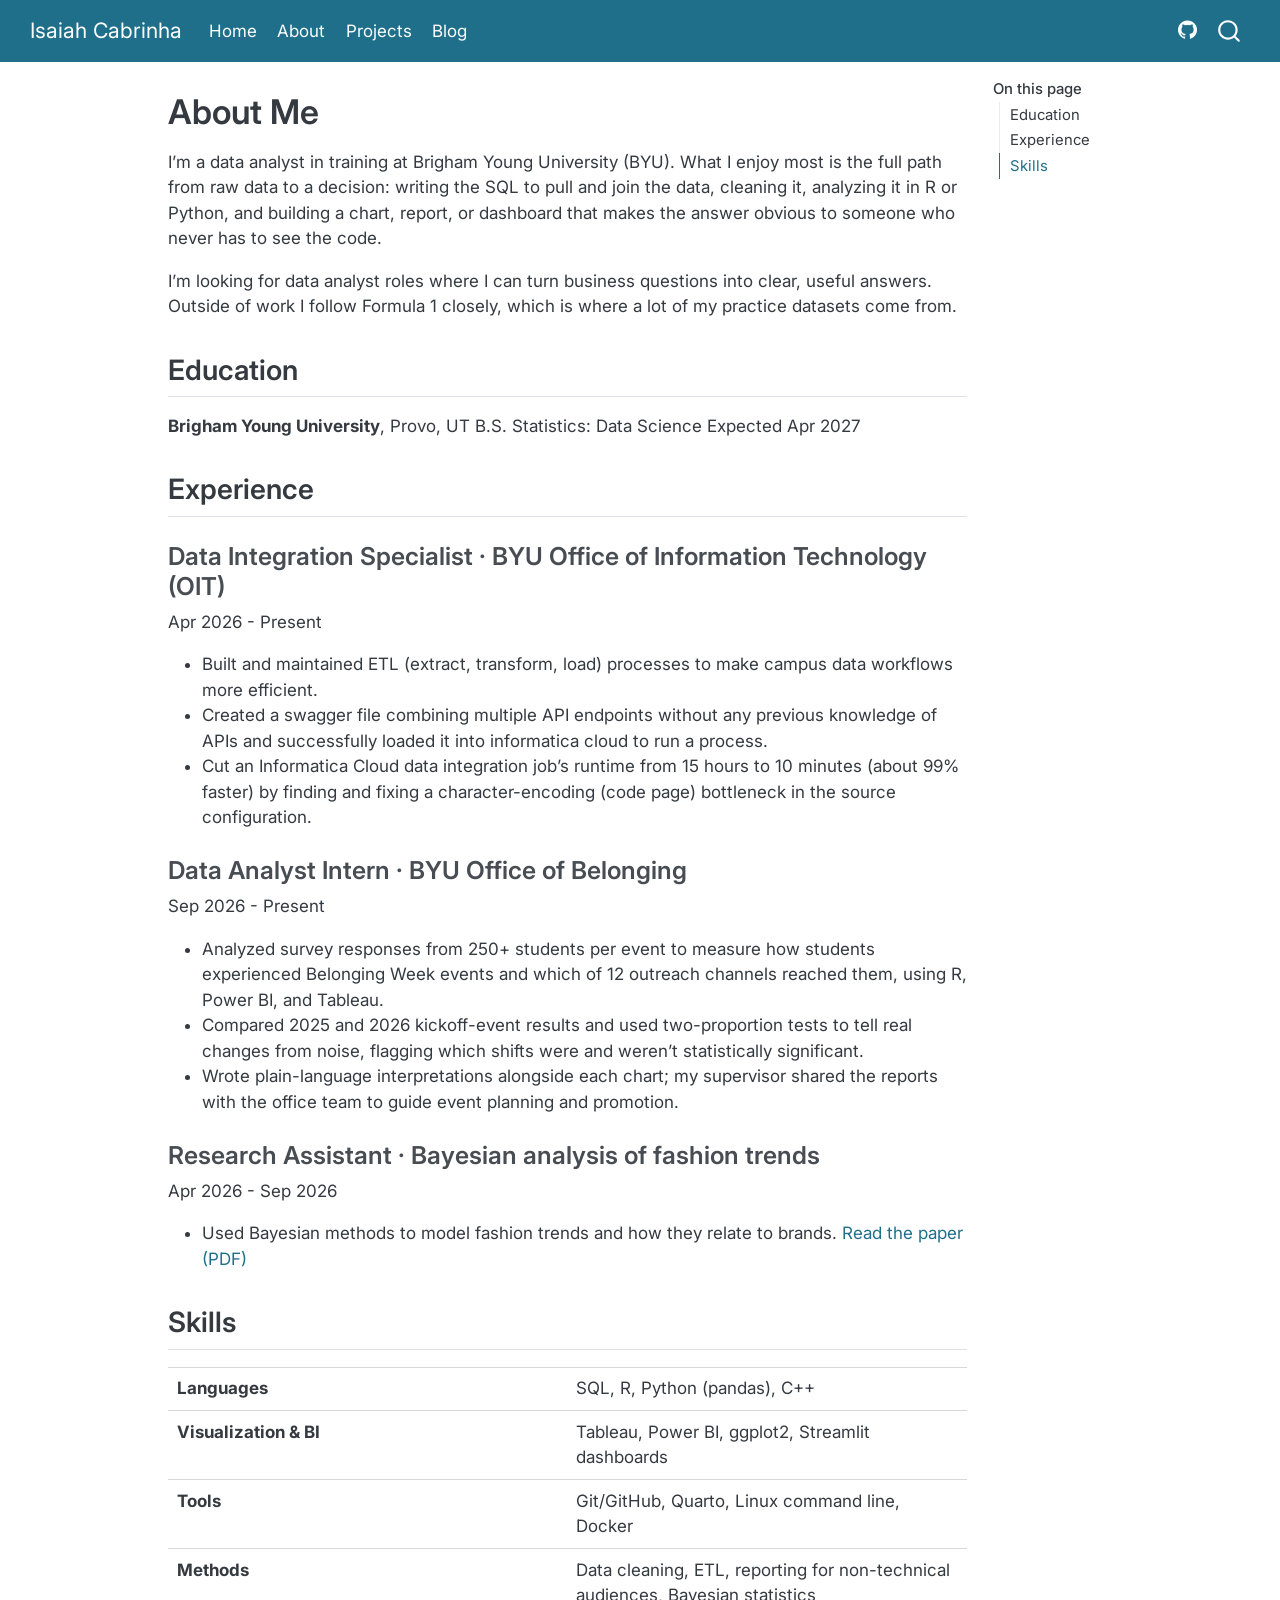
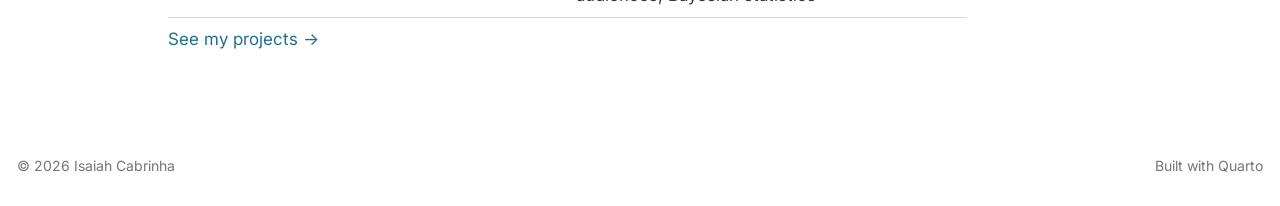
<file: docs/about.html>
<!DOCTYPE html>
<html xmlns="http://www.w3.org/1999/xhtml" lang="en" xml:lang="en"><head>

<meta charset="utf-8">
<meta name="generator" content="quarto-1.10.18">

<meta name="viewport" content="width=device-width, initial-scale=1.0, user-scalable=yes">


<title>About Me – Isaiah Cabrinha</title>
<style>
/* Default styles provided by pandoc.
** See https://pandoc.org/MANUAL.html#variables-for-html for config info.
*/
span.smallcaps{font-variant: small-caps;}
div.columns{display: flex; gap: 1.5em;}
div.column{flex: auto;}
@media screen {
div.columns{gap: min(4vw, 1.5em);}
div.column{overflow-x: auto;}
}
div.hanging-indent{margin-left: 1.5em; text-indent: -1.5em;}
ul.task-list{list-style: none;}
ul.task-list li input[type="checkbox"] {
  width: 0.8em;
  margin: 0 0.8em 0.2em -1em; /* quarto-specific, see https://github.com/quarto-dev/quarto-cli/issues/4556 */ 
  vertical-align: middle;
}
</style>


<script src="site_libs/quarto-nav/quarto-nav.js"></script>
<script src="site_libs/quarto-nav/headroom.min.js"></script>
<script src="site_libs/clipboard/clipboard.min.js"></script>
<script src="site_libs/quarto-search/autocomplete.umd.js"></script>
<script src="site_libs/quarto-search/fuse.min.js"></script>
<script src="site_libs/quarto-search/quarto-search.js"></script>
<meta name="quarto:offset" content="./">
<script src="site_libs/quarto-html/quarto.js" type="module"></script>
<script src="site_libs/quarto-html/tabsets/tabsets.js" type="module"></script>
<script src="site_libs/quarto-html/popper.min.js"></script>
<script src="site_libs/quarto-html/tippy.umd.min.js"></script>
<script src="site_libs/quarto-html/anchor.min.js"></script>
<link href="site_libs/quarto-html/tippy.css" rel="stylesheet">
<link href="site_libs/quarto-html/quarto-syntax-highlighting-64a204ab8560d761af7679ceaba22944.css" rel="stylesheet" id="quarto-text-highlighting-styles">
<script src="site_libs/bootstrap/bootstrap.min.js"></script>
<link href="site_libs/bootstrap/bootstrap-icons.css" rel="stylesheet">
<link href="site_libs/bootstrap/bootstrap-7b19028cf12f9340190ed411bddb90e6.min.css" rel="stylesheet" append-hash="true" id="quarto-bootstrap" data-mode="light">
<script id="quarto-search-options" type="application/json">{
  "location": "navbar",
  "copy-button": false,
  "collapse-after": 3,
  "panel-placement": "end",
  "type": "overlay",
  "limit": 50,
  "keyboard-shortcut": [
    "f",
    "/",
    "s"
  ],
  "show-item-context": false,
  "language": {
    "search-no-results-text": "No results",
    "search-matching-documents-text": "matching documents",
    "search-copy-link-title": "Copy link to search",
    "search-hide-matches-text": "Hide additional matches",
    "search-more-match-text": "more match in this document",
    "search-more-matches-text": "more matches in this document",
    "search-clear-button-title": "Clear",
    "search-text-placeholder": "",
    "search-detached-cancel-button-title": "Cancel",
    "search-submit-button-title": "Submit",
    "search-label": "Search"
  }
}</script>
<style>html{ scroll-behavior: smooth; }</style>


<link rel="stylesheet" href="styles.css">
</head>

<body class="nav-fixed quarto-light">

<div id="quarto-search-results"></div>
  <header id="quarto-header" class="headroom fixed-top">
    <nav class="navbar navbar-expand-lg " data-bs-theme="dark">
      <div class="navbar-container container-fluid">
      <div class="navbar-brand-container mx-auto">
    <a class="navbar-brand" href="./index.html">
    <span class="navbar-title">Isaiah Cabrinha</span>
    </a>
  </div>
            <div id="quarto-search" class="" title="Search"></div>
          <button class="navbar-toggler" type="button" data-bs-toggle="collapse" data-bs-target="#navbarCollapse" aria-controls="navbarCollapse" role="menu" aria-expanded="false" aria-label="Toggle navigation" onclick="if (window.quartoToggleHeadroom) { window.quartoToggleHeadroom(); }">
  <span class="navbar-toggler-icon"></span>
</button>
          <div class="collapse navbar-collapse" id="navbarCollapse">
            <ul class="navbar-nav navbar-nav-scroll me-auto">
  <li class="nav-item">
    <a class="nav-link" href="./index.html"> 
<span class="menu-text">Home</span></a>
  </li>  
  <li class="nav-item">
    <a class="nav-link active" href="./about.html" aria-current="page"> 
<span class="menu-text">About</span></a>
  </li>  
  <li class="nav-item">
    <a class="nav-link" href="./projects.html"> 
<span class="menu-text">Projects</span></a>
  </li>  
  <li class="nav-item">
    <a class="nav-link" href="./blogs.html"> 
<span class="menu-text">Blog</span></a>
  </li>  
</ul>
            <ul class="navbar-nav navbar-nav-scroll ms-auto">
  <li class="nav-item compact">
    <a class="nav-link" href="https://github.com/isaiah-cabrinha"> <i class="bi bi-github" role="img" aria-label="GitHub">
</i> 
<span class="menu-text"></span></a>
  </li>  
</ul>
          </div> <!-- /navcollapse -->
            <div class="quarto-navbar-tools">
</div>
      </div> <!-- /container-fluid -->
    </nav>
</header>
<!-- content -->
<div id="quarto-content" class="quarto-container page-columns page-rows-contents page-layout-article page-navbar">
<!-- sidebar -->
<!-- margin-sidebar -->
    <div id="quarto-margin-sidebar" class="sidebar margin-sidebar">
        <nav id="TOC" role="doc-toc" class="toc-active">
    <h2 id="toc-title">On this page</h2>
   
  <ul>
  <li><a href="#education" id="toc-education" class="nav-link active" data-scroll-target="#education">Education</a></li>
  <li><a href="#experience" id="toc-experience" class="nav-link" data-scroll-target="#experience">Experience</a>
  <ul class="collapse">
  <li><a href="#data-integration-specialist-byu-office-of-information-technology-oit" id="toc-data-integration-specialist-byu-office-of-information-technology-oit" class="nav-link" data-scroll-target="#data-integration-specialist-byu-office-of-information-technology-oit">Data Integration Specialist · BYU Office of Information Technology (OIT)</a></li>
  <li><a href="#data-analyst-intern-byu-office-of-belonging" id="toc-data-analyst-intern-byu-office-of-belonging" class="nav-link" data-scroll-target="#data-analyst-intern-byu-office-of-belonging">Data Analyst Intern · BYU Office of Belonging</a></li>
  <li><a href="#research-assistant-bayesian-analysis-of-fashion-trends" id="toc-research-assistant-bayesian-analysis-of-fashion-trends" class="nav-link" data-scroll-target="#research-assistant-bayesian-analysis-of-fashion-trends">Research Assistant · Bayesian analysis of fashion trends</a></li>
  </ul></li>
  <li><a href="#skills" id="toc-skills" class="nav-link" data-scroll-target="#skills">Skills</a></li>
  </ul>
</nav>
    </div>
<!-- main -->
<main class="content" id="quarto-document-content">

<header id="title-block-header" class="quarto-title-block default">
<div class="quarto-title">
<h1 class="title">About Me</h1>
</div>



<div class="quarto-title-meta">

    
  
    
  </div>
  


</header>


<p>I’m a data analyst in training at Brigham Young University (BYU). What I enjoy most is the full path from raw data to a decision: writing the SQL to pull and join the data, cleaning it, analyzing it in R or Python, and building a chart, report, or dashboard that makes the answer obvious to someone who never has to see the code.</p>
<p>I’m looking for data analyst roles where I can turn business questions into clear, useful answers. Outside of work I follow Formula 1 closely, which is where a lot of my practice datasets come from.</p>
<section id="education" class="level2">
<h2 class="anchored" data-anchor-id="education">Education</h2>
<p><strong>Brigham Young University</strong>, Provo, UT B.S. Statistics: Data Science Expected Apr 2027</p>
</section>
<section id="experience" class="level2">
<h2 class="anchored" data-anchor-id="experience">Experience</h2>
<section id="data-integration-specialist-byu-office-of-information-technology-oit" class="level3">
<h3 class="anchored" data-anchor-id="data-integration-specialist-byu-office-of-information-technology-oit">Data Integration Specialist · BYU Office of Information Technology (OIT)</h3>
<p>Apr 2026 - Present</p>
<ul>
<li>Built and maintained ETL (extract, transform, load) processes to make campus data workflows more efficient.</li>
<li>Created a swagger file combining multiple API endpoints without any previous knowledge of APIs and successfully loaded it into informatica cloud to run a process.</li>
<li>Cut an Informatica Cloud data integration job’s runtime from 15 hours to 10 minutes (about 99% faster) by finding and fixing a character-encoding (code page) bottleneck in the source configuration.</li>
</ul>
</section>
<section id="data-analyst-intern-byu-office-of-belonging" class="level3">
<h3 class="anchored" data-anchor-id="data-analyst-intern-byu-office-of-belonging">Data Analyst Intern · BYU Office of Belonging</h3>
<p>Sep 2026 - Present</p>
<ul>
<li>Analyzed survey responses from 250+ students per event to measure how students experienced Belonging Week events and which of 12 outreach channels reached them, using R, Power BI, and Tableau.</li>
<li>Compared 2025 and 2026 kickoff-event results and used two-proportion tests to tell real changes from noise, flagging which shifts were and weren’t statistically significant.</li>
<li>Wrote plain-language interpretations alongside each chart; my supervisor shared the reports with the office team to guide event planning and promotion.</li>
</ul>
</section>
<section id="research-assistant-bayesian-analysis-of-fashion-trends" class="level3">
<h3 class="anchored" data-anchor-id="research-assistant-bayesian-analysis-of-fashion-trends">Research Assistant · Bayesian analysis of fashion trends</h3>
<p>Apr 2026 - Sep 2026</p>
<ul>
<li>Used Bayesian methods to model fashion trends and how they relate to brands. <a href="files/Fashion-Trend-Research.pdf">Read the paper (PDF)</a></li>
</ul>
</section>
</section>
<section id="skills" class="level2">
<h2 class="anchored" data-anchor-id="skills">Skills</h2>
<table class="caption-top table">
<colgroup>
<col style="width: 50%">
<col style="width: 50%">
</colgroup>
<tbody>
<tr class="odd">
<td><strong>Languages</strong></td>
<td>SQL, R, Python (pandas), C++</td>
</tr>
<tr class="even">
<td><strong>Visualization &amp; BI</strong></td>
<td>Tableau, Power BI, ggplot2, Streamlit dashboards</td>
</tr>
<tr class="odd">
<td><strong>Tools</strong></td>
<td>Git/GitHub, Quarto, Linux command line, Docker</td>
</tr>
<tr class="even">
<td><strong>Methods</strong></td>
<td>Data cleaning, ETL, reporting for non-technical audiences, Bayesian statistics</td>
</tr>
</tbody>
</table>
<p><a href="./projects.html">See my projects →</a></p>


</section>

</main> <!-- /main -->
<script id="quarto-html-after-body" type="application/javascript">
  window.document.addEventListener("DOMContentLoaded", function (event) {
    const icon = "";
    const anchorJS = new window.AnchorJS();
    anchorJS.options = {
      placement: 'right',
      icon: icon
    };
    anchorJS.add('.anchored');
    const isCodeAnnotation = (el) => {
      for (const clz of el.classList) {
        if (clz.startsWith('code-annotation-')) {                     
          return true;
        }
      }
      return false;
    }
    const onCopySuccess = function(e) {
      // button target
      const button = e.trigger;
      // don't keep focus
      button.blur();
      // flash "checked"
      button.classList.add('code-copy-button-checked');
      var currentTitle = button.getAttribute("title");
      button.setAttribute("title", "Copied!");
      let tooltip;
      if (window.bootstrap) {
        button.setAttribute("data-bs-toggle", "tooltip");
        button.setAttribute("data-bs-placement", "left");
        button.setAttribute("data-bs-title", "Copied!");
        tooltip = new bootstrap.Tooltip(button, 
          { trigger: "manual", 
            customClass: "code-copy-button-tooltip",
            offset: [0, -8]});
        tooltip.show();    
      }
      setTimeout(function() {
        if (tooltip) {
          tooltip.hide();
          button.removeAttribute("data-bs-title");
          button.removeAttribute("data-bs-toggle");
          button.removeAttribute("data-bs-placement");
        }
        button.setAttribute("title", currentTitle);
        button.classList.remove('code-copy-button-checked');
      }, 1000);
      // clear code selection
      e.clearSelection();
    }
    const getTextToCopy = function(trigger) {
      const outerScaffold = trigger.parentElement.cloneNode(true);
      const codeEl = outerScaffold.querySelector('code');
      for (const childEl of codeEl.children) {
        if (isCodeAnnotation(childEl)) {
          childEl.remove();
        }
      }
      return codeEl.innerText;
    }
    const clipboard = new window.ClipboardJS('.code-copy-button:not([data-in-quarto-modal])', {
      text: getTextToCopy
    });
    clipboard.on('success', onCopySuccess);
    if (window.document.getElementById('quarto-embedded-source-code-modal')) {
      const clipboardModal = new window.ClipboardJS('.code-copy-button[data-in-quarto-modal]', {
        text: getTextToCopy,
        container: window.document.getElementById('quarto-embedded-source-code-modal')
      });
      clipboardModal.on('success', onCopySuccess);
    }
      var localhostRegex = new RegExp(/^(?:http|https):\/\/localhost\:?[0-9]*\//);
      var mailtoRegex = new RegExp(/^mailto:/);
        var filterRegex = new RegExp("https:\/\/isaiah-cabrinha\.github\.io");
      var isInternal = (href) => {
          return filterRegex.test(href) || localhostRegex.test(href) || mailtoRegex.test(href);
      }
      // Inspect non-navigation links and adorn them if external
     var links = window.document.querySelectorAll('a[href]:not(.nav-link):not(.navbar-brand):not(.toc-action):not(.sidebar-link):not(.sidebar-item-toggle):not(.pagination-link):not(.no-external):not([aria-hidden]):not(.dropdown-item):not(.quarto-navigation-tool):not(.about-link)');
      for (var i=0; i<links.length; i++) {
        const link = links[i];
        if (!isInternal(link.href)) {
          // undo the damage that might have been done by quarto-nav.js in the case of
          // links that we want to consider external
          if (link.dataset.originalHref !== undefined) {
            link.href = link.dataset.originalHref;
          }
            // target, if specified
            link.setAttribute("target", "_blank");
            if (link.getAttribute("rel") === null) {
              link.setAttribute("rel", "noopener");
            }
        }
      }
    function tippyHover(el, contentFn, onTriggerFn, onUntriggerFn) {
      const config = {
        allowHTML: true,
        maxWidth: 500,
        delay: 100,
        arrow: false,
        appendTo: function(el) {
            return el.parentElement;
        },
        interactive: true,
        interactiveBorder: 10,
        theme: 'quarto',
        placement: 'bottom-start',
      };
      if (contentFn) {
        config.content = contentFn;
      }
      if (onTriggerFn) {
        config.onTrigger = onTriggerFn;
      }
      if (onUntriggerFn) {
        config.onUntrigger = onUntriggerFn;
      }
      window.tippy(el, config); 
    }
    const noterefs = window.document.querySelectorAll('a[role="doc-noteref"]');
    for (var i=0; i<noterefs.length; i++) {
      const ref = noterefs[i];
      tippyHover(ref, function() {
        // use id or data attribute instead here
        let href = ref.getAttribute('data-footnote-href') || ref.getAttribute('href');
        try { href = new URL(href).hash; } catch {}
        const id = href.replace(/^#\/?/, "");
        const note = window.document.getElementById(id);
        if (note) {
          return note.innerHTML;
        } else {
          return "";
        }
      });
    }
    const xrefs = window.document.querySelectorAll('a.quarto-xref');
    const processXRef = (id, note) => {
      // Strip column container classes
      const stripColumnClz = (el) => {
        el.classList.remove("page-full", "page-columns");
        if (el.children) {
          for (const child of el.children) {
            stripColumnClz(child);
          }
        }
      }
      stripColumnClz(note)
      if (id === null || id.startsWith('sec-')) {
        // Special case sections, only their first couple elements
        const container = document.createElement("div");
        if (note.children && note.children.length > 2) {
          container.appendChild(note.children[0].cloneNode(true));
          for (let i = 1; i < note.children.length; i++) {
            const child = note.children[i];
            if (child.tagName === "P" && child.innerText === "") {
              continue;
            } else {
              container.appendChild(child.cloneNode(true));
              break;
            }
          }
          if (window.Quarto?.typesetMath) {
            window.Quarto.typesetMath(container);
          }
          return container.innerHTML
        } else {
          if (window.Quarto?.typesetMath) {
            window.Quarto.typesetMath(note);
          }
          return note.innerHTML;
        }
      } else {
        // Remove any anchor links if they are present
        const anchorLink = note.querySelector('a.anchorjs-link');
        if (anchorLink) {
          anchorLink.remove();
        }
        if (window.Quarto?.typesetMath) {
          window.Quarto.typesetMath(note);
        }
        if (note.classList.contains("callout")) {
          return note.outerHTML;
        } else {
          return note.innerHTML;
        }
      }
    }
    for (var i=0; i<xrefs.length; i++) {
      const xref = xrefs[i];
      tippyHover(xref, undefined, function(instance) {
        instance.disable();
        let url = xref.getAttribute('href');
        let hash = undefined; 
        if (url.startsWith('#')) {
          hash = url;
        } else {
          try { hash = new URL(url).hash; } catch {}
        }
        if (hash) {
          const id = hash.replace(/^#\/?/, "");
          const note = window.document.getElementById(id);
          if (note !== null) {
            try {
              const html = processXRef(id, note.cloneNode(true));
              instance.setContent(html);
            } finally {
              instance.enable();
              instance.show();
            }
          } else {
            // See if we can fetch this
            fetch(url.split('#')[0])
            .then(res => res.text())
            .then(html => {
              const parser = new DOMParser();
              const htmlDoc = parser.parseFromString(html, "text/html");
              const note = htmlDoc.getElementById(id);
              if (note !== null) {
                const html = processXRef(id, note);
                instance.setContent(html);
              } 
            }).finally(() => {
              instance.enable();
              instance.show();
            });
          }
        } else {
          // See if we can fetch a full url (with no hash to target)
          // This is a special case and we should probably do some content thinning / targeting
          fetch(url)
          .then(res => res.text())
          .then(html => {
            const parser = new DOMParser();
            const htmlDoc = parser.parseFromString(html, "text/html");
            const note = htmlDoc.querySelector('main.content');
            if (note !== null) {
              // This should only happen for chapter cross references
              // (since there is no id in the URL)
              // remove the first header
              if (note.children.length > 0 && note.children[0].tagName === "HEADER") {
                note.children[0].remove();
              }
              const html = processXRef(null, note);
              instance.setContent(html);
            } 
          }).finally(() => {
            instance.enable();
            instance.show();
          });
        }
      }, function(instance) {
      });
    }
        let selectedAnnoteEl;
        const selectorForAnnotation = ( cell, annotation) => {
          let cellAttr = 'data-code-cell="' + cell + '"';
          let lineAttr = 'data-code-annotation="' +  annotation + '"';
          const selector = 'span[' + cellAttr + '][' + lineAttr + ']';
          return selector;
        }
        const selectCodeLines = (annoteEl) => {
          const doc = window.document;
          const targetCell = annoteEl.getAttribute("data-target-cell");
          const targetAnnotation = annoteEl.getAttribute("data-target-annotation");
          const annoteSpan = window.document.querySelector(selectorForAnnotation(targetCell, targetAnnotation));
          const lines = annoteSpan.getAttribute("data-code-lines").split(",");
          const lineIds = lines.map((line) => {
            return targetCell + "-" + line;
          })
          let top = null;
          let height = null;
          let parent = null;
          if (lineIds.length > 0) {
              //compute the position of the single el (top and bottom and make a div)
              const el = window.document.getElementById(lineIds[0]);
              top = el.offsetTop;
              height = el.offsetHeight;
              parent = el.parentElement.parentElement;
            if (lineIds.length > 1) {
              const lastEl = window.document.getElementById(lineIds[lineIds.length - 1]);
              const bottom = lastEl.offsetTop + lastEl.offsetHeight;
              height = bottom - top;
            }
            if (top !== null && height !== null && parent !== null) {
              // cook up a div (if necessary) and position it 
              let div = window.document.getElementById("code-annotation-line-highlight");
              if (div === null) {
                div = window.document.createElement("div");
                div.setAttribute("id", "code-annotation-line-highlight");
                div.style.position = 'absolute';
                parent.appendChild(div);
              }
              div.style.top = top - 2 + "px";
              div.style.height = height + 4 + "px";
              div.style.left = 0;
              let gutterDiv = window.document.getElementById("code-annotation-line-highlight-gutter");
              if (gutterDiv === null) {
                gutterDiv = window.document.createElement("div");
                gutterDiv.setAttribute("id", "code-annotation-line-highlight-gutter");
                gutterDiv.style.position = 'absolute';
                const codeCell = window.document.getElementById(targetCell);
                const gutter = codeCell.querySelector('.code-annotation-gutter');
                gutter.appendChild(gutterDiv);
              }
              gutterDiv.style.top = top - 2 + "px";
              gutterDiv.style.height = height + 4 + "px";
            }
            selectedAnnoteEl = annoteEl;
          }
        };
        const unselectCodeLines = () => {
          const elementsIds = ["code-annotation-line-highlight", "code-annotation-line-highlight-gutter"];
          elementsIds.forEach((elId) => {
            const div = window.document.getElementById(elId);
            if (div) {
              div.remove();
            }
          });
          selectedAnnoteEl = undefined;
        };
          // Handle positioning of the toggle
      window.addEventListener(
        "resize",
        throttle(() => {
          elRect = undefined;
          if (selectedAnnoteEl) {
            selectCodeLines(selectedAnnoteEl);
          }
        }, 10)
      );
      function throttle(fn, ms) {
      let throttle = false;
      let timer;
        return (...args) => {
          if(!throttle) { // first call gets through
              fn.apply(this, args);
              throttle = true;
          } else { // all the others get throttled
              if(timer) clearTimeout(timer); // cancel #2
              timer = setTimeout(() => {
                fn.apply(this, args);
                timer = throttle = false;
              }, ms);
          }
        };
      }
        // Attach click handler to the DT
        const annoteDls = window.document.querySelectorAll('dt[data-target-cell]');
        for (const annoteDlNode of annoteDls) {
          annoteDlNode.addEventListener('click', (event) => {
            const clickedEl = event.target;
            if (clickedEl !== selectedAnnoteEl) {
              unselectCodeLines();
              const activeEl = window.document.querySelector('dt[data-target-cell].code-annotation-active');
              if (activeEl) {
                activeEl.classList.remove('code-annotation-active');
              }
              selectCodeLines(clickedEl);
              clickedEl.classList.add('code-annotation-active');
            } else {
              // Unselect the line
              unselectCodeLines();
              clickedEl.classList.remove('code-annotation-active');
            }
          });
        }
    const findCites = (el) => {
      const parentEl = el.parentElement;
      if (parentEl) {
        const cites = parentEl.dataset.cites;
        if (cites) {
          return {
            el,
            cites: cites.split(' ')
          };
        } else {
          return findCites(el.parentElement)
        }
      } else {
        return undefined;
      }
    };
    var bibliorefs = window.document.querySelectorAll('a[role="doc-biblioref"]');
    for (var i=0; i<bibliorefs.length; i++) {
      const ref = bibliorefs[i];
      const citeInfo = findCites(ref);
      if (citeInfo) {
        tippyHover(citeInfo.el, function() {
          var popup = window.document.createElement('div');
          citeInfo.cites.forEach(function(cite) {
            var citeDiv = window.document.createElement('div');
            citeDiv.classList.add('hanging-indent');
            citeDiv.classList.add('csl-entry');
            var biblioDiv = window.document.getElementById('ref-' + cite);
            if (biblioDiv) {
              citeDiv.innerHTML = biblioDiv.innerHTML;
            }
            popup.appendChild(citeDiv);
          });
          return popup.innerHTML;
        });
      }
    }
  });
  </script>
</div> <!-- /content -->
<footer class="footer">
  <div class="nav-footer">
    <div class="nav-footer-left">
<p>© 2026 Isaiah Cabrinha</p>
</div>   
    <div class="nav-footer-center">
      &nbsp;
    </div>
    <div class="nav-footer-right">
<p>Built with <a href="https://quarto.org">Quarto</a></p>
</div>
  </div>
</footer>




<script src="site_libs/quarto-html/zenscroll-min.js"></script>
</body></html>
</file>
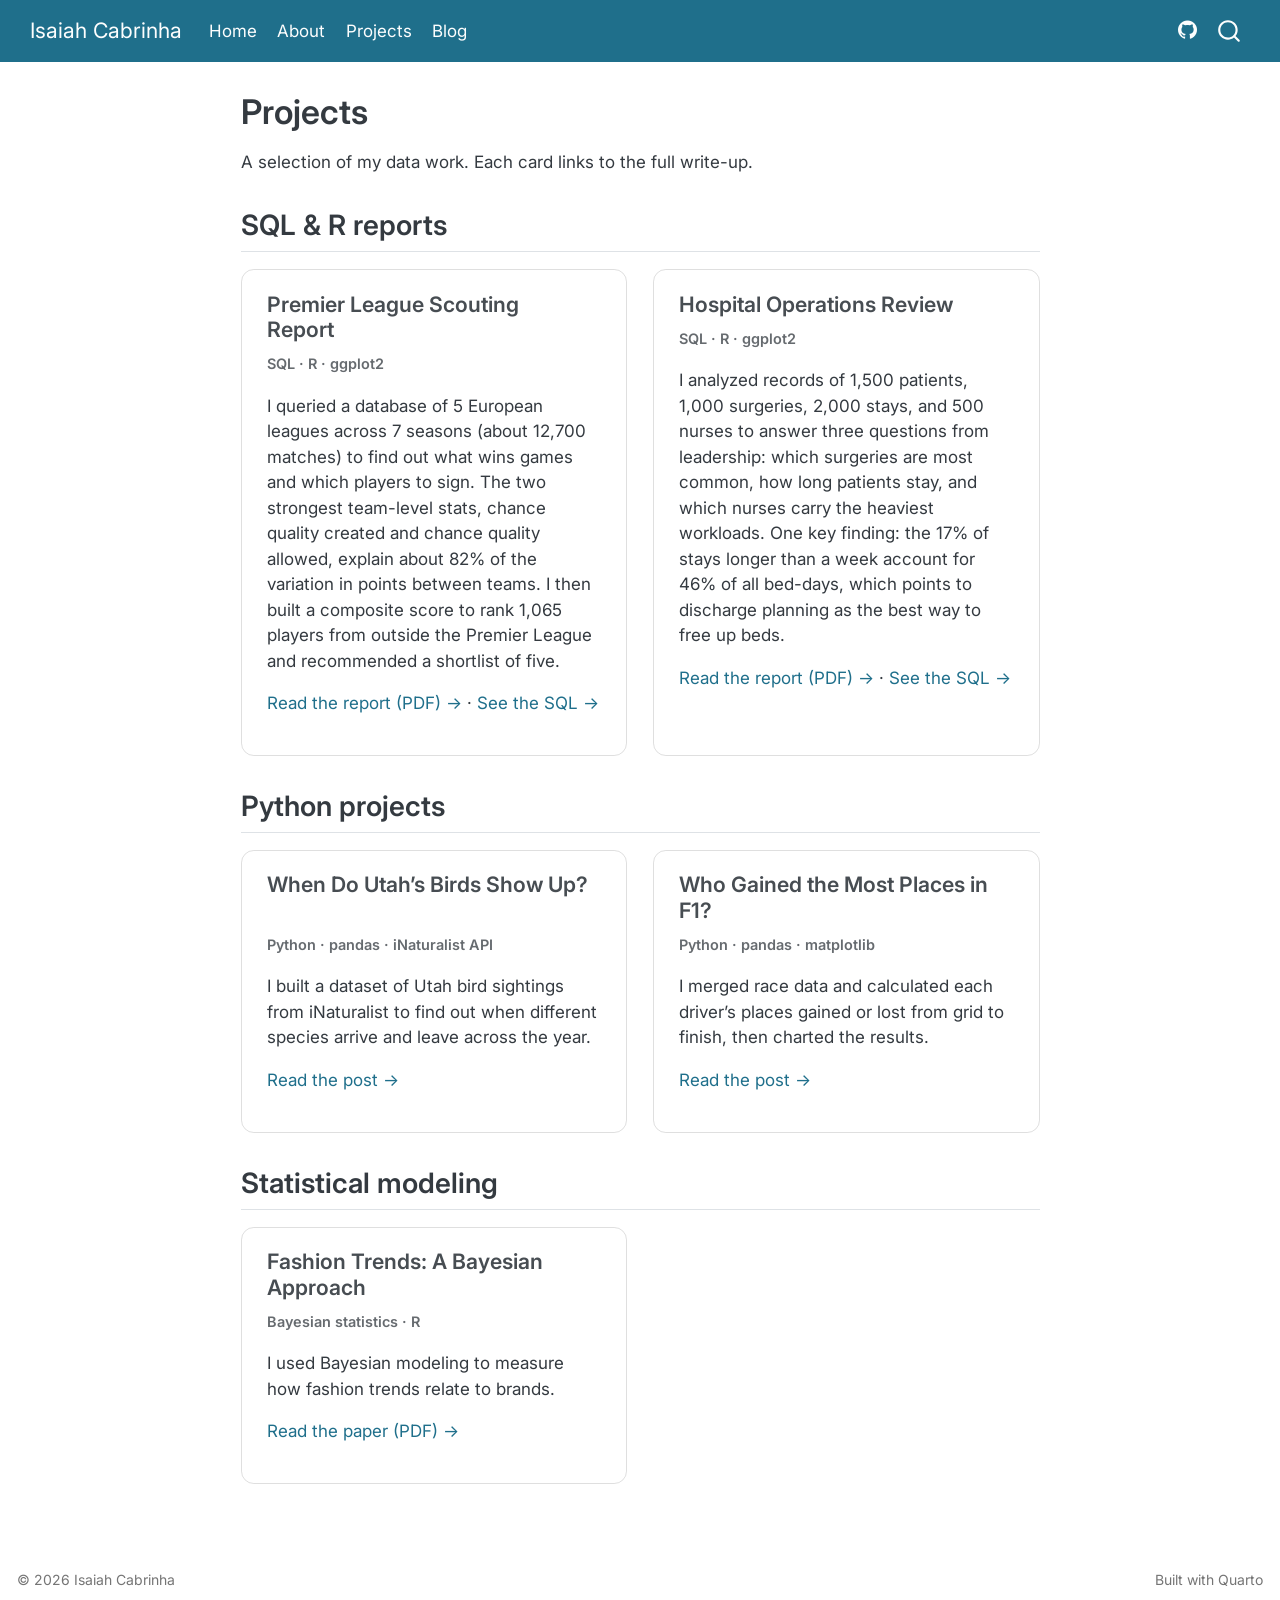
<file: docs/projects.html>
<!DOCTYPE html>
<html xmlns="http://www.w3.org/1999/xhtml" lang="en" xml:lang="en"><head>

<meta charset="utf-8">
<meta name="generator" content="quarto-1.10.18">

<meta name="viewport" content="width=device-width, initial-scale=1.0, user-scalable=yes">


<title>Projects – Isaiah Cabrinha</title>
<style>
/* Default styles provided by pandoc.
** See https://pandoc.org/MANUAL.html#variables-for-html for config info.
*/
span.smallcaps{font-variant: small-caps;}
div.columns{display: flex; gap: 1.5em;}
div.column{flex: auto;}
@media screen {
div.columns{gap: min(4vw, 1.5em);}
div.column{overflow-x: auto;}
}
div.hanging-indent{margin-left: 1.5em; text-indent: -1.5em;}
ul.task-list{list-style: none;}
ul.task-list li input[type="checkbox"] {
  width: 0.8em;
  margin: 0 0.8em 0.2em -1em; /* quarto-specific, see https://github.com/quarto-dev/quarto-cli/issues/4556 */ 
  vertical-align: middle;
}
</style>


<script src="site_libs/quarto-nav/quarto-nav.js"></script>
<script src="site_libs/quarto-nav/headroom.min.js"></script>
<script src="site_libs/clipboard/clipboard.min.js"></script>
<script src="site_libs/quarto-search/autocomplete.umd.js"></script>
<script src="site_libs/quarto-search/fuse.min.js"></script>
<script src="site_libs/quarto-search/quarto-search.js"></script>
<meta name="quarto:offset" content="./">
<script src="site_libs/quarto-html/quarto.js" type="module"></script>
<script src="site_libs/quarto-html/tabsets/tabsets.js" type="module"></script>
<script src="site_libs/quarto-html/popper.min.js"></script>
<script src="site_libs/quarto-html/tippy.umd.min.js"></script>
<script src="site_libs/quarto-html/anchor.min.js"></script>
<link href="site_libs/quarto-html/tippy.css" rel="stylesheet">
<link href="site_libs/quarto-html/quarto-syntax-highlighting-64a204ab8560d761af7679ceaba22944.css" rel="stylesheet" id="quarto-text-highlighting-styles">
<script src="site_libs/bootstrap/bootstrap.min.js"></script>
<link href="site_libs/bootstrap/bootstrap-icons.css" rel="stylesheet">
<link href="site_libs/bootstrap/bootstrap-7b19028cf12f9340190ed411bddb90e6.min.css" rel="stylesheet" append-hash="true" id="quarto-bootstrap" data-mode="light">
<script id="quarto-search-options" type="application/json">{
  "location": "navbar",
  "copy-button": false,
  "collapse-after": 3,
  "panel-placement": "end",
  "type": "overlay",
  "limit": 50,
  "keyboard-shortcut": [
    "f",
    "/",
    "s"
  ],
  "show-item-context": false,
  "language": {
    "search-no-results-text": "No results",
    "search-matching-documents-text": "matching documents",
    "search-copy-link-title": "Copy link to search",
    "search-hide-matches-text": "Hide additional matches",
    "search-more-match-text": "more match in this document",
    "search-more-matches-text": "more matches in this document",
    "search-clear-button-title": "Clear",
    "search-text-placeholder": "",
    "search-detached-cancel-button-title": "Cancel",
    "search-submit-button-title": "Submit",
    "search-label": "Search"
  }
}</script>
<style>html{ scroll-behavior: smooth; }</style>


<link rel="stylesheet" href="styles.css">
</head>

<body class="nav-fixed fullcontent quarto-light">

<div id="quarto-search-results"></div>
  <header id="quarto-header" class="headroom fixed-top">
    <nav class="navbar navbar-expand-lg " data-bs-theme="dark">
      <div class="navbar-container container-fluid">
      <div class="navbar-brand-container mx-auto">
    <a class="navbar-brand" href="./index.html">
    <span class="navbar-title">Isaiah Cabrinha</span>
    </a>
  </div>
            <div id="quarto-search" class="" title="Search"></div>
          <button class="navbar-toggler" type="button" data-bs-toggle="collapse" data-bs-target="#navbarCollapse" aria-controls="navbarCollapse" role="menu" aria-expanded="false" aria-label="Toggle navigation" onclick="if (window.quartoToggleHeadroom) { window.quartoToggleHeadroom(); }">
  <span class="navbar-toggler-icon"></span>
</button>
          <div class="collapse navbar-collapse" id="navbarCollapse">
            <ul class="navbar-nav navbar-nav-scroll me-auto">
  <li class="nav-item">
    <a class="nav-link" href="./index.html"> 
<span class="menu-text">Home</span></a>
  </li>  
  <li class="nav-item">
    <a class="nav-link" href="./about.html"> 
<span class="menu-text">About</span></a>
  </li>  
  <li class="nav-item">
    <a class="nav-link active" href="./projects.html" aria-current="page"> 
<span class="menu-text">Projects</span></a>
  </li>  
  <li class="nav-item">
    <a class="nav-link" href="./blogs.html"> 
<span class="menu-text">Blog</span></a>
  </li>  
</ul>
            <ul class="navbar-nav navbar-nav-scroll ms-auto">
  <li class="nav-item compact">
    <a class="nav-link" href="https://github.com/isaiah-cabrinha"> <i class="bi bi-github" role="img" aria-label="GitHub">
</i> 
<span class="menu-text"></span></a>
  </li>  
</ul>
          </div> <!-- /navcollapse -->
            <div class="quarto-navbar-tools">
</div>
      </div> <!-- /container-fluid -->
    </nav>
</header>
<!-- content -->
<div id="quarto-content" class="quarto-container page-columns page-rows-contents page-layout-article page-navbar">
<!-- sidebar -->
<!-- margin-sidebar -->
    
<!-- main -->
<main class="content" id="quarto-document-content">

<header id="title-block-header" class="quarto-title-block default">
<div class="quarto-title">
<h1 class="title">Projects</h1>
</div>



<div class="quarto-title-meta">

    
  
    
  </div>
  


</header>


<p>A selection of my data work. Each card links to the full write-up.</p>
<section id="sql-r-reports" class="level2">
<h2 class="anchored" data-anchor-id="sql-r-reports">SQL &amp; R reports</h2>
<div class="grid">
<section id="premier-league-scouting-report" class="level3 g-col-12 g-col-md-6 project-card">
<h3 class="anchored" data-anchor-id="premier-league-scouting-report">Premier League Scouting Report</h3>
<p><strong>SQL · R · ggplot2</strong></p>
<p>I queried a database of 5 European leagues across 7 seasons (about 12,700 matches) to find out what wins games and which players to sign. The two strongest team-level stats, chance quality created and chance quality allowed, explain about 82% of the variation in points between teams. I then built a composite score to rank 1,065 players from outside the Premier League and recommended a shortlist of five.</p>
<p><a href="files/Football-Scouting-Report.pdf">Read the report (PDF) →</a> · <a href="./projects/football-sql.html">See the SQL →</a></p>
</section>
<section id="hospital-operations-review" class="level3 g-col-12 g-col-md-6 project-card">
<h3 class="anchored" data-anchor-id="hospital-operations-review">Hospital Operations Review</h3>
<p><strong>SQL · R · ggplot2</strong></p>
<p>I analyzed records of 1,500 patients, 1,000 surgeries, 2,000 stays, and 500 nurses to answer three questions from leadership: which surgeries are most common, how long patients stay, and which nurses carry the heaviest workloads. One key finding: the 17% of stays longer than a week account for 46% of all bed-days, which points to discharge planning as the best way to free up beds.</p>
<p><a href="files/Hospital-Operations-Report.pdf">Read the report (PDF) →</a> · <a href="./projects/hospital-sql.html">See the SQL →</a></p>
</section>
</div>
</section>
<section id="python-projects" class="level2">
<h2 class="anchored" data-anchor-id="python-projects">Python projects</h2>
<div class="grid">
<section id="when-do-utahs-birds-show-up" class="level3 g-col-12 g-col-md-6 project-card">
<h3 class="anchored" data-anchor-id="when-do-utahs-birds-show-up">When Do Utah’s Birds Show Up?</h3>
<p><strong>Python · pandas · iNaturalist API</strong></p>
<p>I built a dataset of Utah bird sightings from iNaturalist to find out when different species arrive and leave across the year.</p>
<p><a href="./posts/utah-birds-blog.html">Read the post →</a></p>
</section>
<section id="who-gained-the-most-places-in-f1" class="level3 g-col-12 g-col-md-6 project-card">
<h3 class="anchored" data-anchor-id="who-gained-the-most-places-in-f1">Who Gained the Most Places in F1?</h3>
<p><strong>Python · pandas · matplotlib</strong></p>
<p>I merged race data and calculated each driver’s places gained or lost from grid to finish, then charted the results.</p>
<p><a href="./posts/f1-positions/f1.html">Read the post →</a></p>
</section>
</div>
</section>
<section id="statistical-modeling" class="level2">
<h2 class="anchored" data-anchor-id="statistical-modeling">Statistical modeling</h2>
<div class="grid">
<section id="fashion-trends-a-bayesian-approach" class="level3 g-col-12 g-col-md-6 project-card">
<h3 class="anchored" data-anchor-id="fashion-trends-a-bayesian-approach">Fashion Trends: A Bayesian Approach</h3>
<p><strong>Bayesian statistics · R</strong></p>
<p>I used Bayesian modeling to measure how fashion trends relate to brands.</p>
<p><a href="files/Fashion-Trend-Research.pdf">Read the paper (PDF) →</a></p>
</section>
</div>


</section>

</main> <!-- /main -->
<script id="quarto-html-after-body" type="application/javascript">
  window.document.addEventListener("DOMContentLoaded", function (event) {
    const icon = "";
    const anchorJS = new window.AnchorJS();
    anchorJS.options = {
      placement: 'right',
      icon: icon
    };
    anchorJS.add('.anchored');
    const isCodeAnnotation = (el) => {
      for (const clz of el.classList) {
        if (clz.startsWith('code-annotation-')) {                     
          return true;
        }
      }
      return false;
    }
    const onCopySuccess = function(e) {
      // button target
      const button = e.trigger;
      // don't keep focus
      button.blur();
      // flash "checked"
      button.classList.add('code-copy-button-checked');
      var currentTitle = button.getAttribute("title");
      button.setAttribute("title", "Copied!");
      let tooltip;
      if (window.bootstrap) {
        button.setAttribute("data-bs-toggle", "tooltip");
        button.setAttribute("data-bs-placement", "left");
        button.setAttribute("data-bs-title", "Copied!");
        tooltip = new bootstrap.Tooltip(button, 
          { trigger: "manual", 
            customClass: "code-copy-button-tooltip",
            offset: [0, -8]});
        tooltip.show();    
      }
      setTimeout(function() {
        if (tooltip) {
          tooltip.hide();
          button.removeAttribute("data-bs-title");
          button.removeAttribute("data-bs-toggle");
          button.removeAttribute("data-bs-placement");
        }
        button.setAttribute("title", currentTitle);
        button.classList.remove('code-copy-button-checked');
      }, 1000);
      // clear code selection
      e.clearSelection();
    }
    const getTextToCopy = function(trigger) {
      const outerScaffold = trigger.parentElement.cloneNode(true);
      const codeEl = outerScaffold.querySelector('code');
      for (const childEl of codeEl.children) {
        if (isCodeAnnotation(childEl)) {
          childEl.remove();
        }
      }
      return codeEl.innerText;
    }
    const clipboard = new window.ClipboardJS('.code-copy-button:not([data-in-quarto-modal])', {
      text: getTextToCopy
    });
    clipboard.on('success', onCopySuccess);
    if (window.document.getElementById('quarto-embedded-source-code-modal')) {
      const clipboardModal = new window.ClipboardJS('.code-copy-button[data-in-quarto-modal]', {
        text: getTextToCopy,
        container: window.document.getElementById('quarto-embedded-source-code-modal')
      });
      clipboardModal.on('success', onCopySuccess);
    }
      var localhostRegex = new RegExp(/^(?:http|https):\/\/localhost\:?[0-9]*\//);
      var mailtoRegex = new RegExp(/^mailto:/);
        var filterRegex = new RegExp("https:\/\/isaiah-cabrinha\.github\.io");
      var isInternal = (href) => {
          return filterRegex.test(href) || localhostRegex.test(href) || mailtoRegex.test(href);
      }
      // Inspect non-navigation links and adorn them if external
     var links = window.document.querySelectorAll('a[href]:not(.nav-link):not(.navbar-brand):not(.toc-action):not(.sidebar-link):not(.sidebar-item-toggle):not(.pagination-link):not(.no-external):not([aria-hidden]):not(.dropdown-item):not(.quarto-navigation-tool):not(.about-link)');
      for (var i=0; i<links.length; i++) {
        const link = links[i];
        if (!isInternal(link.href)) {
          // undo the damage that might have been done by quarto-nav.js in the case of
          // links that we want to consider external
          if (link.dataset.originalHref !== undefined) {
            link.href = link.dataset.originalHref;
          }
            // target, if specified
            link.setAttribute("target", "_blank");
            if (link.getAttribute("rel") === null) {
              link.setAttribute("rel", "noopener");
            }
        }
      }
    function tippyHover(el, contentFn, onTriggerFn, onUntriggerFn) {
      const config = {
        allowHTML: true,
        maxWidth: 500,
        delay: 100,
        arrow: false,
        appendTo: function(el) {
            return el.parentElement;
        },
        interactive: true,
        interactiveBorder: 10,
        theme: 'quarto',
        placement: 'bottom-start',
      };
      if (contentFn) {
        config.content = contentFn;
      }
      if (onTriggerFn) {
        config.onTrigger = onTriggerFn;
      }
      if (onUntriggerFn) {
        config.onUntrigger = onUntriggerFn;
      }
      window.tippy(el, config); 
    }
    const noterefs = window.document.querySelectorAll('a[role="doc-noteref"]');
    for (var i=0; i<noterefs.length; i++) {
      const ref = noterefs[i];
      tippyHover(ref, function() {
        // use id or data attribute instead here
        let href = ref.getAttribute('data-footnote-href') || ref.getAttribute('href');
        try { href = new URL(href).hash; } catch {}
        const id = href.replace(/^#\/?/, "");
        const note = window.document.getElementById(id);
        if (note) {
          return note.innerHTML;
        } else {
          return "";
        }
      });
    }
    const xrefs = window.document.querySelectorAll('a.quarto-xref');
    const processXRef = (id, note) => {
      // Strip column container classes
      const stripColumnClz = (el) => {
        el.classList.remove("page-full", "page-columns");
        if (el.children) {
          for (const child of el.children) {
            stripColumnClz(child);
          }
        }
      }
      stripColumnClz(note)
      if (id === null || id.startsWith('sec-')) {
        // Special case sections, only their first couple elements
        const container = document.createElement("div");
        if (note.children && note.children.length > 2) {
          container.appendChild(note.children[0].cloneNode(true));
          for (let i = 1; i < note.children.length; i++) {
            const child = note.children[i];
            if (child.tagName === "P" && child.innerText === "") {
              continue;
            } else {
              container.appendChild(child.cloneNode(true));
              break;
            }
          }
          if (window.Quarto?.typesetMath) {
            window.Quarto.typesetMath(container);
          }
          return container.innerHTML
        } else {
          if (window.Quarto?.typesetMath) {
            window.Quarto.typesetMath(note);
          }
          return note.innerHTML;
        }
      } else {
        // Remove any anchor links if they are present
        const anchorLink = note.querySelector('a.anchorjs-link');
        if (anchorLink) {
          anchorLink.remove();
        }
        if (window.Quarto?.typesetMath) {
          window.Quarto.typesetMath(note);
        }
        if (note.classList.contains("callout")) {
          return note.outerHTML;
        } else {
          return note.innerHTML;
        }
      }
    }
    for (var i=0; i<xrefs.length; i++) {
      const xref = xrefs[i];
      tippyHover(xref, undefined, function(instance) {
        instance.disable();
        let url = xref.getAttribute('href');
        let hash = undefined; 
        if (url.startsWith('#')) {
          hash = url;
        } else {
          try { hash = new URL(url).hash; } catch {}
        }
        if (hash) {
          const id = hash.replace(/^#\/?/, "");
          const note = window.document.getElementById(id);
          if (note !== null) {
            try {
              const html = processXRef(id, note.cloneNode(true));
              instance.setContent(html);
            } finally {
              instance.enable();
              instance.show();
            }
          } else {
            // See if we can fetch this
            fetch(url.split('#')[0])
            .then(res => res.text())
            .then(html => {
              const parser = new DOMParser();
              const htmlDoc = parser.parseFromString(html, "text/html");
              const note = htmlDoc.getElementById(id);
              if (note !== null) {
                const html = processXRef(id, note);
                instance.setContent(html);
              } 
            }).finally(() => {
              instance.enable();
              instance.show();
            });
          }
        } else {
          // See if we can fetch a full url (with no hash to target)
          // This is a special case and we should probably do some content thinning / targeting
          fetch(url)
          .then(res => res.text())
          .then(html => {
            const parser = new DOMParser();
            const htmlDoc = parser.parseFromString(html, "text/html");
            const note = htmlDoc.querySelector('main.content');
            if (note !== null) {
              // This should only happen for chapter cross references
              // (since there is no id in the URL)
              // remove the first header
              if (note.children.length > 0 && note.children[0].tagName === "HEADER") {
                note.children[0].remove();
              }
              const html = processXRef(null, note);
              instance.setContent(html);
            } 
          }).finally(() => {
            instance.enable();
            instance.show();
          });
        }
      }, function(instance) {
      });
    }
        let selectedAnnoteEl;
        const selectorForAnnotation = ( cell, annotation) => {
          let cellAttr = 'data-code-cell="' + cell + '"';
          let lineAttr = 'data-code-annotation="' +  annotation + '"';
          const selector = 'span[' + cellAttr + '][' + lineAttr + ']';
          return selector;
        }
        const selectCodeLines = (annoteEl) => {
          const doc = window.document;
          const targetCell = annoteEl.getAttribute("data-target-cell");
          const targetAnnotation = annoteEl.getAttribute("data-target-annotation");
          const annoteSpan = window.document.querySelector(selectorForAnnotation(targetCell, targetAnnotation));
          const lines = annoteSpan.getAttribute("data-code-lines").split(",");
          const lineIds = lines.map((line) => {
            return targetCell + "-" + line;
          })
          let top = null;
          let height = null;
          let parent = null;
          if (lineIds.length > 0) {
              //compute the position of the single el (top and bottom and make a div)
              const el = window.document.getElementById(lineIds[0]);
              top = el.offsetTop;
              height = el.offsetHeight;
              parent = el.parentElement.parentElement;
            if (lineIds.length > 1) {
              const lastEl = window.document.getElementById(lineIds[lineIds.length - 1]);
              const bottom = lastEl.offsetTop + lastEl.offsetHeight;
              height = bottom - top;
            }
            if (top !== null && height !== null && parent !== null) {
              // cook up a div (if necessary) and position it 
              let div = window.document.getElementById("code-annotation-line-highlight");
              if (div === null) {
                div = window.document.createElement("div");
                div.setAttribute("id", "code-annotation-line-highlight");
                div.style.position = 'absolute';
                parent.appendChild(div);
              }
              div.style.top = top - 2 + "px";
              div.style.height = height + 4 + "px";
              div.style.left = 0;
              let gutterDiv = window.document.getElementById("code-annotation-line-highlight-gutter");
              if (gutterDiv === null) {
                gutterDiv = window.document.createElement("div");
                gutterDiv.setAttribute("id", "code-annotation-line-highlight-gutter");
                gutterDiv.style.position = 'absolute';
                const codeCell = window.document.getElementById(targetCell);
                const gutter = codeCell.querySelector('.code-annotation-gutter');
                gutter.appendChild(gutterDiv);
              }
              gutterDiv.style.top = top - 2 + "px";
              gutterDiv.style.height = height + 4 + "px";
            }
            selectedAnnoteEl = annoteEl;
          }
        };
        const unselectCodeLines = () => {
          const elementsIds = ["code-annotation-line-highlight", "code-annotation-line-highlight-gutter"];
          elementsIds.forEach((elId) => {
            const div = window.document.getElementById(elId);
            if (div) {
              div.remove();
            }
          });
          selectedAnnoteEl = undefined;
        };
          // Handle positioning of the toggle
      window.addEventListener(
        "resize",
        throttle(() => {
          elRect = undefined;
          if (selectedAnnoteEl) {
            selectCodeLines(selectedAnnoteEl);
          }
        }, 10)
      );
      function throttle(fn, ms) {
      let throttle = false;
      let timer;
        return (...args) => {
          if(!throttle) { // first call gets through
              fn.apply(this, args);
              throttle = true;
          } else { // all the others get throttled
              if(timer) clearTimeout(timer); // cancel #2
              timer = setTimeout(() => {
                fn.apply(this, args);
                timer = throttle = false;
              }, ms);
          }
        };
      }
        // Attach click handler to the DT
        const annoteDls = window.document.querySelectorAll('dt[data-target-cell]');
        for (const annoteDlNode of annoteDls) {
          annoteDlNode.addEventListener('click', (event) => {
            const clickedEl = event.target;
            if (clickedEl !== selectedAnnoteEl) {
              unselectCodeLines();
              const activeEl = window.document.querySelector('dt[data-target-cell].code-annotation-active');
              if (activeEl) {
                activeEl.classList.remove('code-annotation-active');
              }
              selectCodeLines(clickedEl);
              clickedEl.classList.add('code-annotation-active');
            } else {
              // Unselect the line
              unselectCodeLines();
              clickedEl.classList.remove('code-annotation-active');
            }
          });
        }
    const findCites = (el) => {
      const parentEl = el.parentElement;
      if (parentEl) {
        const cites = parentEl.dataset.cites;
        if (cites) {
          return {
            el,
            cites: cites.split(' ')
          };
        } else {
          return findCites(el.parentElement)
        }
      } else {
        return undefined;
      }
    };
    var bibliorefs = window.document.querySelectorAll('a[role="doc-biblioref"]');
    for (var i=0; i<bibliorefs.length; i++) {
      const ref = bibliorefs[i];
      const citeInfo = findCites(ref);
      if (citeInfo) {
        tippyHover(citeInfo.el, function() {
          var popup = window.document.createElement('div');
          citeInfo.cites.forEach(function(cite) {
            var citeDiv = window.document.createElement('div');
            citeDiv.classList.add('hanging-indent');
            citeDiv.classList.add('csl-entry');
            var biblioDiv = window.document.getElementById('ref-' + cite);
            if (biblioDiv) {
              citeDiv.innerHTML = biblioDiv.innerHTML;
            }
            popup.appendChild(citeDiv);
          });
          return popup.innerHTML;
        });
      }
    }
  });
  </script>
</div> <!-- /content -->
<footer class="footer">
  <div class="nav-footer">
    <div class="nav-footer-left">
<p>© 2026 Isaiah Cabrinha</p>
</div>   
    <div class="nav-footer-center">
      &nbsp;
    </div>
    <div class="nav-footer-right">
<p>Built with <a href="https://quarto.org">Quarto</a></p>
</div>
  </div>
</footer>




<script src="site_libs/quarto-html/zenscroll-min.js"></script>
</body></html>
</file>
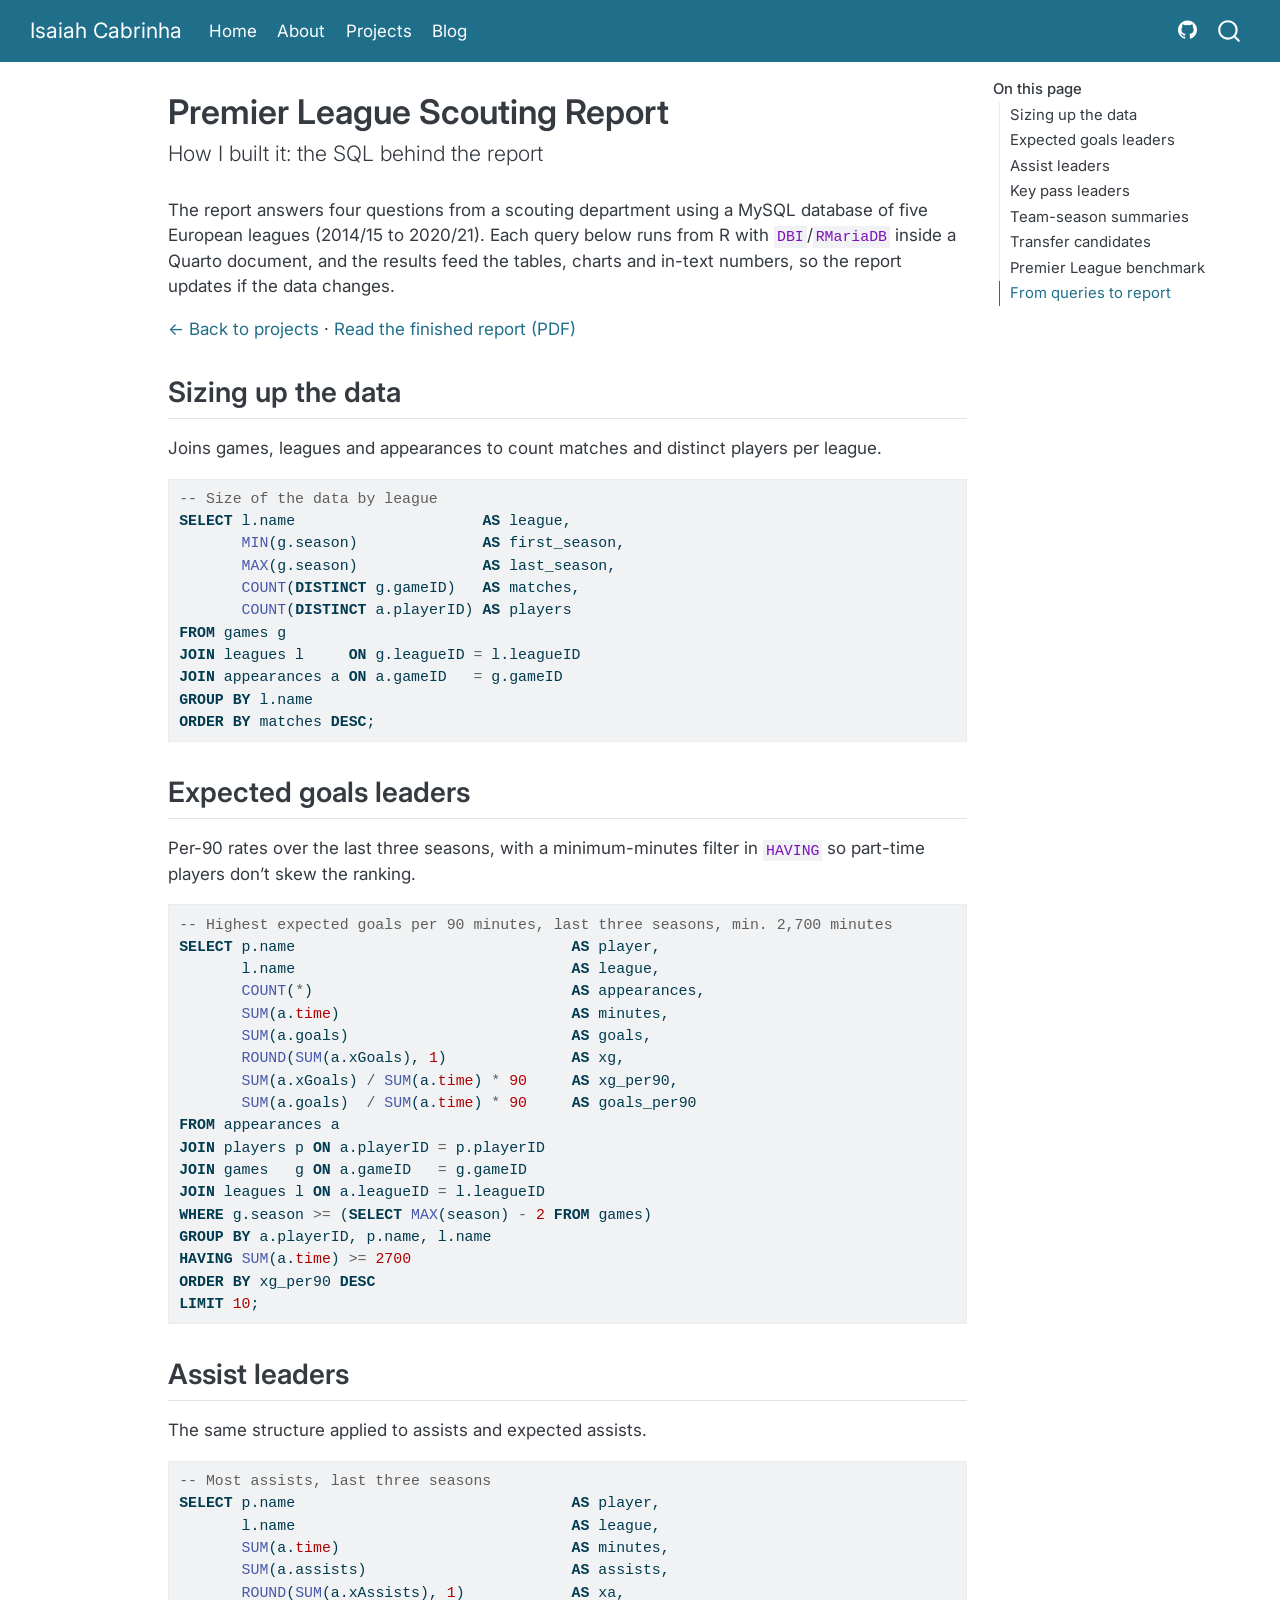
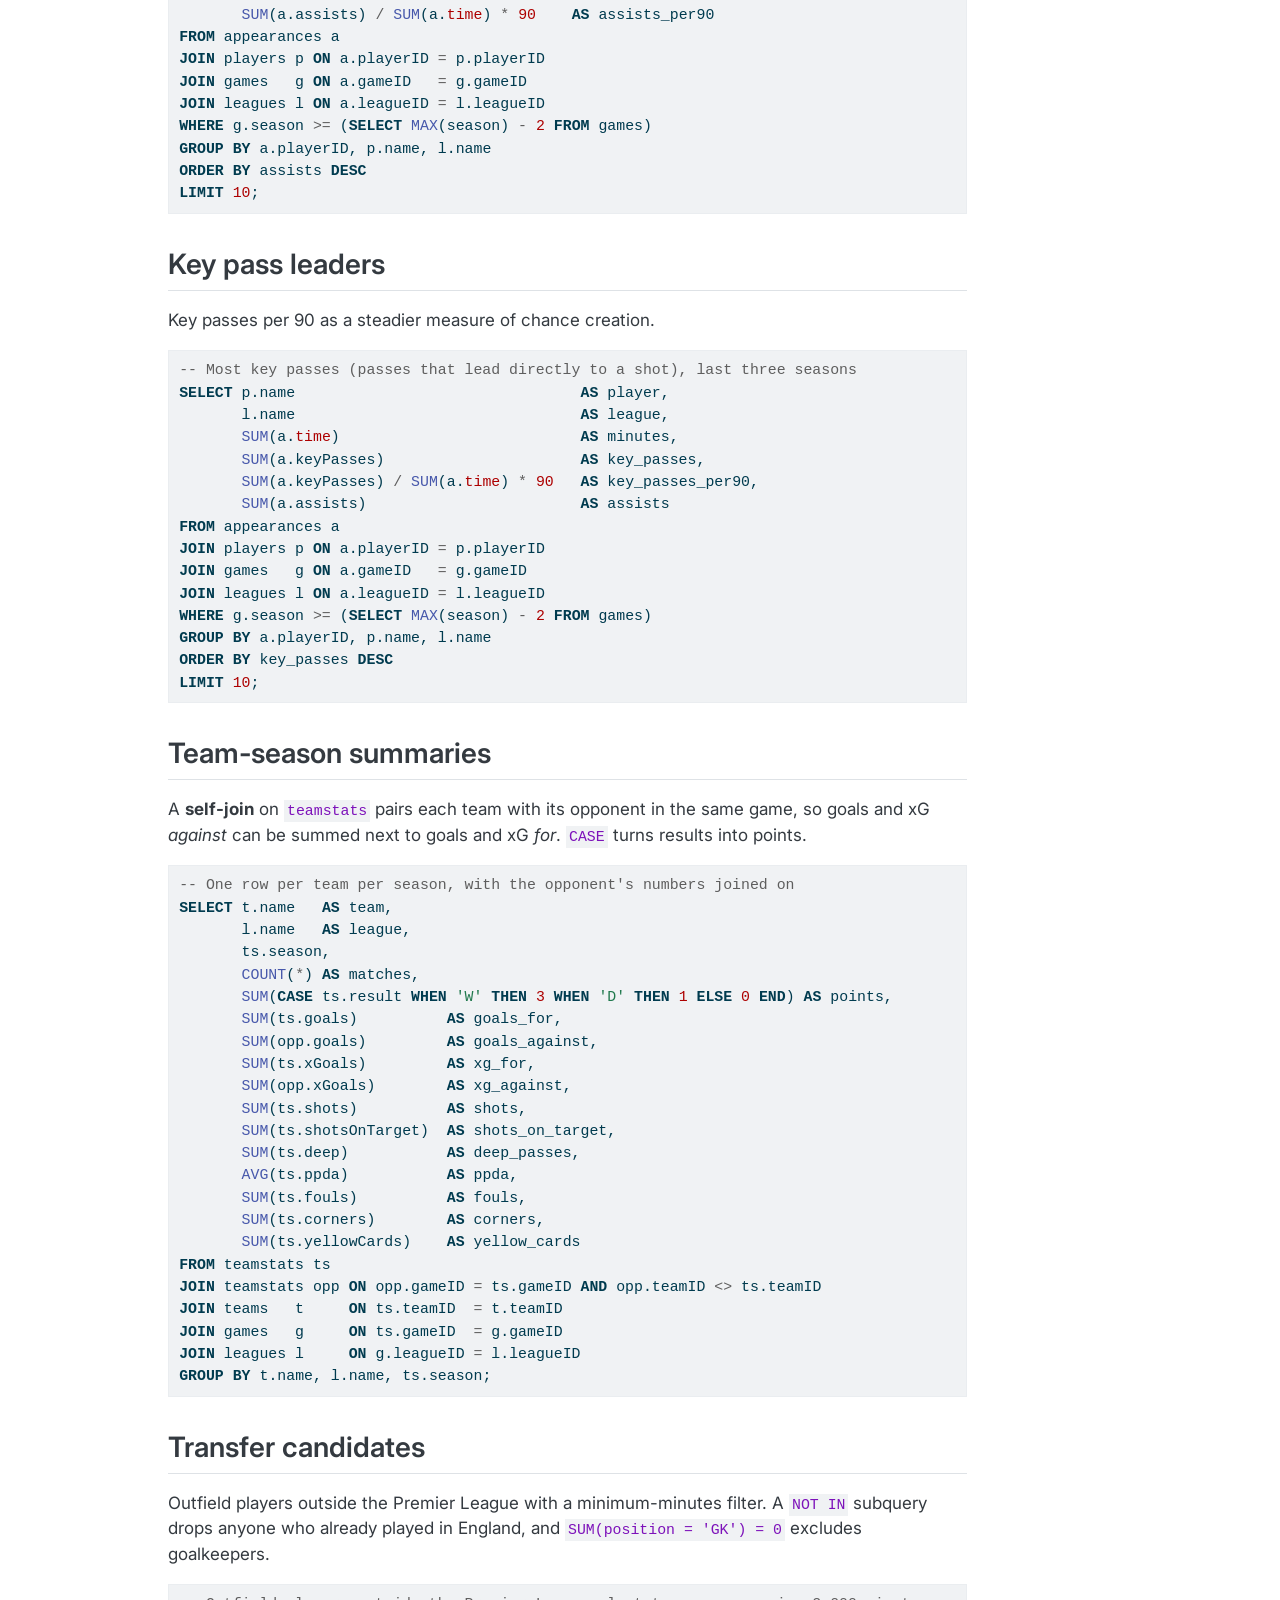
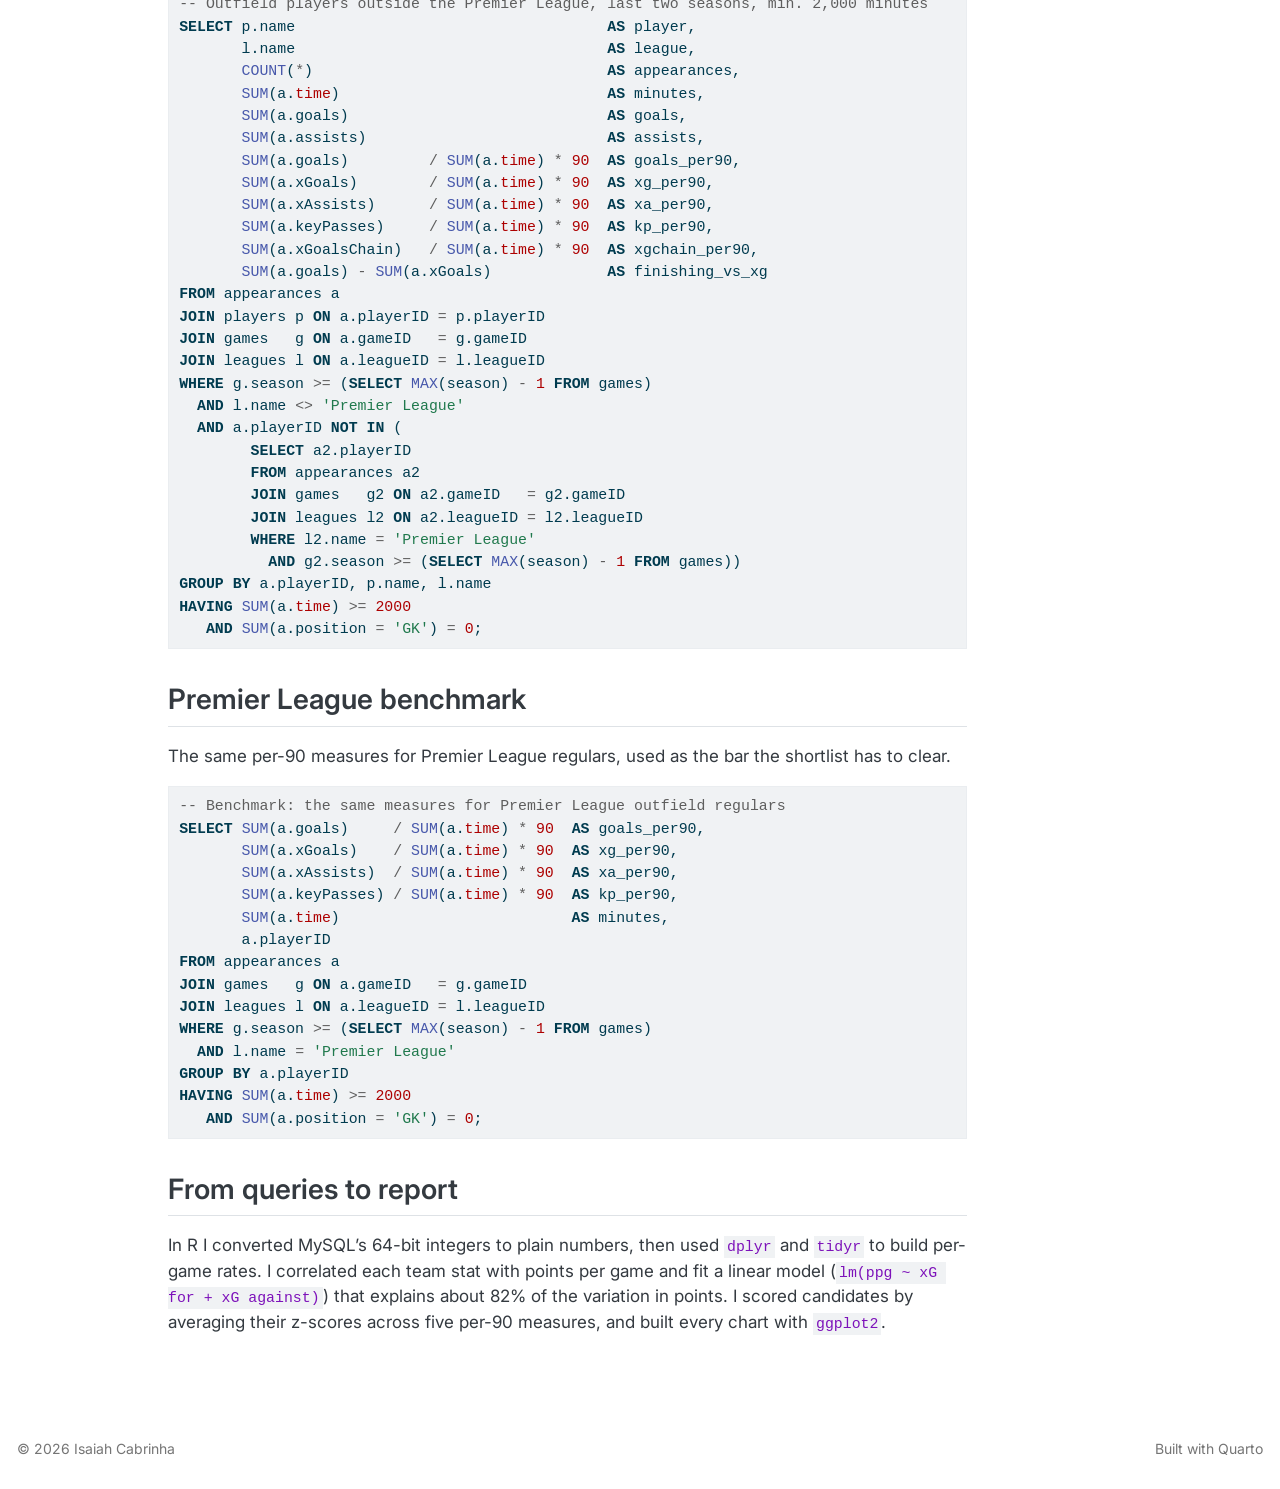
<file: docs/projects/football-sql.html>
<!DOCTYPE html>
<html xmlns="http://www.w3.org/1999/xhtml" lang="en" xml:lang="en"><head>

<meta charset="utf-8">
<meta name="generator" content="quarto-1.10.18">

<meta name="viewport" content="width=device-width, initial-scale=1.0, user-scalable=yes">


<title>Premier League Scouting Report – Isaiah Cabrinha</title>
<style>
/* Default styles provided by pandoc.
** See https://pandoc.org/MANUAL.html#variables-for-html for config info.
*/
span.smallcaps{font-variant: small-caps;}
div.columns{display: flex; gap: 1.5em;}
div.column{flex: auto;}
@media screen {
div.columns{gap: min(4vw, 1.5em);}
div.column{overflow-x: auto;}
}
div.hanging-indent{margin-left: 1.5em; text-indent: -1.5em;}
ul.task-list{list-style: none;}
ul.task-list li input[type="checkbox"] {
  width: 0.8em;
  margin: 0 0.8em 0.2em -1em; /* quarto-specific, see https://github.com/quarto-dev/quarto-cli/issues/4556 */ 
  vertical-align: middle;
}
/* CSS for syntax highlighting */
html { -webkit-text-size-adjust: 100%; }
pre > code.sourceCode { white-space: pre; position: relative; }
pre > code.sourceCode > span { display: inline-block; line-height: 1.25; }
pre > code.sourceCode > span:empty { height: 1.2em; }
.sourceCode { overflow: visible; }
code.sourceCode > span { color: inherit; text-decoration: inherit; }
div.sourceCode { margin: 1em 0; }
pre.sourceCode { margin: 0; }
@media screen {
div.sourceCode { overflow: auto; }
}
@media print {
pre > code.sourceCode { white-space: pre-wrap; }
pre > code.sourceCode > span { text-indent: -5em; padding-left: 5em; }
}
pre.numberSource code
  { counter-reset: source-line 0; }
pre.numberSource code > span
  { position: relative; left: -4em; counter-increment: source-line; }
pre.numberSource code > span > a:first-child::before
  { content: counter(source-line);
    position: relative; left: -1em; text-align: right; vertical-align: baseline;
    border: none; display: inline-block;
    -webkit-touch-callout: none; -webkit-user-select: none;
    -khtml-user-select: none; -moz-user-select: none;
    -ms-user-select: none; user-select: none;
    padding: 0 4px; width: 4em;
  }
pre.numberSource { margin-left: 3em;  padding-left: 4px; }
div.sourceCode
  {   }
@media screen {
pre > code.sourceCode > span > a:first-child::before { text-decoration: underline; }
}
</style>


<script src="../site_libs/quarto-nav/quarto-nav.js"></script>
<script src="../site_libs/quarto-nav/headroom.min.js"></script>
<script src="../site_libs/clipboard/clipboard.min.js"></script>
<script src="../site_libs/quarto-search/autocomplete.umd.js"></script>
<script src="../site_libs/quarto-search/fuse.min.js"></script>
<script src="../site_libs/quarto-search/quarto-search.js"></script>
<meta name="quarto:offset" content="../">
<script src="../site_libs/quarto-html/quarto.js" type="module"></script>
<script src="../site_libs/quarto-html/tabsets/tabsets.js" type="module"></script>
<script src="../site_libs/quarto-html/popper.min.js"></script>
<script src="../site_libs/quarto-html/tippy.umd.min.js"></script>
<script src="../site_libs/quarto-html/anchor.min.js"></script>
<link href="../site_libs/quarto-html/tippy.css" rel="stylesheet">
<link href="../site_libs/quarto-html/quarto-syntax-highlighting-64a204ab8560d761af7679ceaba22944.css" rel="stylesheet" id="quarto-text-highlighting-styles">
<script src="../site_libs/bootstrap/bootstrap.min.js"></script>
<link href="../site_libs/bootstrap/bootstrap-icons.css" rel="stylesheet">
<link href="../site_libs/bootstrap/bootstrap-7b19028cf12f9340190ed411bddb90e6.min.css" rel="stylesheet" append-hash="true" id="quarto-bootstrap" data-mode="light">
<script id="quarto-search-options" type="application/json">{
  "location": "navbar",
  "copy-button": false,
  "collapse-after": 3,
  "panel-placement": "end",
  "type": "overlay",
  "limit": 50,
  "keyboard-shortcut": [
    "f",
    "/",
    "s"
  ],
  "show-item-context": false,
  "language": {
    "search-no-results-text": "No results",
    "search-matching-documents-text": "matching documents",
    "search-copy-link-title": "Copy link to search",
    "search-hide-matches-text": "Hide additional matches",
    "search-more-match-text": "more match in this document",
    "search-more-matches-text": "more matches in this document",
    "search-clear-button-title": "Clear",
    "search-text-placeholder": "",
    "search-detached-cancel-button-title": "Cancel",
    "search-submit-button-title": "Submit",
    "search-label": "Search"
  }
}</script>
<style>html{ scroll-behavior: smooth; }</style>


<link rel="stylesheet" href="../styles.css">
</head>

<body class="nav-fixed quarto-light">

<div id="quarto-search-results"></div>
  <header id="quarto-header" class="headroom fixed-top">
    <nav class="navbar navbar-expand-lg " data-bs-theme="dark">
      <div class="navbar-container container-fluid">
      <div class="navbar-brand-container mx-auto">
    <a class="navbar-brand" href="../index.html">
    <span class="navbar-title">Isaiah Cabrinha</span>
    </a>
  </div>
            <div id="quarto-search" class="" title="Search"></div>
          <button class="navbar-toggler" type="button" data-bs-toggle="collapse" data-bs-target="#navbarCollapse" aria-controls="navbarCollapse" role="menu" aria-expanded="false" aria-label="Toggle navigation" onclick="if (window.quartoToggleHeadroom) { window.quartoToggleHeadroom(); }">
  <span class="navbar-toggler-icon"></span>
</button>
          <div class="collapse navbar-collapse" id="navbarCollapse">
            <ul class="navbar-nav navbar-nav-scroll me-auto">
  <li class="nav-item">
    <a class="nav-link" href="../index.html"> 
<span class="menu-text">Home</span></a>
  </li>  
  <li class="nav-item">
    <a class="nav-link" href="../about.html"> 
<span class="menu-text">About</span></a>
  </li>  
  <li class="nav-item">
    <a class="nav-link" href="../projects.html"> 
<span class="menu-text">Projects</span></a>
  </li>  
  <li class="nav-item">
    <a class="nav-link" href="../blogs.html"> 
<span class="menu-text">Blog</span></a>
  </li>  
</ul>
            <ul class="navbar-nav navbar-nav-scroll ms-auto">
  <li class="nav-item compact">
    <a class="nav-link" href="https://github.com/isaiah-cabrinha"> <i class="bi bi-github" role="img" aria-label="GitHub">
</i> 
<span class="menu-text"></span></a>
  </li>  
</ul>
          </div> <!-- /navcollapse -->
            <div class="quarto-navbar-tools">
</div>
      </div> <!-- /container-fluid -->
    </nav>
</header>
<!-- content -->
<div id="quarto-content" class="quarto-container page-columns page-rows-contents page-layout-article page-navbar">
<!-- sidebar -->
<!-- margin-sidebar -->
    <div id="quarto-margin-sidebar" class="sidebar margin-sidebar">
        <nav id="TOC" role="doc-toc" class="toc-active">
    <h2 id="toc-title">On this page</h2>
   
  <ul>
  <li><a href="#sizing-up-the-data" id="toc-sizing-up-the-data" class="nav-link active" data-scroll-target="#sizing-up-the-data">Sizing up the data</a></li>
  <li><a href="#expected-goals-leaders" id="toc-expected-goals-leaders" class="nav-link" data-scroll-target="#expected-goals-leaders">Expected goals leaders</a></li>
  <li><a href="#assist-leaders" id="toc-assist-leaders" class="nav-link" data-scroll-target="#assist-leaders">Assist leaders</a></li>
  <li><a href="#key-pass-leaders" id="toc-key-pass-leaders" class="nav-link" data-scroll-target="#key-pass-leaders">Key pass leaders</a></li>
  <li><a href="#team-season-summaries" id="toc-team-season-summaries" class="nav-link" data-scroll-target="#team-season-summaries">Team-season summaries</a></li>
  <li><a href="#transfer-candidates" id="toc-transfer-candidates" class="nav-link" data-scroll-target="#transfer-candidates">Transfer candidates</a></li>
  <li><a href="#premier-league-benchmark" id="toc-premier-league-benchmark" class="nav-link" data-scroll-target="#premier-league-benchmark">Premier League benchmark</a></li>
  <li><a href="#from-queries-to-report" id="toc-from-queries-to-report" class="nav-link" data-scroll-target="#from-queries-to-report">From queries to report</a></li>
  </ul>
</nav>
    </div>
<!-- main -->
<main class="content" id="quarto-document-content">

<header id="title-block-header" class="quarto-title-block default">
<div class="quarto-title">
<h1 class="title">Premier League Scouting Report</h1>
<p class="subtitle lead">How I built it: the SQL behind the report</p>
</div>



<div class="quarto-title-meta">

    
  
    
  </div>
  


</header>


<p>The report answers four questions from a scouting department using a MySQL database of five European leagues (2014/15 to 2020/21). Each query below runs from R with <code>DBI</code>/<code>RMariaDB</code> inside a Quarto document, and the results feed the tables, charts and in-text numbers, so the report updates if the data changes.</p>
<p><a href="../projects.html">← Back to projects</a> · <a href="../files/Football-Scouting-Report.pdf">Read the finished report (PDF)</a></p>
<section id="sizing-up-the-data" class="level2">
<h2 class="anchored" data-anchor-id="sizing-up-the-data">Sizing up the data</h2>
<p>Joins games, leagues and appearances to count matches and distinct players per league.</p>
<div class="code-copy-outer-scaffold"><div class="sourceCode" id="cb1"><pre class="sourceCode sql code-with-copy"><code class="sourceCode sql"><span id="cb1-1"><a href="#cb1-1" aria-hidden="true" tabindex="-1"></a><span class="co">-- Size of the data by league</span></span>
<span id="cb1-2"><a href="#cb1-2" aria-hidden="true" tabindex="-1"></a><span class="kw">SELECT</span> l.name                     <span class="kw">AS</span> league,</span>
<span id="cb1-3"><a href="#cb1-3" aria-hidden="true" tabindex="-1"></a>       <span class="fu">MIN</span>(g.season)              <span class="kw">AS</span> first_season,</span>
<span id="cb1-4"><a href="#cb1-4" aria-hidden="true" tabindex="-1"></a>       <span class="fu">MAX</span>(g.season)              <span class="kw">AS</span> last_season,</span>
<span id="cb1-5"><a href="#cb1-5" aria-hidden="true" tabindex="-1"></a>       <span class="fu">COUNT</span>(<span class="kw">DISTINCT</span> g.gameID)   <span class="kw">AS</span> matches,</span>
<span id="cb1-6"><a href="#cb1-6" aria-hidden="true" tabindex="-1"></a>       <span class="fu">COUNT</span>(<span class="kw">DISTINCT</span> a.playerID) <span class="kw">AS</span> players</span>
<span id="cb1-7"><a href="#cb1-7" aria-hidden="true" tabindex="-1"></a><span class="kw">FROM</span> games g</span>
<span id="cb1-8"><a href="#cb1-8" aria-hidden="true" tabindex="-1"></a><span class="kw">JOIN</span> leagues l     <span class="kw">ON</span> g.leagueID <span class="op">=</span> l.leagueID</span>
<span id="cb1-9"><a href="#cb1-9" aria-hidden="true" tabindex="-1"></a><span class="kw">JOIN</span> appearances a <span class="kw">ON</span> a.gameID   <span class="op">=</span> g.gameID</span>
<span id="cb1-10"><a href="#cb1-10" aria-hidden="true" tabindex="-1"></a><span class="kw">GROUP</span> <span class="kw">BY</span> l.name</span>
<span id="cb1-11"><a href="#cb1-11" aria-hidden="true" tabindex="-1"></a><span class="kw">ORDER</span> <span class="kw">BY</span> matches <span class="kw">DESC</span>;</span></code></pre></div><button title="Copy to Clipboard" class="code-copy-button"><i class="bi"></i></button></div>
</section>
<section id="expected-goals-leaders" class="level2">
<h2 class="anchored" data-anchor-id="expected-goals-leaders">Expected goals leaders</h2>
<p>Per-90 rates over the last three seasons, with a minimum-minutes filter in <code>HAVING</code> so part-time players don’t skew the ranking.</p>
<div class="code-copy-outer-scaffold"><div class="sourceCode" id="cb2"><pre class="sourceCode sql code-with-copy"><code class="sourceCode sql"><span id="cb2-1"><a href="#cb2-1" aria-hidden="true" tabindex="-1"></a><span class="co">-- Highest expected goals per 90 minutes, last three seasons, min. 2,700 minutes</span></span>
<span id="cb2-2"><a href="#cb2-2" aria-hidden="true" tabindex="-1"></a><span class="kw">SELECT</span> p.name                               <span class="kw">AS</span> player,</span>
<span id="cb2-3"><a href="#cb2-3" aria-hidden="true" tabindex="-1"></a>       l.name                               <span class="kw">AS</span> league,</span>
<span id="cb2-4"><a href="#cb2-4" aria-hidden="true" tabindex="-1"></a>       <span class="fu">COUNT</span>(<span class="op">*</span>)                             <span class="kw">AS</span> appearances,</span>
<span id="cb2-5"><a href="#cb2-5" aria-hidden="true" tabindex="-1"></a>       <span class="fu">SUM</span>(a.<span class="dt">time</span>)                          <span class="kw">AS</span> minutes,</span>
<span id="cb2-6"><a href="#cb2-6" aria-hidden="true" tabindex="-1"></a>       <span class="fu">SUM</span>(a.goals)                         <span class="kw">AS</span> goals,</span>
<span id="cb2-7"><a href="#cb2-7" aria-hidden="true" tabindex="-1"></a>       <span class="fu">ROUND</span>(<span class="fu">SUM</span>(a.xGoals), <span class="dv">1</span>)              <span class="kw">AS</span> xg,</span>
<span id="cb2-8"><a href="#cb2-8" aria-hidden="true" tabindex="-1"></a>       <span class="fu">SUM</span>(a.xGoals) <span class="op">/</span> <span class="fu">SUM</span>(a.<span class="dt">time</span>) <span class="op">*</span> <span class="dv">90</span>     <span class="kw">AS</span> xg_per90,</span>
<span id="cb2-9"><a href="#cb2-9" aria-hidden="true" tabindex="-1"></a>       <span class="fu">SUM</span>(a.goals)  <span class="op">/</span> <span class="fu">SUM</span>(a.<span class="dt">time</span>) <span class="op">*</span> <span class="dv">90</span>     <span class="kw">AS</span> goals_per90</span>
<span id="cb2-10"><a href="#cb2-10" aria-hidden="true" tabindex="-1"></a><span class="kw">FROM</span> appearances a</span>
<span id="cb2-11"><a href="#cb2-11" aria-hidden="true" tabindex="-1"></a><span class="kw">JOIN</span> players p <span class="kw">ON</span> a.playerID <span class="op">=</span> p.playerID</span>
<span id="cb2-12"><a href="#cb2-12" aria-hidden="true" tabindex="-1"></a><span class="kw">JOIN</span> games   g <span class="kw">ON</span> a.gameID   <span class="op">=</span> g.gameID</span>
<span id="cb2-13"><a href="#cb2-13" aria-hidden="true" tabindex="-1"></a><span class="kw">JOIN</span> leagues l <span class="kw">ON</span> a.leagueID <span class="op">=</span> l.leagueID</span>
<span id="cb2-14"><a href="#cb2-14" aria-hidden="true" tabindex="-1"></a><span class="kw">WHERE</span> g.season <span class="op">&gt;=</span> (<span class="kw">SELECT</span> <span class="fu">MAX</span>(season) <span class="op">-</span> <span class="dv">2</span> <span class="kw">FROM</span> games)</span>
<span id="cb2-15"><a href="#cb2-15" aria-hidden="true" tabindex="-1"></a><span class="kw">GROUP</span> <span class="kw">BY</span> a.playerID, p.name, l.name</span>
<span id="cb2-16"><a href="#cb2-16" aria-hidden="true" tabindex="-1"></a><span class="kw">HAVING</span> <span class="fu">SUM</span>(a.<span class="dt">time</span>) <span class="op">&gt;=</span> <span class="dv">2700</span></span>
<span id="cb2-17"><a href="#cb2-17" aria-hidden="true" tabindex="-1"></a><span class="kw">ORDER</span> <span class="kw">BY</span> xg_per90 <span class="kw">DESC</span></span>
<span id="cb2-18"><a href="#cb2-18" aria-hidden="true" tabindex="-1"></a><span class="kw">LIMIT</span> <span class="dv">10</span>;</span></code></pre></div><button title="Copy to Clipboard" class="code-copy-button"><i class="bi"></i></button></div>
</section>
<section id="assist-leaders" class="level2">
<h2 class="anchored" data-anchor-id="assist-leaders">Assist leaders</h2>
<p>The same structure applied to assists and expected assists.</p>
<div class="code-copy-outer-scaffold"><div class="sourceCode" id="cb3"><pre class="sourceCode sql code-with-copy"><code class="sourceCode sql"><span id="cb3-1"><a href="#cb3-1" aria-hidden="true" tabindex="-1"></a><span class="co">-- Most assists, last three seasons</span></span>
<span id="cb3-2"><a href="#cb3-2" aria-hidden="true" tabindex="-1"></a><span class="kw">SELECT</span> p.name                               <span class="kw">AS</span> player,</span>
<span id="cb3-3"><a href="#cb3-3" aria-hidden="true" tabindex="-1"></a>       l.name                               <span class="kw">AS</span> league,</span>
<span id="cb3-4"><a href="#cb3-4" aria-hidden="true" tabindex="-1"></a>       <span class="fu">SUM</span>(a.<span class="dt">time</span>)                          <span class="kw">AS</span> minutes,</span>
<span id="cb3-5"><a href="#cb3-5" aria-hidden="true" tabindex="-1"></a>       <span class="fu">SUM</span>(a.assists)                       <span class="kw">AS</span> assists,</span>
<span id="cb3-6"><a href="#cb3-6" aria-hidden="true" tabindex="-1"></a>       <span class="fu">ROUND</span>(<span class="fu">SUM</span>(a.xAssists), <span class="dv">1</span>)            <span class="kw">AS</span> xa,</span>
<span id="cb3-7"><a href="#cb3-7" aria-hidden="true" tabindex="-1"></a>       <span class="fu">SUM</span>(a.assists) <span class="op">/</span> <span class="fu">SUM</span>(a.<span class="dt">time</span>) <span class="op">*</span> <span class="dv">90</span>    <span class="kw">AS</span> assists_per90</span>
<span id="cb3-8"><a href="#cb3-8" aria-hidden="true" tabindex="-1"></a><span class="kw">FROM</span> appearances a</span>
<span id="cb3-9"><a href="#cb3-9" aria-hidden="true" tabindex="-1"></a><span class="kw">JOIN</span> players p <span class="kw">ON</span> a.playerID <span class="op">=</span> p.playerID</span>
<span id="cb3-10"><a href="#cb3-10" aria-hidden="true" tabindex="-1"></a><span class="kw">JOIN</span> games   g <span class="kw">ON</span> a.gameID   <span class="op">=</span> g.gameID</span>
<span id="cb3-11"><a href="#cb3-11" aria-hidden="true" tabindex="-1"></a><span class="kw">JOIN</span> leagues l <span class="kw">ON</span> a.leagueID <span class="op">=</span> l.leagueID</span>
<span id="cb3-12"><a href="#cb3-12" aria-hidden="true" tabindex="-1"></a><span class="kw">WHERE</span> g.season <span class="op">&gt;=</span> (<span class="kw">SELECT</span> <span class="fu">MAX</span>(season) <span class="op">-</span> <span class="dv">2</span> <span class="kw">FROM</span> games)</span>
<span id="cb3-13"><a href="#cb3-13" aria-hidden="true" tabindex="-1"></a><span class="kw">GROUP</span> <span class="kw">BY</span> a.playerID, p.name, l.name</span>
<span id="cb3-14"><a href="#cb3-14" aria-hidden="true" tabindex="-1"></a><span class="kw">ORDER</span> <span class="kw">BY</span> assists <span class="kw">DESC</span></span>
<span id="cb3-15"><a href="#cb3-15" aria-hidden="true" tabindex="-1"></a><span class="kw">LIMIT</span> <span class="dv">10</span>;</span></code></pre></div><button title="Copy to Clipboard" class="code-copy-button"><i class="bi"></i></button></div>
</section>
<section id="key-pass-leaders" class="level2">
<h2 class="anchored" data-anchor-id="key-pass-leaders">Key pass leaders</h2>
<p>Key passes per 90 as a steadier measure of chance creation.</p>
<div class="code-copy-outer-scaffold"><div class="sourceCode" id="cb4"><pre class="sourceCode sql code-with-copy"><code class="sourceCode sql"><span id="cb4-1"><a href="#cb4-1" aria-hidden="true" tabindex="-1"></a><span class="co">-- Most key passes (passes that lead directly to a shot), last three seasons</span></span>
<span id="cb4-2"><a href="#cb4-2" aria-hidden="true" tabindex="-1"></a><span class="kw">SELECT</span> p.name                                <span class="kw">AS</span> player,</span>
<span id="cb4-3"><a href="#cb4-3" aria-hidden="true" tabindex="-1"></a>       l.name                                <span class="kw">AS</span> league,</span>
<span id="cb4-4"><a href="#cb4-4" aria-hidden="true" tabindex="-1"></a>       <span class="fu">SUM</span>(a.<span class="dt">time</span>)                           <span class="kw">AS</span> minutes,</span>
<span id="cb4-5"><a href="#cb4-5" aria-hidden="true" tabindex="-1"></a>       <span class="fu">SUM</span>(a.keyPasses)                      <span class="kw">AS</span> key_passes,</span>
<span id="cb4-6"><a href="#cb4-6" aria-hidden="true" tabindex="-1"></a>       <span class="fu">SUM</span>(a.keyPasses) <span class="op">/</span> <span class="fu">SUM</span>(a.<span class="dt">time</span>) <span class="op">*</span> <span class="dv">90</span>   <span class="kw">AS</span> key_passes_per90,</span>
<span id="cb4-7"><a href="#cb4-7" aria-hidden="true" tabindex="-1"></a>       <span class="fu">SUM</span>(a.assists)                        <span class="kw">AS</span> assists</span>
<span id="cb4-8"><a href="#cb4-8" aria-hidden="true" tabindex="-1"></a><span class="kw">FROM</span> appearances a</span>
<span id="cb4-9"><a href="#cb4-9" aria-hidden="true" tabindex="-1"></a><span class="kw">JOIN</span> players p <span class="kw">ON</span> a.playerID <span class="op">=</span> p.playerID</span>
<span id="cb4-10"><a href="#cb4-10" aria-hidden="true" tabindex="-1"></a><span class="kw">JOIN</span> games   g <span class="kw">ON</span> a.gameID   <span class="op">=</span> g.gameID</span>
<span id="cb4-11"><a href="#cb4-11" aria-hidden="true" tabindex="-1"></a><span class="kw">JOIN</span> leagues l <span class="kw">ON</span> a.leagueID <span class="op">=</span> l.leagueID</span>
<span id="cb4-12"><a href="#cb4-12" aria-hidden="true" tabindex="-1"></a><span class="kw">WHERE</span> g.season <span class="op">&gt;=</span> (<span class="kw">SELECT</span> <span class="fu">MAX</span>(season) <span class="op">-</span> <span class="dv">2</span> <span class="kw">FROM</span> games)</span>
<span id="cb4-13"><a href="#cb4-13" aria-hidden="true" tabindex="-1"></a><span class="kw">GROUP</span> <span class="kw">BY</span> a.playerID, p.name, l.name</span>
<span id="cb4-14"><a href="#cb4-14" aria-hidden="true" tabindex="-1"></a><span class="kw">ORDER</span> <span class="kw">BY</span> key_passes <span class="kw">DESC</span></span>
<span id="cb4-15"><a href="#cb4-15" aria-hidden="true" tabindex="-1"></a><span class="kw">LIMIT</span> <span class="dv">10</span>;</span></code></pre></div><button title="Copy to Clipboard" class="code-copy-button"><i class="bi"></i></button></div>
</section>
<section id="team-season-summaries" class="level2">
<h2 class="anchored" data-anchor-id="team-season-summaries">Team-season summaries</h2>
<p>A <strong>self-join</strong> on <code>teamstats</code> pairs each team with its opponent in the same game, so goals and xG <em>against</em> can be summed next to goals and xG <em>for</em>. <code>CASE</code> turns results into points.</p>
<div class="code-copy-outer-scaffold"><div class="sourceCode" id="cb5"><pre class="sourceCode sql code-with-copy"><code class="sourceCode sql"><span id="cb5-1"><a href="#cb5-1" aria-hidden="true" tabindex="-1"></a><span class="co">-- One row per team per season, with the opponent's numbers joined on</span></span>
<span id="cb5-2"><a href="#cb5-2" aria-hidden="true" tabindex="-1"></a><span class="kw">SELECT</span> t.name   <span class="kw">AS</span> team,</span>
<span id="cb5-3"><a href="#cb5-3" aria-hidden="true" tabindex="-1"></a>       l.name   <span class="kw">AS</span> league,</span>
<span id="cb5-4"><a href="#cb5-4" aria-hidden="true" tabindex="-1"></a>       ts.season,</span>
<span id="cb5-5"><a href="#cb5-5" aria-hidden="true" tabindex="-1"></a>       <span class="fu">COUNT</span>(<span class="op">*</span>) <span class="kw">AS</span> matches,</span>
<span id="cb5-6"><a href="#cb5-6" aria-hidden="true" tabindex="-1"></a>       <span class="fu">SUM</span>(<span class="cf">CASE</span> ts.result <span class="cf">WHEN</span> <span class="st">'W'</span> <span class="cf">THEN</span> <span class="dv">3</span> <span class="cf">WHEN</span> <span class="st">'D'</span> <span class="cf">THEN</span> <span class="dv">1</span> <span class="cf">ELSE</span> <span class="dv">0</span> <span class="cf">END</span>) <span class="kw">AS</span> points,</span>
<span id="cb5-7"><a href="#cb5-7" aria-hidden="true" tabindex="-1"></a>       <span class="fu">SUM</span>(ts.goals)          <span class="kw">AS</span> goals_for,</span>
<span id="cb5-8"><a href="#cb5-8" aria-hidden="true" tabindex="-1"></a>       <span class="fu">SUM</span>(opp.goals)         <span class="kw">AS</span> goals_against,</span>
<span id="cb5-9"><a href="#cb5-9" aria-hidden="true" tabindex="-1"></a>       <span class="fu">SUM</span>(ts.xGoals)         <span class="kw">AS</span> xg_for,</span>
<span id="cb5-10"><a href="#cb5-10" aria-hidden="true" tabindex="-1"></a>       <span class="fu">SUM</span>(opp.xGoals)        <span class="kw">AS</span> xg_against,</span>
<span id="cb5-11"><a href="#cb5-11" aria-hidden="true" tabindex="-1"></a>       <span class="fu">SUM</span>(ts.shots)          <span class="kw">AS</span> shots,</span>
<span id="cb5-12"><a href="#cb5-12" aria-hidden="true" tabindex="-1"></a>       <span class="fu">SUM</span>(ts.shotsOnTarget)  <span class="kw">AS</span> shots_on_target,</span>
<span id="cb5-13"><a href="#cb5-13" aria-hidden="true" tabindex="-1"></a>       <span class="fu">SUM</span>(ts.deep)           <span class="kw">AS</span> deep_passes,</span>
<span id="cb5-14"><a href="#cb5-14" aria-hidden="true" tabindex="-1"></a>       <span class="fu">AVG</span>(ts.ppda)           <span class="kw">AS</span> ppda,</span>
<span id="cb5-15"><a href="#cb5-15" aria-hidden="true" tabindex="-1"></a>       <span class="fu">SUM</span>(ts.fouls)          <span class="kw">AS</span> fouls,</span>
<span id="cb5-16"><a href="#cb5-16" aria-hidden="true" tabindex="-1"></a>       <span class="fu">SUM</span>(ts.corners)        <span class="kw">AS</span> corners,</span>
<span id="cb5-17"><a href="#cb5-17" aria-hidden="true" tabindex="-1"></a>       <span class="fu">SUM</span>(ts.yellowCards)    <span class="kw">AS</span> yellow_cards</span>
<span id="cb5-18"><a href="#cb5-18" aria-hidden="true" tabindex="-1"></a><span class="kw">FROM</span> teamstats ts</span>
<span id="cb5-19"><a href="#cb5-19" aria-hidden="true" tabindex="-1"></a><span class="kw">JOIN</span> teamstats opp <span class="kw">ON</span> opp.gameID <span class="op">=</span> ts.gameID <span class="kw">AND</span> opp.teamID <span class="op">&lt;&gt;</span> ts.teamID</span>
<span id="cb5-20"><a href="#cb5-20" aria-hidden="true" tabindex="-1"></a><span class="kw">JOIN</span> teams   t     <span class="kw">ON</span> ts.teamID  <span class="op">=</span> t.teamID</span>
<span id="cb5-21"><a href="#cb5-21" aria-hidden="true" tabindex="-1"></a><span class="kw">JOIN</span> games   g     <span class="kw">ON</span> ts.gameID  <span class="op">=</span> g.gameID</span>
<span id="cb5-22"><a href="#cb5-22" aria-hidden="true" tabindex="-1"></a><span class="kw">JOIN</span> leagues l     <span class="kw">ON</span> g.leagueID <span class="op">=</span> l.leagueID</span>
<span id="cb5-23"><a href="#cb5-23" aria-hidden="true" tabindex="-1"></a><span class="kw">GROUP</span> <span class="kw">BY</span> t.name, l.name, ts.season;</span></code></pre></div><button title="Copy to Clipboard" class="code-copy-button"><i class="bi"></i></button></div>
</section>
<section id="transfer-candidates" class="level2">
<h2 class="anchored" data-anchor-id="transfer-candidates">Transfer candidates</h2>
<p>Outfield players outside the Premier League with a minimum-minutes filter. A <code>NOT IN</code> subquery drops anyone who already played in England, and <code>SUM(position = 'GK') = 0</code> excludes goalkeepers.</p>
<div class="code-copy-outer-scaffold"><div class="sourceCode" id="cb6"><pre class="sourceCode sql code-with-copy"><code class="sourceCode sql"><span id="cb6-1"><a href="#cb6-1" aria-hidden="true" tabindex="-1"></a><span class="co">-- Outfield players outside the Premier League, last two seasons, min. 2,000 minutes</span></span>
<span id="cb6-2"><a href="#cb6-2" aria-hidden="true" tabindex="-1"></a><span class="kw">SELECT</span> p.name                                   <span class="kw">AS</span> player,</span>
<span id="cb6-3"><a href="#cb6-3" aria-hidden="true" tabindex="-1"></a>       l.name                                   <span class="kw">AS</span> league,</span>
<span id="cb6-4"><a href="#cb6-4" aria-hidden="true" tabindex="-1"></a>       <span class="fu">COUNT</span>(<span class="op">*</span>)                                 <span class="kw">AS</span> appearances,</span>
<span id="cb6-5"><a href="#cb6-5" aria-hidden="true" tabindex="-1"></a>       <span class="fu">SUM</span>(a.<span class="dt">time</span>)                              <span class="kw">AS</span> minutes,</span>
<span id="cb6-6"><a href="#cb6-6" aria-hidden="true" tabindex="-1"></a>       <span class="fu">SUM</span>(a.goals)                             <span class="kw">AS</span> goals,</span>
<span id="cb6-7"><a href="#cb6-7" aria-hidden="true" tabindex="-1"></a>       <span class="fu">SUM</span>(a.assists)                           <span class="kw">AS</span> assists,</span>
<span id="cb6-8"><a href="#cb6-8" aria-hidden="true" tabindex="-1"></a>       <span class="fu">SUM</span>(a.goals)         <span class="op">/</span> <span class="fu">SUM</span>(a.<span class="dt">time</span>) <span class="op">*</span> <span class="dv">90</span>  <span class="kw">AS</span> goals_per90,</span>
<span id="cb6-9"><a href="#cb6-9" aria-hidden="true" tabindex="-1"></a>       <span class="fu">SUM</span>(a.xGoals)        <span class="op">/</span> <span class="fu">SUM</span>(a.<span class="dt">time</span>) <span class="op">*</span> <span class="dv">90</span>  <span class="kw">AS</span> xg_per90,</span>
<span id="cb6-10"><a href="#cb6-10" aria-hidden="true" tabindex="-1"></a>       <span class="fu">SUM</span>(a.xAssists)      <span class="op">/</span> <span class="fu">SUM</span>(a.<span class="dt">time</span>) <span class="op">*</span> <span class="dv">90</span>  <span class="kw">AS</span> xa_per90,</span>
<span id="cb6-11"><a href="#cb6-11" aria-hidden="true" tabindex="-1"></a>       <span class="fu">SUM</span>(a.keyPasses)     <span class="op">/</span> <span class="fu">SUM</span>(a.<span class="dt">time</span>) <span class="op">*</span> <span class="dv">90</span>  <span class="kw">AS</span> kp_per90,</span>
<span id="cb6-12"><a href="#cb6-12" aria-hidden="true" tabindex="-1"></a>       <span class="fu">SUM</span>(a.xGoalsChain)   <span class="op">/</span> <span class="fu">SUM</span>(a.<span class="dt">time</span>) <span class="op">*</span> <span class="dv">90</span>  <span class="kw">AS</span> xgchain_per90,</span>
<span id="cb6-13"><a href="#cb6-13" aria-hidden="true" tabindex="-1"></a>       <span class="fu">SUM</span>(a.goals) <span class="op">-</span> <span class="fu">SUM</span>(a.xGoals)             <span class="kw">AS</span> finishing_vs_xg</span>
<span id="cb6-14"><a href="#cb6-14" aria-hidden="true" tabindex="-1"></a><span class="kw">FROM</span> appearances a</span>
<span id="cb6-15"><a href="#cb6-15" aria-hidden="true" tabindex="-1"></a><span class="kw">JOIN</span> players p <span class="kw">ON</span> a.playerID <span class="op">=</span> p.playerID</span>
<span id="cb6-16"><a href="#cb6-16" aria-hidden="true" tabindex="-1"></a><span class="kw">JOIN</span> games   g <span class="kw">ON</span> a.gameID   <span class="op">=</span> g.gameID</span>
<span id="cb6-17"><a href="#cb6-17" aria-hidden="true" tabindex="-1"></a><span class="kw">JOIN</span> leagues l <span class="kw">ON</span> a.leagueID <span class="op">=</span> l.leagueID</span>
<span id="cb6-18"><a href="#cb6-18" aria-hidden="true" tabindex="-1"></a><span class="kw">WHERE</span> g.season <span class="op">&gt;=</span> (<span class="kw">SELECT</span> <span class="fu">MAX</span>(season) <span class="op">-</span> <span class="dv">1</span> <span class="kw">FROM</span> games)</span>
<span id="cb6-19"><a href="#cb6-19" aria-hidden="true" tabindex="-1"></a>  <span class="kw">AND</span> l.name <span class="op">&lt;&gt;</span> <span class="st">'Premier League'</span></span>
<span id="cb6-20"><a href="#cb6-20" aria-hidden="true" tabindex="-1"></a>  <span class="kw">AND</span> a.playerID <span class="kw">NOT</span> <span class="kw">IN</span> (</span>
<span id="cb6-21"><a href="#cb6-21" aria-hidden="true" tabindex="-1"></a>        <span class="kw">SELECT</span> a2.playerID</span>
<span id="cb6-22"><a href="#cb6-22" aria-hidden="true" tabindex="-1"></a>        <span class="kw">FROM</span> appearances a2</span>
<span id="cb6-23"><a href="#cb6-23" aria-hidden="true" tabindex="-1"></a>        <span class="kw">JOIN</span> games   g2 <span class="kw">ON</span> a2.gameID   <span class="op">=</span> g2.gameID</span>
<span id="cb6-24"><a href="#cb6-24" aria-hidden="true" tabindex="-1"></a>        <span class="kw">JOIN</span> leagues l2 <span class="kw">ON</span> a2.leagueID <span class="op">=</span> l2.leagueID</span>
<span id="cb6-25"><a href="#cb6-25" aria-hidden="true" tabindex="-1"></a>        <span class="kw">WHERE</span> l2.name <span class="op">=</span> <span class="st">'Premier League'</span></span>
<span id="cb6-26"><a href="#cb6-26" aria-hidden="true" tabindex="-1"></a>          <span class="kw">AND</span> g2.season <span class="op">&gt;=</span> (<span class="kw">SELECT</span> <span class="fu">MAX</span>(season) <span class="op">-</span> <span class="dv">1</span> <span class="kw">FROM</span> games))</span>
<span id="cb6-27"><a href="#cb6-27" aria-hidden="true" tabindex="-1"></a><span class="kw">GROUP</span> <span class="kw">BY</span> a.playerID, p.name, l.name</span>
<span id="cb6-28"><a href="#cb6-28" aria-hidden="true" tabindex="-1"></a><span class="kw">HAVING</span> <span class="fu">SUM</span>(a.<span class="dt">time</span>) <span class="op">&gt;=</span> <span class="dv">2000</span></span>
<span id="cb6-29"><a href="#cb6-29" aria-hidden="true" tabindex="-1"></a>   <span class="kw">AND</span> <span class="fu">SUM</span>(a.position <span class="op">=</span> <span class="st">'GK'</span>) <span class="op">=</span> <span class="dv">0</span>;</span></code></pre></div><button title="Copy to Clipboard" class="code-copy-button"><i class="bi"></i></button></div>
</section>
<section id="premier-league-benchmark" class="level2">
<h2 class="anchored" data-anchor-id="premier-league-benchmark">Premier League benchmark</h2>
<p>The same per-90 measures for Premier League regulars, used as the bar the shortlist has to clear.</p>
<div class="code-copy-outer-scaffold"><div class="sourceCode" id="cb7"><pre class="sourceCode sql code-with-copy"><code class="sourceCode sql"><span id="cb7-1"><a href="#cb7-1" aria-hidden="true" tabindex="-1"></a><span class="co">-- Benchmark: the same measures for Premier League outfield regulars</span></span>
<span id="cb7-2"><a href="#cb7-2" aria-hidden="true" tabindex="-1"></a><span class="kw">SELECT</span> <span class="fu">SUM</span>(a.goals)     <span class="op">/</span> <span class="fu">SUM</span>(a.<span class="dt">time</span>) <span class="op">*</span> <span class="dv">90</span>  <span class="kw">AS</span> goals_per90,</span>
<span id="cb7-3"><a href="#cb7-3" aria-hidden="true" tabindex="-1"></a>       <span class="fu">SUM</span>(a.xGoals)    <span class="op">/</span> <span class="fu">SUM</span>(a.<span class="dt">time</span>) <span class="op">*</span> <span class="dv">90</span>  <span class="kw">AS</span> xg_per90,</span>
<span id="cb7-4"><a href="#cb7-4" aria-hidden="true" tabindex="-1"></a>       <span class="fu">SUM</span>(a.xAssists)  <span class="op">/</span> <span class="fu">SUM</span>(a.<span class="dt">time</span>) <span class="op">*</span> <span class="dv">90</span>  <span class="kw">AS</span> xa_per90,</span>
<span id="cb7-5"><a href="#cb7-5" aria-hidden="true" tabindex="-1"></a>       <span class="fu">SUM</span>(a.keyPasses) <span class="op">/</span> <span class="fu">SUM</span>(a.<span class="dt">time</span>) <span class="op">*</span> <span class="dv">90</span>  <span class="kw">AS</span> kp_per90,</span>
<span id="cb7-6"><a href="#cb7-6" aria-hidden="true" tabindex="-1"></a>       <span class="fu">SUM</span>(a.<span class="dt">time</span>)                          <span class="kw">AS</span> minutes,</span>
<span id="cb7-7"><a href="#cb7-7" aria-hidden="true" tabindex="-1"></a>       a.playerID</span>
<span id="cb7-8"><a href="#cb7-8" aria-hidden="true" tabindex="-1"></a><span class="kw">FROM</span> appearances a</span>
<span id="cb7-9"><a href="#cb7-9" aria-hidden="true" tabindex="-1"></a><span class="kw">JOIN</span> games   g <span class="kw">ON</span> a.gameID   <span class="op">=</span> g.gameID</span>
<span id="cb7-10"><a href="#cb7-10" aria-hidden="true" tabindex="-1"></a><span class="kw">JOIN</span> leagues l <span class="kw">ON</span> a.leagueID <span class="op">=</span> l.leagueID</span>
<span id="cb7-11"><a href="#cb7-11" aria-hidden="true" tabindex="-1"></a><span class="kw">WHERE</span> g.season <span class="op">&gt;=</span> (<span class="kw">SELECT</span> <span class="fu">MAX</span>(season) <span class="op">-</span> <span class="dv">1</span> <span class="kw">FROM</span> games)</span>
<span id="cb7-12"><a href="#cb7-12" aria-hidden="true" tabindex="-1"></a>  <span class="kw">AND</span> l.name <span class="op">=</span> <span class="st">'Premier League'</span></span>
<span id="cb7-13"><a href="#cb7-13" aria-hidden="true" tabindex="-1"></a><span class="kw">GROUP</span> <span class="kw">BY</span> a.playerID</span>
<span id="cb7-14"><a href="#cb7-14" aria-hidden="true" tabindex="-1"></a><span class="kw">HAVING</span> <span class="fu">SUM</span>(a.<span class="dt">time</span>) <span class="op">&gt;=</span> <span class="dv">2000</span></span>
<span id="cb7-15"><a href="#cb7-15" aria-hidden="true" tabindex="-1"></a>   <span class="kw">AND</span> <span class="fu">SUM</span>(a.position <span class="op">=</span> <span class="st">'GK'</span>) <span class="op">=</span> <span class="dv">0</span>;</span></code></pre></div><button title="Copy to Clipboard" class="code-copy-button"><i class="bi"></i></button></div>
</section>
<section id="from-queries-to-report" class="level2">
<h2 class="anchored" data-anchor-id="from-queries-to-report">From queries to report</h2>
<p>In R I converted MySQL’s 64-bit integers to plain numbers, then used <code>dplyr</code> and <code>tidyr</code> to build per-game rates. I correlated each team stat with points per game and fit a linear model (<code>lm(ppg ~ xG for + xG against)</code>) that explains about 82% of the variation in points. I scored candidates by averaging their z-scores across five per-90 measures, and built every chart with <code>ggplot2</code>.</p>


</section>

</main> <!-- /main -->
<script id="quarto-html-after-body" type="application/javascript">
  window.document.addEventListener("DOMContentLoaded", function (event) {
    const icon = "";
    const anchorJS = new window.AnchorJS();
    anchorJS.options = {
      placement: 'right',
      icon: icon
    };
    anchorJS.add('.anchored');
    const isCodeAnnotation = (el) => {
      for (const clz of el.classList) {
        if (clz.startsWith('code-annotation-')) {                     
          return true;
        }
      }
      return false;
    }
    const onCopySuccess = function(e) {
      // button target
      const button = e.trigger;
      // don't keep focus
      button.blur();
      // flash "checked"
      button.classList.add('code-copy-button-checked');
      var currentTitle = button.getAttribute("title");
      button.setAttribute("title", "Copied!");
      let tooltip;
      if (window.bootstrap) {
        button.setAttribute("data-bs-toggle", "tooltip");
        button.setAttribute("data-bs-placement", "left");
        button.setAttribute("data-bs-title", "Copied!");
        tooltip = new bootstrap.Tooltip(button, 
          { trigger: "manual", 
            customClass: "code-copy-button-tooltip",
            offset: [0, -8]});
        tooltip.show();    
      }
      setTimeout(function() {
        if (tooltip) {
          tooltip.hide();
          button.removeAttribute("data-bs-title");
          button.removeAttribute("data-bs-toggle");
          button.removeAttribute("data-bs-placement");
        }
        button.setAttribute("title", currentTitle);
        button.classList.remove('code-copy-button-checked');
      }, 1000);
      // clear code selection
      e.clearSelection();
    }
    const getTextToCopy = function(trigger) {
      const outerScaffold = trigger.parentElement.cloneNode(true);
      const codeEl = outerScaffold.querySelector('code');
      for (const childEl of codeEl.children) {
        if (isCodeAnnotation(childEl)) {
          childEl.remove();
        }
      }
      return codeEl.innerText;
    }
    const clipboard = new window.ClipboardJS('.code-copy-button:not([data-in-quarto-modal])', {
      text: getTextToCopy
    });
    clipboard.on('success', onCopySuccess);
    if (window.document.getElementById('quarto-embedded-source-code-modal')) {
      const clipboardModal = new window.ClipboardJS('.code-copy-button[data-in-quarto-modal]', {
        text: getTextToCopy,
        container: window.document.getElementById('quarto-embedded-source-code-modal')
      });
      clipboardModal.on('success', onCopySuccess);
    }
      var localhostRegex = new RegExp(/^(?:http|https):\/\/localhost\:?[0-9]*\//);
      var mailtoRegex = new RegExp(/^mailto:/);
        var filterRegex = new RegExp("https:\/\/isaiah-cabrinha\.github\.io");
      var isInternal = (href) => {
          return filterRegex.test(href) || localhostRegex.test(href) || mailtoRegex.test(href);
      }
      // Inspect non-navigation links and adorn them if external
     var links = window.document.querySelectorAll('a[href]:not(.nav-link):not(.navbar-brand):not(.toc-action):not(.sidebar-link):not(.sidebar-item-toggle):not(.pagination-link):not(.no-external):not([aria-hidden]):not(.dropdown-item):not(.quarto-navigation-tool):not(.about-link)');
      for (var i=0; i<links.length; i++) {
        const link = links[i];
        if (!isInternal(link.href)) {
          // undo the damage that might have been done by quarto-nav.js in the case of
          // links that we want to consider external
          if (link.dataset.originalHref !== undefined) {
            link.href = link.dataset.originalHref;
          }
            // target, if specified
            link.setAttribute("target", "_blank");
            if (link.getAttribute("rel") === null) {
              link.setAttribute("rel", "noopener");
            }
        }
      }
    function tippyHover(el, contentFn, onTriggerFn, onUntriggerFn) {
      const config = {
        allowHTML: true,
        maxWidth: 500,
        delay: 100,
        arrow: false,
        appendTo: function(el) {
            return el.parentElement;
        },
        interactive: true,
        interactiveBorder: 10,
        theme: 'quarto',
        placement: 'bottom-start',
      };
      if (contentFn) {
        config.content = contentFn;
      }
      if (onTriggerFn) {
        config.onTrigger = onTriggerFn;
      }
      if (onUntriggerFn) {
        config.onUntrigger = onUntriggerFn;
      }
      window.tippy(el, config); 
    }
    const noterefs = window.document.querySelectorAll('a[role="doc-noteref"]');
    for (var i=0; i<noterefs.length; i++) {
      const ref = noterefs[i];
      tippyHover(ref, function() {
        // use id or data attribute instead here
        let href = ref.getAttribute('data-footnote-href') || ref.getAttribute('href');
        try { href = new URL(href).hash; } catch {}
        const id = href.replace(/^#\/?/, "");
        const note = window.document.getElementById(id);
        if (note) {
          return note.innerHTML;
        } else {
          return "";
        }
      });
    }
    const xrefs = window.document.querySelectorAll('a.quarto-xref');
    const processXRef = (id, note) => {
      // Strip column container classes
      const stripColumnClz = (el) => {
        el.classList.remove("page-full", "page-columns");
        if (el.children) {
          for (const child of el.children) {
            stripColumnClz(child);
          }
        }
      }
      stripColumnClz(note)
      if (id === null || id.startsWith('sec-')) {
        // Special case sections, only their first couple elements
        const container = document.createElement("div");
        if (note.children && note.children.length > 2) {
          container.appendChild(note.children[0].cloneNode(true));
          for (let i = 1; i < note.children.length; i++) {
            const child = note.children[i];
            if (child.tagName === "P" && child.innerText === "") {
              continue;
            } else {
              container.appendChild(child.cloneNode(true));
              break;
            }
          }
          if (window.Quarto?.typesetMath) {
            window.Quarto.typesetMath(container);
          }
          return container.innerHTML
        } else {
          if (window.Quarto?.typesetMath) {
            window.Quarto.typesetMath(note);
          }
          return note.innerHTML;
        }
      } else {
        // Remove any anchor links if they are present
        const anchorLink = note.querySelector('a.anchorjs-link');
        if (anchorLink) {
          anchorLink.remove();
        }
        if (window.Quarto?.typesetMath) {
          window.Quarto.typesetMath(note);
        }
        if (note.classList.contains("callout")) {
          return note.outerHTML;
        } else {
          return note.innerHTML;
        }
      }
    }
    for (var i=0; i<xrefs.length; i++) {
      const xref = xrefs[i];
      tippyHover(xref, undefined, function(instance) {
        instance.disable();
        let url = xref.getAttribute('href');
        let hash = undefined; 
        if (url.startsWith('#')) {
          hash = url;
        } else {
          try { hash = new URL(url).hash; } catch {}
        }
        if (hash) {
          const id = hash.replace(/^#\/?/, "");
          const note = window.document.getElementById(id);
          if (note !== null) {
            try {
              const html = processXRef(id, note.cloneNode(true));
              instance.setContent(html);
            } finally {
              instance.enable();
              instance.show();
            }
          } else {
            // See if we can fetch this
            fetch(url.split('#')[0])
            .then(res => res.text())
            .then(html => {
              const parser = new DOMParser();
              const htmlDoc = parser.parseFromString(html, "text/html");
              const note = htmlDoc.getElementById(id);
              if (note !== null) {
                const html = processXRef(id, note);
                instance.setContent(html);
              } 
            }).finally(() => {
              instance.enable();
              instance.show();
            });
          }
        } else {
          // See if we can fetch a full url (with no hash to target)
          // This is a special case and we should probably do some content thinning / targeting
          fetch(url)
          .then(res => res.text())
          .then(html => {
            const parser = new DOMParser();
            const htmlDoc = parser.parseFromString(html, "text/html");
            const note = htmlDoc.querySelector('main.content');
            if (note !== null) {
              // This should only happen for chapter cross references
              // (since there is no id in the URL)
              // remove the first header
              if (note.children.length > 0 && note.children[0].tagName === "HEADER") {
                note.children[0].remove();
              }
              const html = processXRef(null, note);
              instance.setContent(html);
            } 
          }).finally(() => {
            instance.enable();
            instance.show();
          });
        }
      }, function(instance) {
      });
    }
        let selectedAnnoteEl;
        const selectorForAnnotation = ( cell, annotation) => {
          let cellAttr = 'data-code-cell="' + cell + '"';
          let lineAttr = 'data-code-annotation="' +  annotation + '"';
          const selector = 'span[' + cellAttr + '][' + lineAttr + ']';
          return selector;
        }
        const selectCodeLines = (annoteEl) => {
          const doc = window.document;
          const targetCell = annoteEl.getAttribute("data-target-cell");
          const targetAnnotation = annoteEl.getAttribute("data-target-annotation");
          const annoteSpan = window.document.querySelector(selectorForAnnotation(targetCell, targetAnnotation));
          const lines = annoteSpan.getAttribute("data-code-lines").split(",");
          const lineIds = lines.map((line) => {
            return targetCell + "-" + line;
          })
          let top = null;
          let height = null;
          let parent = null;
          if (lineIds.length > 0) {
              //compute the position of the single el (top and bottom and make a div)
              const el = window.document.getElementById(lineIds[0]);
              top = el.offsetTop;
              height = el.offsetHeight;
              parent = el.parentElement.parentElement;
            if (lineIds.length > 1) {
              const lastEl = window.document.getElementById(lineIds[lineIds.length - 1]);
              const bottom = lastEl.offsetTop + lastEl.offsetHeight;
              height = bottom - top;
            }
            if (top !== null && height !== null && parent !== null) {
              // cook up a div (if necessary) and position it 
              let div = window.document.getElementById("code-annotation-line-highlight");
              if (div === null) {
                div = window.document.createElement("div");
                div.setAttribute("id", "code-annotation-line-highlight");
                div.style.position = 'absolute';
                parent.appendChild(div);
              }
              div.style.top = top - 2 + "px";
              div.style.height = height + 4 + "px";
              div.style.left = 0;
              let gutterDiv = window.document.getElementById("code-annotation-line-highlight-gutter");
              if (gutterDiv === null) {
                gutterDiv = window.document.createElement("div");
                gutterDiv.setAttribute("id", "code-annotation-line-highlight-gutter");
                gutterDiv.style.position = 'absolute';
                const codeCell = window.document.getElementById(targetCell);
                const gutter = codeCell.querySelector('.code-annotation-gutter');
                gutter.appendChild(gutterDiv);
              }
              gutterDiv.style.top = top - 2 + "px";
              gutterDiv.style.height = height + 4 + "px";
            }
            selectedAnnoteEl = annoteEl;
          }
        };
        const unselectCodeLines = () => {
          const elementsIds = ["code-annotation-line-highlight", "code-annotation-line-highlight-gutter"];
          elementsIds.forEach((elId) => {
            const div = window.document.getElementById(elId);
            if (div) {
              div.remove();
            }
          });
          selectedAnnoteEl = undefined;
        };
          // Handle positioning of the toggle
      window.addEventListener(
        "resize",
        throttle(() => {
          elRect = undefined;
          if (selectedAnnoteEl) {
            selectCodeLines(selectedAnnoteEl);
          }
        }, 10)
      );
      function throttle(fn, ms) {
      let throttle = false;
      let timer;
        return (...args) => {
          if(!throttle) { // first call gets through
              fn.apply(this, args);
              throttle = true;
          } else { // all the others get throttled
              if(timer) clearTimeout(timer); // cancel #2
              timer = setTimeout(() => {
                fn.apply(this, args);
                timer = throttle = false;
              }, ms);
          }
        };
      }
        // Attach click handler to the DT
        const annoteDls = window.document.querySelectorAll('dt[data-target-cell]');
        for (const annoteDlNode of annoteDls) {
          annoteDlNode.addEventListener('click', (event) => {
            const clickedEl = event.target;
            if (clickedEl !== selectedAnnoteEl) {
              unselectCodeLines();
              const activeEl = window.document.querySelector('dt[data-target-cell].code-annotation-active');
              if (activeEl) {
                activeEl.classList.remove('code-annotation-active');
              }
              selectCodeLines(clickedEl);
              clickedEl.classList.add('code-annotation-active');
            } else {
              // Unselect the line
              unselectCodeLines();
              clickedEl.classList.remove('code-annotation-active');
            }
          });
        }
    const findCites = (el) => {
      const parentEl = el.parentElement;
      if (parentEl) {
        const cites = parentEl.dataset.cites;
        if (cites) {
          return {
            el,
            cites: cites.split(' ')
          };
        } else {
          return findCites(el.parentElement)
        }
      } else {
        return undefined;
      }
    };
    var bibliorefs = window.document.querySelectorAll('a[role="doc-biblioref"]');
    for (var i=0; i<bibliorefs.length; i++) {
      const ref = bibliorefs[i];
      const citeInfo = findCites(ref);
      if (citeInfo) {
        tippyHover(citeInfo.el, function() {
          var popup = window.document.createElement('div');
          citeInfo.cites.forEach(function(cite) {
            var citeDiv = window.document.createElement('div');
            citeDiv.classList.add('hanging-indent');
            citeDiv.classList.add('csl-entry');
            var biblioDiv = window.document.getElementById('ref-' + cite);
            if (biblioDiv) {
              citeDiv.innerHTML = biblioDiv.innerHTML;
            }
            popup.appendChild(citeDiv);
          });
          return popup.innerHTML;
        });
      }
    }
  });
  </script>
</div> <!-- /content -->
<footer class="footer">
  <div class="nav-footer">
    <div class="nav-footer-left">
<p>© 2026 Isaiah Cabrinha</p>
</div>   
    <div class="nav-footer-center">
      &nbsp;
    </div>
    <div class="nav-footer-right">
<p>Built with <a href="https://quarto.org">Quarto</a></p>
</div>
  </div>
</footer>




<script src="../site_libs/quarto-html/zenscroll-min.js"></script>
</body></html>
</file>
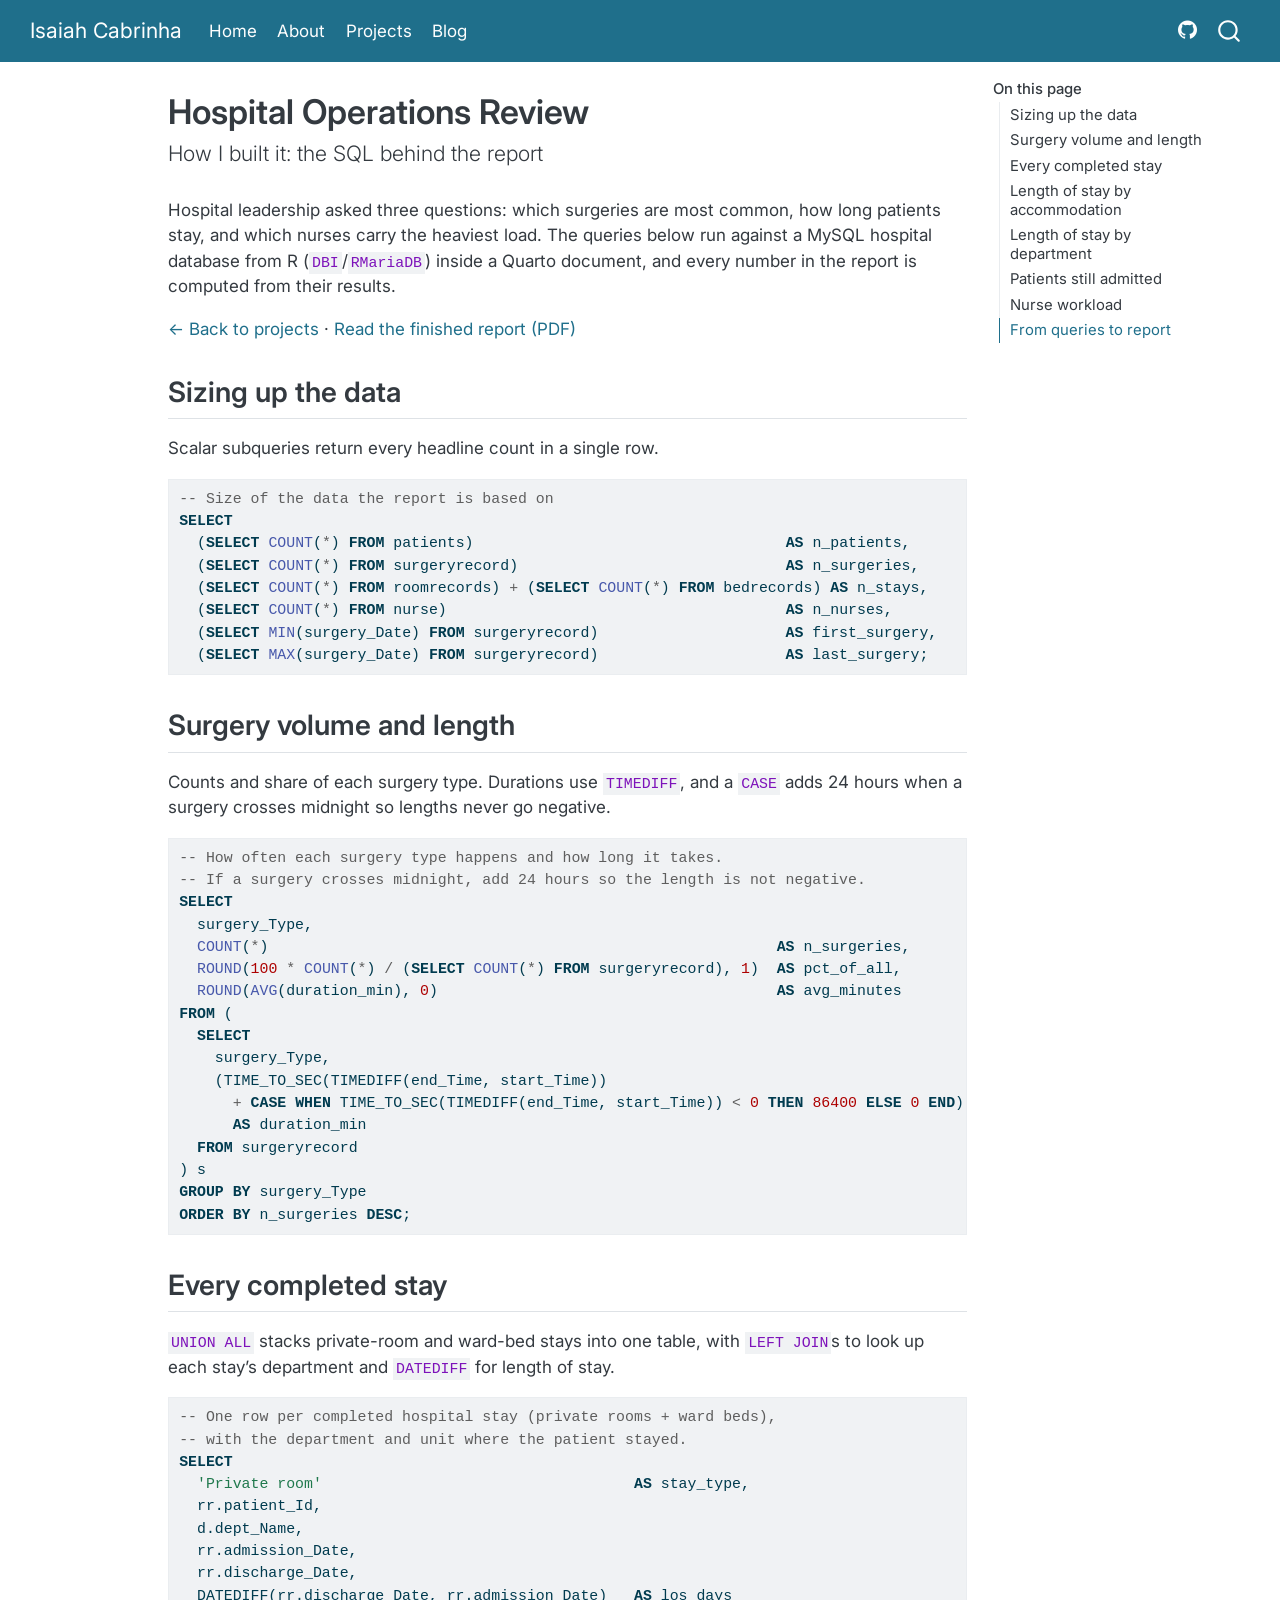
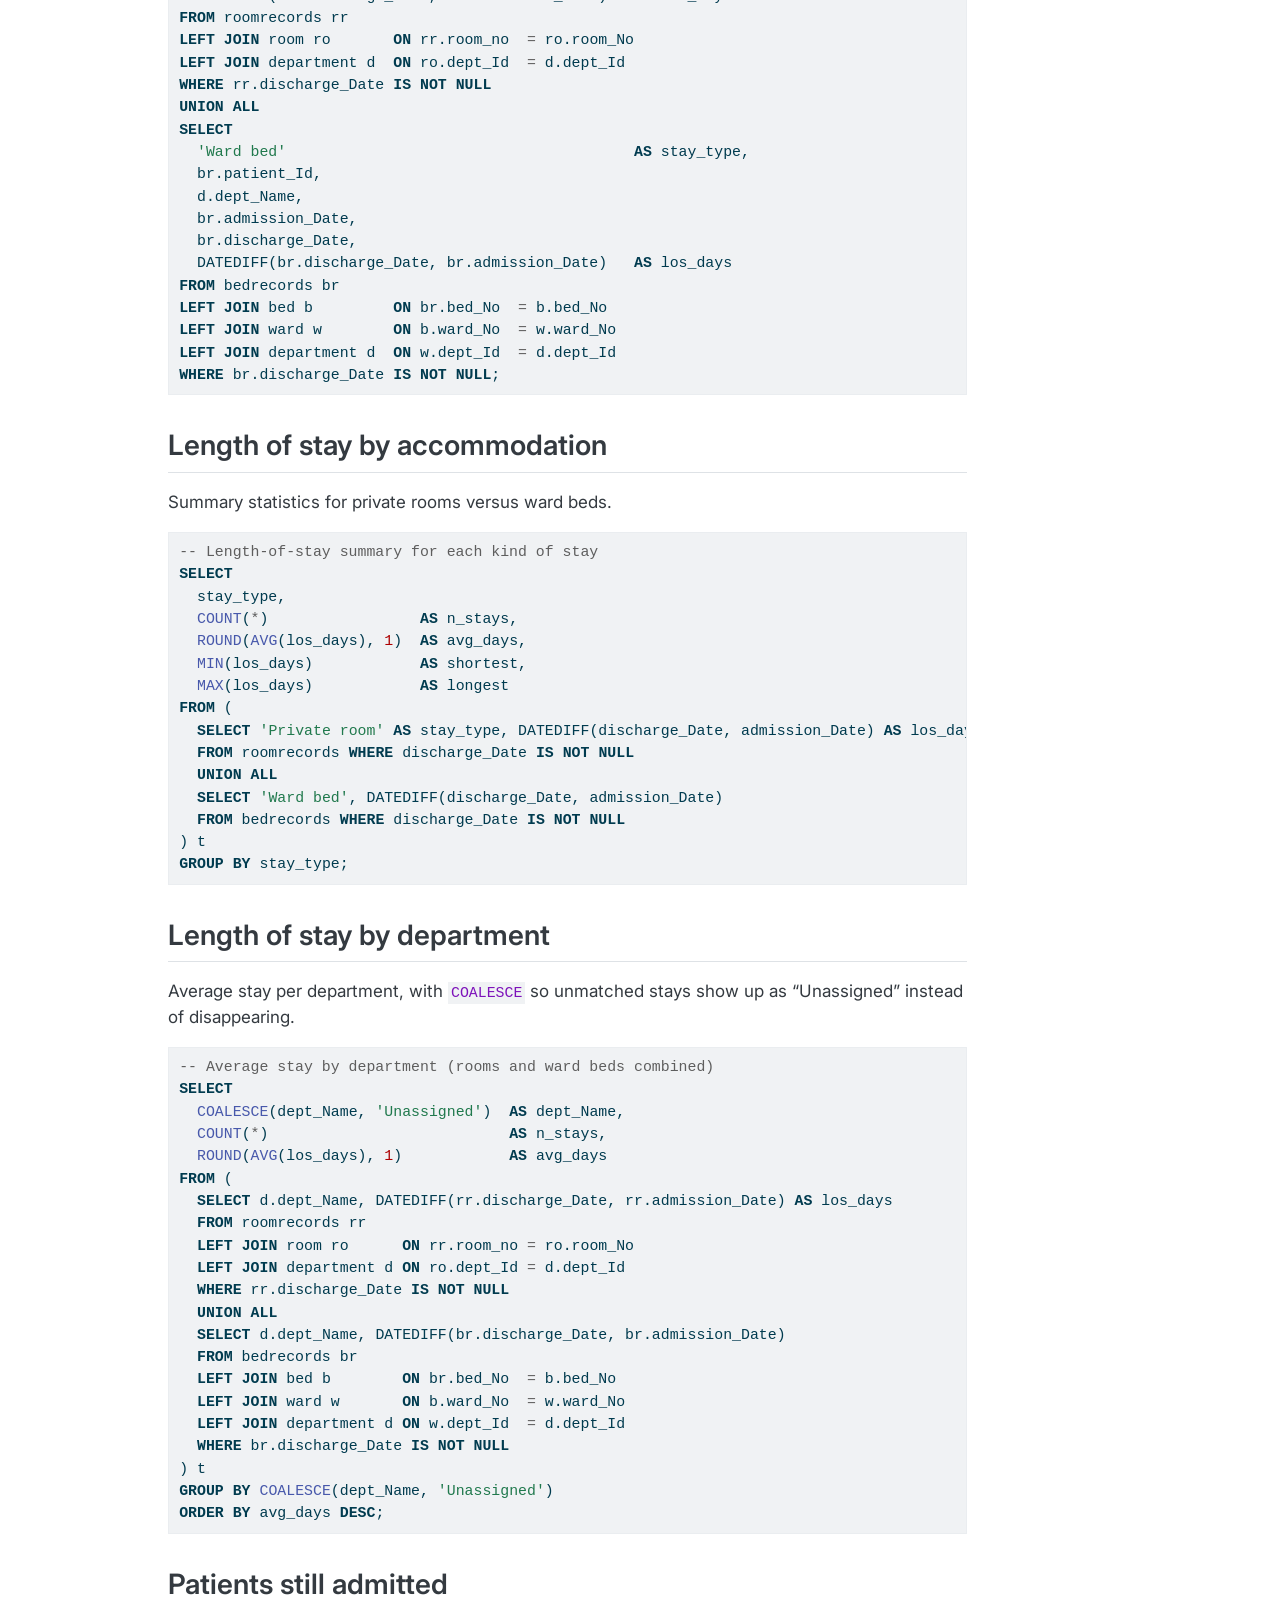
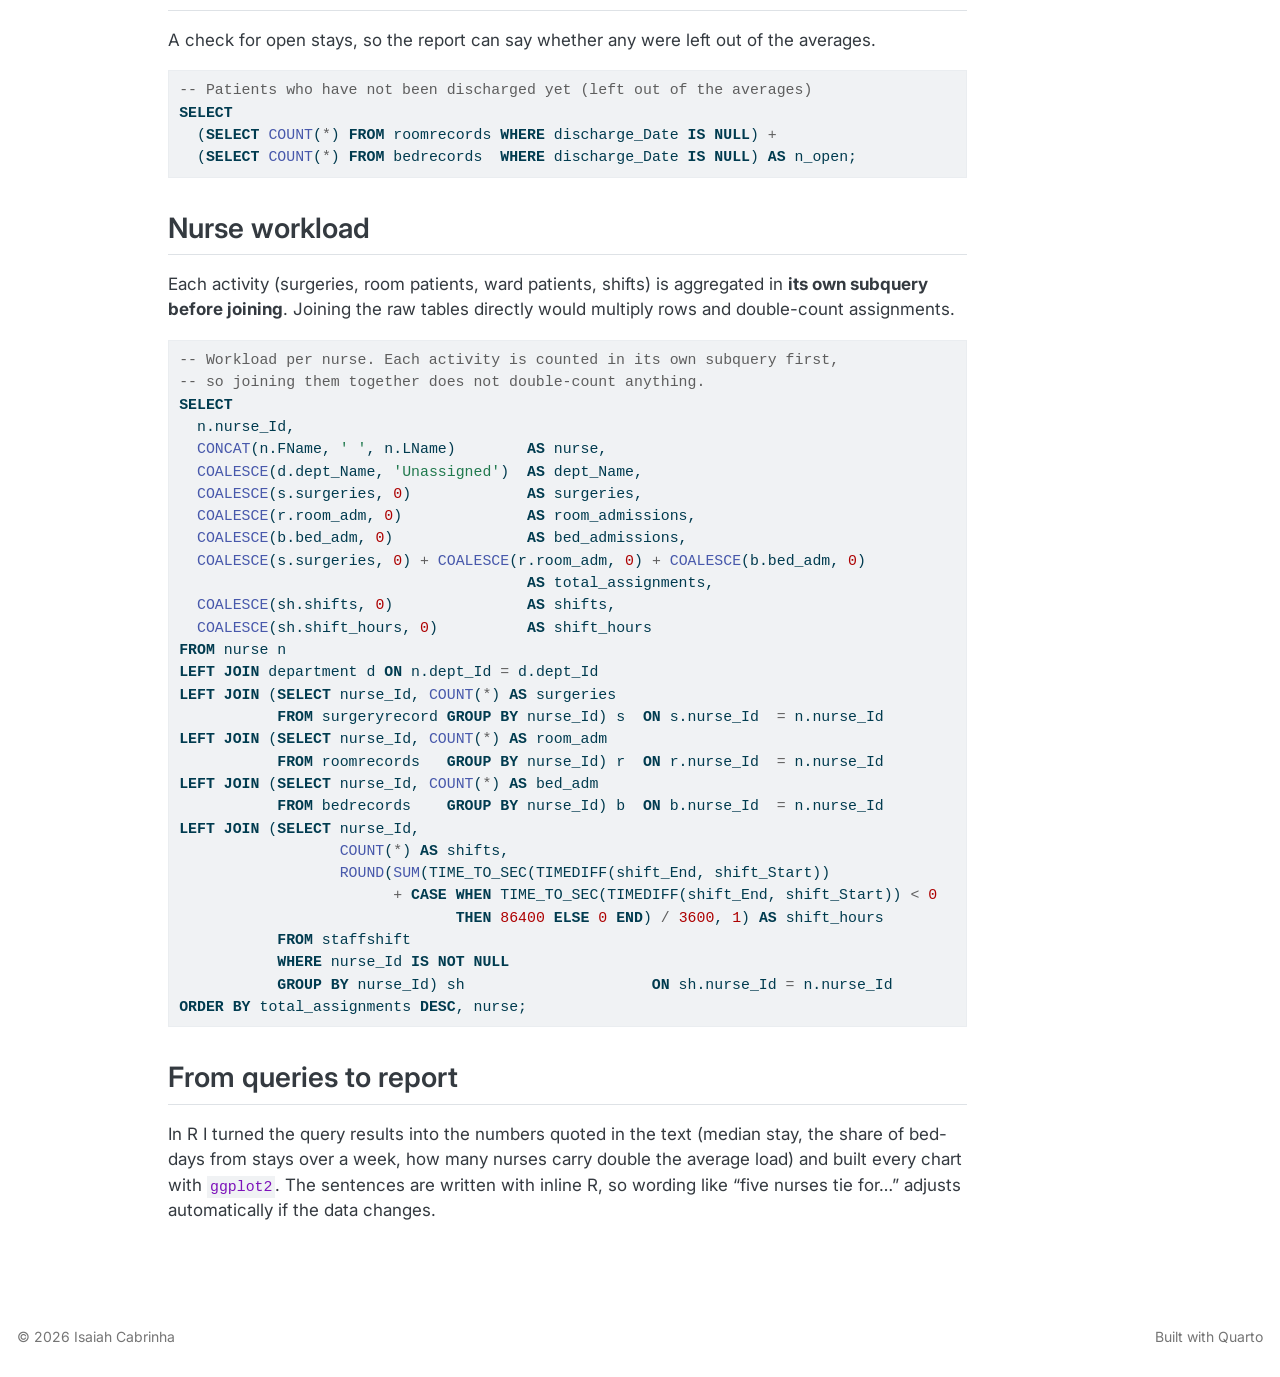
<file: docs/projects/hospital-sql.html>
<!DOCTYPE html>
<html xmlns="http://www.w3.org/1999/xhtml" lang="en" xml:lang="en"><head>

<meta charset="utf-8">
<meta name="generator" content="quarto-1.10.18">

<meta name="viewport" content="width=device-width, initial-scale=1.0, user-scalable=yes">


<title>Hospital Operations Review – Isaiah Cabrinha</title>
<style>
/* Default styles provided by pandoc.
** See https://pandoc.org/MANUAL.html#variables-for-html for config info.
*/
span.smallcaps{font-variant: small-caps;}
div.columns{display: flex; gap: 1.5em;}
div.column{flex: auto;}
@media screen {
div.columns{gap: min(4vw, 1.5em);}
div.column{overflow-x: auto;}
}
div.hanging-indent{margin-left: 1.5em; text-indent: -1.5em;}
ul.task-list{list-style: none;}
ul.task-list li input[type="checkbox"] {
  width: 0.8em;
  margin: 0 0.8em 0.2em -1em; /* quarto-specific, see https://github.com/quarto-dev/quarto-cli/issues/4556 */ 
  vertical-align: middle;
}
/* CSS for syntax highlighting */
html { -webkit-text-size-adjust: 100%; }
pre > code.sourceCode { white-space: pre; position: relative; }
pre > code.sourceCode > span { display: inline-block; line-height: 1.25; }
pre > code.sourceCode > span:empty { height: 1.2em; }
.sourceCode { overflow: visible; }
code.sourceCode > span { color: inherit; text-decoration: inherit; }
div.sourceCode { margin: 1em 0; }
pre.sourceCode { margin: 0; }
@media screen {
div.sourceCode { overflow: auto; }
}
@media print {
pre > code.sourceCode { white-space: pre-wrap; }
pre > code.sourceCode > span { text-indent: -5em; padding-left: 5em; }
}
pre.numberSource code
  { counter-reset: source-line 0; }
pre.numberSource code > span
  { position: relative; left: -4em; counter-increment: source-line; }
pre.numberSource code > span > a:first-child::before
  { content: counter(source-line);
    position: relative; left: -1em; text-align: right; vertical-align: baseline;
    border: none; display: inline-block;
    -webkit-touch-callout: none; -webkit-user-select: none;
    -khtml-user-select: none; -moz-user-select: none;
    -ms-user-select: none; user-select: none;
    padding: 0 4px; width: 4em;
  }
pre.numberSource { margin-left: 3em;  padding-left: 4px; }
div.sourceCode
  {   }
@media screen {
pre > code.sourceCode > span > a:first-child::before { text-decoration: underline; }
}
</style>


<script src="../site_libs/quarto-nav/quarto-nav.js"></script>
<script src="../site_libs/quarto-nav/headroom.min.js"></script>
<script src="../site_libs/clipboard/clipboard.min.js"></script>
<script src="../site_libs/quarto-search/autocomplete.umd.js"></script>
<script src="../site_libs/quarto-search/fuse.min.js"></script>
<script src="../site_libs/quarto-search/quarto-search.js"></script>
<meta name="quarto:offset" content="../">
<script src="../site_libs/quarto-html/quarto.js" type="module"></script>
<script src="../site_libs/quarto-html/tabsets/tabsets.js" type="module"></script>
<script src="../site_libs/quarto-html/popper.min.js"></script>
<script src="../site_libs/quarto-html/tippy.umd.min.js"></script>
<script src="../site_libs/quarto-html/anchor.min.js"></script>
<link href="../site_libs/quarto-html/tippy.css" rel="stylesheet">
<link href="../site_libs/quarto-html/quarto-syntax-highlighting-64a204ab8560d761af7679ceaba22944.css" rel="stylesheet" id="quarto-text-highlighting-styles">
<script src="../site_libs/bootstrap/bootstrap.min.js"></script>
<link href="../site_libs/bootstrap/bootstrap-icons.css" rel="stylesheet">
<link href="../site_libs/bootstrap/bootstrap-7b19028cf12f9340190ed411bddb90e6.min.css" rel="stylesheet" append-hash="true" id="quarto-bootstrap" data-mode="light">
<script id="quarto-search-options" type="application/json">{
  "location": "navbar",
  "copy-button": false,
  "collapse-after": 3,
  "panel-placement": "end",
  "type": "overlay",
  "limit": 50,
  "keyboard-shortcut": [
    "f",
    "/",
    "s"
  ],
  "show-item-context": false,
  "language": {
    "search-no-results-text": "No results",
    "search-matching-documents-text": "matching documents",
    "search-copy-link-title": "Copy link to search",
    "search-hide-matches-text": "Hide additional matches",
    "search-more-match-text": "more match in this document",
    "search-more-matches-text": "more matches in this document",
    "search-clear-button-title": "Clear",
    "search-text-placeholder": "",
    "search-detached-cancel-button-title": "Cancel",
    "search-submit-button-title": "Submit",
    "search-label": "Search"
  }
}</script>
<style>html{ scroll-behavior: smooth; }</style>


<link rel="stylesheet" href="../styles.css">
</head>

<body class="nav-fixed quarto-light">

<div id="quarto-search-results"></div>
  <header id="quarto-header" class="headroom fixed-top">
    <nav class="navbar navbar-expand-lg " data-bs-theme="dark">
      <div class="navbar-container container-fluid">
      <div class="navbar-brand-container mx-auto">
    <a class="navbar-brand" href="../index.html">
    <span class="navbar-title">Isaiah Cabrinha</span>
    </a>
  </div>
            <div id="quarto-search" class="" title="Search"></div>
          <button class="navbar-toggler" type="button" data-bs-toggle="collapse" data-bs-target="#navbarCollapse" aria-controls="navbarCollapse" role="menu" aria-expanded="false" aria-label="Toggle navigation" onclick="if (window.quartoToggleHeadroom) { window.quartoToggleHeadroom(); }">
  <span class="navbar-toggler-icon"></span>
</button>
          <div class="collapse navbar-collapse" id="navbarCollapse">
            <ul class="navbar-nav navbar-nav-scroll me-auto">
  <li class="nav-item">
    <a class="nav-link" href="../index.html"> 
<span class="menu-text">Home</span></a>
  </li>  
  <li class="nav-item">
    <a class="nav-link" href="../about.html"> 
<span class="menu-text">About</span></a>
  </li>  
  <li class="nav-item">
    <a class="nav-link" href="../projects.html"> 
<span class="menu-text">Projects</span></a>
  </li>  
  <li class="nav-item">
    <a class="nav-link" href="../blogs.html"> 
<span class="menu-text">Blog</span></a>
  </li>  
</ul>
            <ul class="navbar-nav navbar-nav-scroll ms-auto">
  <li class="nav-item compact">
    <a class="nav-link" href="https://github.com/isaiah-cabrinha"> <i class="bi bi-github" role="img" aria-label="GitHub">
</i> 
<span class="menu-text"></span></a>
  </li>  
</ul>
          </div> <!-- /navcollapse -->
            <div class="quarto-navbar-tools">
</div>
      </div> <!-- /container-fluid -->
    </nav>
</header>
<!-- content -->
<div id="quarto-content" class="quarto-container page-columns page-rows-contents page-layout-article page-navbar">
<!-- sidebar -->
<!-- margin-sidebar -->
    <div id="quarto-margin-sidebar" class="sidebar margin-sidebar">
        <nav id="TOC" role="doc-toc" class="toc-active">
    <h2 id="toc-title">On this page</h2>
   
  <ul>
  <li><a href="#sizing-up-the-data" id="toc-sizing-up-the-data" class="nav-link active" data-scroll-target="#sizing-up-the-data">Sizing up the data</a></li>
  <li><a href="#surgery-volume-and-length" id="toc-surgery-volume-and-length" class="nav-link" data-scroll-target="#surgery-volume-and-length">Surgery volume and length</a></li>
  <li><a href="#every-completed-stay" id="toc-every-completed-stay" class="nav-link" data-scroll-target="#every-completed-stay">Every completed stay</a></li>
  <li><a href="#length-of-stay-by-accommodation" id="toc-length-of-stay-by-accommodation" class="nav-link" data-scroll-target="#length-of-stay-by-accommodation">Length of stay by accommodation</a></li>
  <li><a href="#length-of-stay-by-department" id="toc-length-of-stay-by-department" class="nav-link" data-scroll-target="#length-of-stay-by-department">Length of stay by department</a></li>
  <li><a href="#patients-still-admitted" id="toc-patients-still-admitted" class="nav-link" data-scroll-target="#patients-still-admitted">Patients still admitted</a></li>
  <li><a href="#nurse-workload" id="toc-nurse-workload" class="nav-link" data-scroll-target="#nurse-workload">Nurse workload</a></li>
  <li><a href="#from-queries-to-report" id="toc-from-queries-to-report" class="nav-link" data-scroll-target="#from-queries-to-report">From queries to report</a></li>
  </ul>
</nav>
    </div>
<!-- main -->
<main class="content" id="quarto-document-content">

<header id="title-block-header" class="quarto-title-block default">
<div class="quarto-title">
<h1 class="title">Hospital Operations Review</h1>
<p class="subtitle lead">How I built it: the SQL behind the report</p>
</div>



<div class="quarto-title-meta">

    
  
    
  </div>
  


</header>


<p>Hospital leadership asked three questions: which surgeries are most common, how long patients stay, and which nurses carry the heaviest load. The queries below run against a MySQL hospital database from R (<code>DBI</code>/<code>RMariaDB</code>) inside a Quarto document, and every number in the report is computed from their results.</p>
<p><a href="../projects.html">← Back to projects</a> · <a href="../files/Hospital-Operations-Report.pdf">Read the finished report (PDF)</a></p>
<section id="sizing-up-the-data" class="level2">
<h2 class="anchored" data-anchor-id="sizing-up-the-data">Sizing up the data</h2>
<p>Scalar subqueries return every headline count in a single row.</p>
<div class="code-copy-outer-scaffold"><div class="sourceCode" id="cb1"><pre class="sourceCode sql code-with-copy"><code class="sourceCode sql"><span id="cb1-1"><a href="#cb1-1" aria-hidden="true" tabindex="-1"></a><span class="co">-- Size of the data the report is based on</span></span>
<span id="cb1-2"><a href="#cb1-2" aria-hidden="true" tabindex="-1"></a><span class="kw">SELECT</span></span>
<span id="cb1-3"><a href="#cb1-3" aria-hidden="true" tabindex="-1"></a>  (<span class="kw">SELECT</span> <span class="fu">COUNT</span>(<span class="op">*</span>) <span class="kw">FROM</span> patients)                                   <span class="kw">AS</span> n_patients,</span>
<span id="cb1-4"><a href="#cb1-4" aria-hidden="true" tabindex="-1"></a>  (<span class="kw">SELECT</span> <span class="fu">COUNT</span>(<span class="op">*</span>) <span class="kw">FROM</span> surgeryrecord)                              <span class="kw">AS</span> n_surgeries,</span>
<span id="cb1-5"><a href="#cb1-5" aria-hidden="true" tabindex="-1"></a>  (<span class="kw">SELECT</span> <span class="fu">COUNT</span>(<span class="op">*</span>) <span class="kw">FROM</span> roomrecords) <span class="op">+</span> (<span class="kw">SELECT</span> <span class="fu">COUNT</span>(<span class="op">*</span>) <span class="kw">FROM</span> bedrecords) <span class="kw">AS</span> n_stays,</span>
<span id="cb1-6"><a href="#cb1-6" aria-hidden="true" tabindex="-1"></a>  (<span class="kw">SELECT</span> <span class="fu">COUNT</span>(<span class="op">*</span>) <span class="kw">FROM</span> nurse)                                      <span class="kw">AS</span> n_nurses,</span>
<span id="cb1-7"><a href="#cb1-7" aria-hidden="true" tabindex="-1"></a>  (<span class="kw">SELECT</span> <span class="fu">MIN</span>(surgery_Date) <span class="kw">FROM</span> surgeryrecord)                     <span class="kw">AS</span> first_surgery,</span>
<span id="cb1-8"><a href="#cb1-8" aria-hidden="true" tabindex="-1"></a>  (<span class="kw">SELECT</span> <span class="fu">MAX</span>(surgery_Date) <span class="kw">FROM</span> surgeryrecord)                     <span class="kw">AS</span> last_surgery;</span></code></pre></div><button title="Copy to Clipboard" class="code-copy-button"><i class="bi"></i></button></div>
</section>
<section id="surgery-volume-and-length" class="level2">
<h2 class="anchored" data-anchor-id="surgery-volume-and-length">Surgery volume and length</h2>
<p>Counts and share of each surgery type. Durations use <code>TIMEDIFF</code>, and a <code>CASE</code> adds 24 hours when a surgery crosses midnight so lengths never go negative.</p>
<div class="code-copy-outer-scaffold"><div class="sourceCode" id="cb2"><pre class="sourceCode sql code-with-copy"><code class="sourceCode sql"><span id="cb2-1"><a href="#cb2-1" aria-hidden="true" tabindex="-1"></a><span class="co">-- How often each surgery type happens and how long it takes.</span></span>
<span id="cb2-2"><a href="#cb2-2" aria-hidden="true" tabindex="-1"></a><span class="co">-- If a surgery crosses midnight, add 24 hours so the length is not negative.</span></span>
<span id="cb2-3"><a href="#cb2-3" aria-hidden="true" tabindex="-1"></a><span class="kw">SELECT</span></span>
<span id="cb2-4"><a href="#cb2-4" aria-hidden="true" tabindex="-1"></a>  surgery_Type,</span>
<span id="cb2-5"><a href="#cb2-5" aria-hidden="true" tabindex="-1"></a>  <span class="fu">COUNT</span>(<span class="op">*</span>)                                                         <span class="kw">AS</span> n_surgeries,</span>
<span id="cb2-6"><a href="#cb2-6" aria-hidden="true" tabindex="-1"></a>  <span class="fu">ROUND</span>(<span class="dv">100</span> <span class="op">*</span> <span class="fu">COUNT</span>(<span class="op">*</span>) <span class="op">/</span> (<span class="kw">SELECT</span> <span class="fu">COUNT</span>(<span class="op">*</span>) <span class="kw">FROM</span> surgeryrecord), <span class="dv">1</span>)  <span class="kw">AS</span> pct_of_all,</span>
<span id="cb2-7"><a href="#cb2-7" aria-hidden="true" tabindex="-1"></a>  <span class="fu">ROUND</span>(<span class="fu">AVG</span>(duration_min), <span class="dv">0</span>)                                      <span class="kw">AS</span> avg_minutes</span>
<span id="cb2-8"><a href="#cb2-8" aria-hidden="true" tabindex="-1"></a><span class="kw">FROM</span> (</span>
<span id="cb2-9"><a href="#cb2-9" aria-hidden="true" tabindex="-1"></a>  <span class="kw">SELECT</span></span>
<span id="cb2-10"><a href="#cb2-10" aria-hidden="true" tabindex="-1"></a>    surgery_Type,</span>
<span id="cb2-11"><a href="#cb2-11" aria-hidden="true" tabindex="-1"></a>    (TIME_TO_SEC(TIMEDIFF(end_Time, start_Time))</span>
<span id="cb2-12"><a href="#cb2-12" aria-hidden="true" tabindex="-1"></a>      <span class="op">+</span> <span class="cf">CASE</span> <span class="cf">WHEN</span> TIME_TO_SEC(TIMEDIFF(end_Time, start_Time)) <span class="op">&lt;</span> <span class="dv">0</span> <span class="cf">THEN</span> <span class="dv">86400</span> <span class="cf">ELSE</span> <span class="dv">0</span> <span class="cf">END</span>) <span class="op">/</span> <span class="dv">60</span></span>
<span id="cb2-13"><a href="#cb2-13" aria-hidden="true" tabindex="-1"></a>      <span class="kw">AS</span> duration_min</span>
<span id="cb2-14"><a href="#cb2-14" aria-hidden="true" tabindex="-1"></a>  <span class="kw">FROM</span> surgeryrecord</span>
<span id="cb2-15"><a href="#cb2-15" aria-hidden="true" tabindex="-1"></a>) s</span>
<span id="cb2-16"><a href="#cb2-16" aria-hidden="true" tabindex="-1"></a><span class="kw">GROUP</span> <span class="kw">BY</span> surgery_Type</span>
<span id="cb2-17"><a href="#cb2-17" aria-hidden="true" tabindex="-1"></a><span class="kw">ORDER</span> <span class="kw">BY</span> n_surgeries <span class="kw">DESC</span>;</span></code></pre></div><button title="Copy to Clipboard" class="code-copy-button"><i class="bi"></i></button></div>
</section>
<section id="every-completed-stay" class="level2">
<h2 class="anchored" data-anchor-id="every-completed-stay">Every completed stay</h2>
<p><code>UNION ALL</code> stacks private-room and ward-bed stays into one table, with <code>LEFT JOIN</code>s to look up each stay’s department and <code>DATEDIFF</code> for length of stay.</p>
<div class="code-copy-outer-scaffold"><div class="sourceCode" id="cb3"><pre class="sourceCode sql code-with-copy"><code class="sourceCode sql"><span id="cb3-1"><a href="#cb3-1" aria-hidden="true" tabindex="-1"></a><span class="co">-- One row per completed hospital stay (private rooms + ward beds),</span></span>
<span id="cb3-2"><a href="#cb3-2" aria-hidden="true" tabindex="-1"></a><span class="co">-- with the department and unit where the patient stayed.</span></span>
<span id="cb3-3"><a href="#cb3-3" aria-hidden="true" tabindex="-1"></a><span class="kw">SELECT</span></span>
<span id="cb3-4"><a href="#cb3-4" aria-hidden="true" tabindex="-1"></a>  <span class="st">'Private room'</span>                                   <span class="kw">AS</span> stay_type,</span>
<span id="cb3-5"><a href="#cb3-5" aria-hidden="true" tabindex="-1"></a>  rr.patient_Id,</span>
<span id="cb3-6"><a href="#cb3-6" aria-hidden="true" tabindex="-1"></a>  d.dept_Name,</span>
<span id="cb3-7"><a href="#cb3-7" aria-hidden="true" tabindex="-1"></a>  rr.admission_Date,</span>
<span id="cb3-8"><a href="#cb3-8" aria-hidden="true" tabindex="-1"></a>  rr.discharge_Date,</span>
<span id="cb3-9"><a href="#cb3-9" aria-hidden="true" tabindex="-1"></a>  DATEDIFF(rr.discharge_Date, rr.admission_Date)   <span class="kw">AS</span> los_days</span>
<span id="cb3-10"><a href="#cb3-10" aria-hidden="true" tabindex="-1"></a><span class="kw">FROM</span> roomrecords rr</span>
<span id="cb3-11"><a href="#cb3-11" aria-hidden="true" tabindex="-1"></a><span class="kw">LEFT</span> <span class="kw">JOIN</span> room ro       <span class="kw">ON</span> rr.room_no  <span class="op">=</span> ro.room_No</span>
<span id="cb3-12"><a href="#cb3-12" aria-hidden="true" tabindex="-1"></a><span class="kw">LEFT</span> <span class="kw">JOIN</span> department d  <span class="kw">ON</span> ro.dept_Id  <span class="op">=</span> d.dept_Id</span>
<span id="cb3-13"><a href="#cb3-13" aria-hidden="true" tabindex="-1"></a><span class="kw">WHERE</span> rr.discharge_Date <span class="kw">IS</span> <span class="kw">NOT</span> <span class="kw">NULL</span></span>
<span id="cb3-14"><a href="#cb3-14" aria-hidden="true" tabindex="-1"></a><span class="kw">UNION</span> <span class="kw">ALL</span></span>
<span id="cb3-15"><a href="#cb3-15" aria-hidden="true" tabindex="-1"></a><span class="kw">SELECT</span></span>
<span id="cb3-16"><a href="#cb3-16" aria-hidden="true" tabindex="-1"></a>  <span class="st">'Ward bed'</span>                                       <span class="kw">AS</span> stay_type,</span>
<span id="cb3-17"><a href="#cb3-17" aria-hidden="true" tabindex="-1"></a>  br.patient_Id,</span>
<span id="cb3-18"><a href="#cb3-18" aria-hidden="true" tabindex="-1"></a>  d.dept_Name,</span>
<span id="cb3-19"><a href="#cb3-19" aria-hidden="true" tabindex="-1"></a>  br.admission_Date,</span>
<span id="cb3-20"><a href="#cb3-20" aria-hidden="true" tabindex="-1"></a>  br.discharge_Date,</span>
<span id="cb3-21"><a href="#cb3-21" aria-hidden="true" tabindex="-1"></a>  DATEDIFF(br.discharge_Date, br.admission_Date)   <span class="kw">AS</span> los_days</span>
<span id="cb3-22"><a href="#cb3-22" aria-hidden="true" tabindex="-1"></a><span class="kw">FROM</span> bedrecords br</span>
<span id="cb3-23"><a href="#cb3-23" aria-hidden="true" tabindex="-1"></a><span class="kw">LEFT</span> <span class="kw">JOIN</span> bed b         <span class="kw">ON</span> br.bed_No  <span class="op">=</span> b.bed_No</span>
<span id="cb3-24"><a href="#cb3-24" aria-hidden="true" tabindex="-1"></a><span class="kw">LEFT</span> <span class="kw">JOIN</span> ward w        <span class="kw">ON</span> b.ward_No  <span class="op">=</span> w.ward_No</span>
<span id="cb3-25"><a href="#cb3-25" aria-hidden="true" tabindex="-1"></a><span class="kw">LEFT</span> <span class="kw">JOIN</span> department d  <span class="kw">ON</span> w.dept_Id  <span class="op">=</span> d.dept_Id</span>
<span id="cb3-26"><a href="#cb3-26" aria-hidden="true" tabindex="-1"></a><span class="kw">WHERE</span> br.discharge_Date <span class="kw">IS</span> <span class="kw">NOT</span> <span class="kw">NULL</span>;</span></code></pre></div><button title="Copy to Clipboard" class="code-copy-button"><i class="bi"></i></button></div>
</section>
<section id="length-of-stay-by-accommodation" class="level2">
<h2 class="anchored" data-anchor-id="length-of-stay-by-accommodation">Length of stay by accommodation</h2>
<p>Summary statistics for private rooms versus ward beds.</p>
<div class="code-copy-outer-scaffold"><div class="sourceCode" id="cb4"><pre class="sourceCode sql code-with-copy"><code class="sourceCode sql"><span id="cb4-1"><a href="#cb4-1" aria-hidden="true" tabindex="-1"></a><span class="co">-- Length-of-stay summary for each kind of stay</span></span>
<span id="cb4-2"><a href="#cb4-2" aria-hidden="true" tabindex="-1"></a><span class="kw">SELECT</span></span>
<span id="cb4-3"><a href="#cb4-3" aria-hidden="true" tabindex="-1"></a>  stay_type,</span>
<span id="cb4-4"><a href="#cb4-4" aria-hidden="true" tabindex="-1"></a>  <span class="fu">COUNT</span>(<span class="op">*</span>)                 <span class="kw">AS</span> n_stays,</span>
<span id="cb4-5"><a href="#cb4-5" aria-hidden="true" tabindex="-1"></a>  <span class="fu">ROUND</span>(<span class="fu">AVG</span>(los_days), <span class="dv">1</span>)  <span class="kw">AS</span> avg_days,</span>
<span id="cb4-6"><a href="#cb4-6" aria-hidden="true" tabindex="-1"></a>  <span class="fu">MIN</span>(los_days)            <span class="kw">AS</span> shortest,</span>
<span id="cb4-7"><a href="#cb4-7" aria-hidden="true" tabindex="-1"></a>  <span class="fu">MAX</span>(los_days)            <span class="kw">AS</span> longest</span>
<span id="cb4-8"><a href="#cb4-8" aria-hidden="true" tabindex="-1"></a><span class="kw">FROM</span> (</span>
<span id="cb4-9"><a href="#cb4-9" aria-hidden="true" tabindex="-1"></a>  <span class="kw">SELECT</span> <span class="st">'Private room'</span> <span class="kw">AS</span> stay_type, DATEDIFF(discharge_Date, admission_Date) <span class="kw">AS</span> los_days</span>
<span id="cb4-10"><a href="#cb4-10" aria-hidden="true" tabindex="-1"></a>  <span class="kw">FROM</span> roomrecords <span class="kw">WHERE</span> discharge_Date <span class="kw">IS</span> <span class="kw">NOT</span> <span class="kw">NULL</span></span>
<span id="cb4-11"><a href="#cb4-11" aria-hidden="true" tabindex="-1"></a>  <span class="kw">UNION</span> <span class="kw">ALL</span></span>
<span id="cb4-12"><a href="#cb4-12" aria-hidden="true" tabindex="-1"></a>  <span class="kw">SELECT</span> <span class="st">'Ward bed'</span>, DATEDIFF(discharge_Date, admission_Date)</span>
<span id="cb4-13"><a href="#cb4-13" aria-hidden="true" tabindex="-1"></a>  <span class="kw">FROM</span> bedrecords <span class="kw">WHERE</span> discharge_Date <span class="kw">IS</span> <span class="kw">NOT</span> <span class="kw">NULL</span></span>
<span id="cb4-14"><a href="#cb4-14" aria-hidden="true" tabindex="-1"></a>) t</span>
<span id="cb4-15"><a href="#cb4-15" aria-hidden="true" tabindex="-1"></a><span class="kw">GROUP</span> <span class="kw">BY</span> stay_type;</span></code></pre></div><button title="Copy to Clipboard" class="code-copy-button"><i class="bi"></i></button></div>
</section>
<section id="length-of-stay-by-department" class="level2">
<h2 class="anchored" data-anchor-id="length-of-stay-by-department">Length of stay by department</h2>
<p>Average stay per department, with <code>COALESCE</code> so unmatched stays show up as “Unassigned” instead of disappearing.</p>
<div class="code-copy-outer-scaffold"><div class="sourceCode" id="cb5"><pre class="sourceCode sql code-with-copy"><code class="sourceCode sql"><span id="cb5-1"><a href="#cb5-1" aria-hidden="true" tabindex="-1"></a><span class="co">-- Average stay by department (rooms and ward beds combined)</span></span>
<span id="cb5-2"><a href="#cb5-2" aria-hidden="true" tabindex="-1"></a><span class="kw">SELECT</span></span>
<span id="cb5-3"><a href="#cb5-3" aria-hidden="true" tabindex="-1"></a>  <span class="fu">COALESCE</span>(dept_Name, <span class="st">'Unassigned'</span>)  <span class="kw">AS</span> dept_Name,</span>
<span id="cb5-4"><a href="#cb5-4" aria-hidden="true" tabindex="-1"></a>  <span class="fu">COUNT</span>(<span class="op">*</span>)                           <span class="kw">AS</span> n_stays,</span>
<span id="cb5-5"><a href="#cb5-5" aria-hidden="true" tabindex="-1"></a>  <span class="fu">ROUND</span>(<span class="fu">AVG</span>(los_days), <span class="dv">1</span>)            <span class="kw">AS</span> avg_days</span>
<span id="cb5-6"><a href="#cb5-6" aria-hidden="true" tabindex="-1"></a><span class="kw">FROM</span> (</span>
<span id="cb5-7"><a href="#cb5-7" aria-hidden="true" tabindex="-1"></a>  <span class="kw">SELECT</span> d.dept_Name, DATEDIFF(rr.discharge_Date, rr.admission_Date) <span class="kw">AS</span> los_days</span>
<span id="cb5-8"><a href="#cb5-8" aria-hidden="true" tabindex="-1"></a>  <span class="kw">FROM</span> roomrecords rr</span>
<span id="cb5-9"><a href="#cb5-9" aria-hidden="true" tabindex="-1"></a>  <span class="kw">LEFT</span> <span class="kw">JOIN</span> room ro      <span class="kw">ON</span> rr.room_no <span class="op">=</span> ro.room_No</span>
<span id="cb5-10"><a href="#cb5-10" aria-hidden="true" tabindex="-1"></a>  <span class="kw">LEFT</span> <span class="kw">JOIN</span> department d <span class="kw">ON</span> ro.dept_Id <span class="op">=</span> d.dept_Id</span>
<span id="cb5-11"><a href="#cb5-11" aria-hidden="true" tabindex="-1"></a>  <span class="kw">WHERE</span> rr.discharge_Date <span class="kw">IS</span> <span class="kw">NOT</span> <span class="kw">NULL</span></span>
<span id="cb5-12"><a href="#cb5-12" aria-hidden="true" tabindex="-1"></a>  <span class="kw">UNION</span> <span class="kw">ALL</span></span>
<span id="cb5-13"><a href="#cb5-13" aria-hidden="true" tabindex="-1"></a>  <span class="kw">SELECT</span> d.dept_Name, DATEDIFF(br.discharge_Date, br.admission_Date)</span>
<span id="cb5-14"><a href="#cb5-14" aria-hidden="true" tabindex="-1"></a>  <span class="kw">FROM</span> bedrecords br</span>
<span id="cb5-15"><a href="#cb5-15" aria-hidden="true" tabindex="-1"></a>  <span class="kw">LEFT</span> <span class="kw">JOIN</span> bed b        <span class="kw">ON</span> br.bed_No  <span class="op">=</span> b.bed_No</span>
<span id="cb5-16"><a href="#cb5-16" aria-hidden="true" tabindex="-1"></a>  <span class="kw">LEFT</span> <span class="kw">JOIN</span> ward w       <span class="kw">ON</span> b.ward_No  <span class="op">=</span> w.ward_No</span>
<span id="cb5-17"><a href="#cb5-17" aria-hidden="true" tabindex="-1"></a>  <span class="kw">LEFT</span> <span class="kw">JOIN</span> department d <span class="kw">ON</span> w.dept_Id  <span class="op">=</span> d.dept_Id</span>
<span id="cb5-18"><a href="#cb5-18" aria-hidden="true" tabindex="-1"></a>  <span class="kw">WHERE</span> br.discharge_Date <span class="kw">IS</span> <span class="kw">NOT</span> <span class="kw">NULL</span></span>
<span id="cb5-19"><a href="#cb5-19" aria-hidden="true" tabindex="-1"></a>) t</span>
<span id="cb5-20"><a href="#cb5-20" aria-hidden="true" tabindex="-1"></a><span class="kw">GROUP</span> <span class="kw">BY</span> <span class="fu">COALESCE</span>(dept_Name, <span class="st">'Unassigned'</span>)</span>
<span id="cb5-21"><a href="#cb5-21" aria-hidden="true" tabindex="-1"></a><span class="kw">ORDER</span> <span class="kw">BY</span> avg_days <span class="kw">DESC</span>;</span></code></pre></div><button title="Copy to Clipboard" class="code-copy-button"><i class="bi"></i></button></div>
</section>
<section id="patients-still-admitted" class="level2">
<h2 class="anchored" data-anchor-id="patients-still-admitted">Patients still admitted</h2>
<p>A check for open stays, so the report can say whether any were left out of the averages.</p>
<div class="code-copy-outer-scaffold"><div class="sourceCode" id="cb6"><pre class="sourceCode sql code-with-copy"><code class="sourceCode sql"><span id="cb6-1"><a href="#cb6-1" aria-hidden="true" tabindex="-1"></a><span class="co">-- Patients who have not been discharged yet (left out of the averages)</span></span>
<span id="cb6-2"><a href="#cb6-2" aria-hidden="true" tabindex="-1"></a><span class="kw">SELECT</span></span>
<span id="cb6-3"><a href="#cb6-3" aria-hidden="true" tabindex="-1"></a>  (<span class="kw">SELECT</span> <span class="fu">COUNT</span>(<span class="op">*</span>) <span class="kw">FROM</span> roomrecords <span class="kw">WHERE</span> discharge_Date <span class="kw">IS</span> <span class="kw">NULL</span>) <span class="op">+</span></span>
<span id="cb6-4"><a href="#cb6-4" aria-hidden="true" tabindex="-1"></a>  (<span class="kw">SELECT</span> <span class="fu">COUNT</span>(<span class="op">*</span>) <span class="kw">FROM</span> bedrecords  <span class="kw">WHERE</span> discharge_Date <span class="kw">IS</span> <span class="kw">NULL</span>) <span class="kw">AS</span> n_open;</span></code></pre></div><button title="Copy to Clipboard" class="code-copy-button"><i class="bi"></i></button></div>
</section>
<section id="nurse-workload" class="level2">
<h2 class="anchored" data-anchor-id="nurse-workload">Nurse workload</h2>
<p>Each activity (surgeries, room patients, ward patients, shifts) is aggregated in <strong>its own subquery before joining</strong>. Joining the raw tables directly would multiply rows and double-count assignments.</p>
<div class="code-copy-outer-scaffold"><div class="sourceCode" id="cb7"><pre class="sourceCode sql code-with-copy"><code class="sourceCode sql"><span id="cb7-1"><a href="#cb7-1" aria-hidden="true" tabindex="-1"></a><span class="co">-- Workload per nurse. Each activity is counted in its own subquery first,</span></span>
<span id="cb7-2"><a href="#cb7-2" aria-hidden="true" tabindex="-1"></a><span class="co">-- so joining them together does not double-count anything.</span></span>
<span id="cb7-3"><a href="#cb7-3" aria-hidden="true" tabindex="-1"></a><span class="kw">SELECT</span></span>
<span id="cb7-4"><a href="#cb7-4" aria-hidden="true" tabindex="-1"></a>  n.nurse_Id,</span>
<span id="cb7-5"><a href="#cb7-5" aria-hidden="true" tabindex="-1"></a>  <span class="fu">CONCAT</span>(n.FName, <span class="st">' '</span>, n.LName)        <span class="kw">AS</span> nurse,</span>
<span id="cb7-6"><a href="#cb7-6" aria-hidden="true" tabindex="-1"></a>  <span class="fu">COALESCE</span>(d.dept_Name, <span class="st">'Unassigned'</span>)  <span class="kw">AS</span> dept_Name,</span>
<span id="cb7-7"><a href="#cb7-7" aria-hidden="true" tabindex="-1"></a>  <span class="fu">COALESCE</span>(s.surgeries, <span class="dv">0</span>)             <span class="kw">AS</span> surgeries,</span>
<span id="cb7-8"><a href="#cb7-8" aria-hidden="true" tabindex="-1"></a>  <span class="fu">COALESCE</span>(r.room_adm, <span class="dv">0</span>)              <span class="kw">AS</span> room_admissions,</span>
<span id="cb7-9"><a href="#cb7-9" aria-hidden="true" tabindex="-1"></a>  <span class="fu">COALESCE</span>(b.bed_adm, <span class="dv">0</span>)               <span class="kw">AS</span> bed_admissions,</span>
<span id="cb7-10"><a href="#cb7-10" aria-hidden="true" tabindex="-1"></a>  <span class="fu">COALESCE</span>(s.surgeries, <span class="dv">0</span>) <span class="op">+</span> <span class="fu">COALESCE</span>(r.room_adm, <span class="dv">0</span>) <span class="op">+</span> <span class="fu">COALESCE</span>(b.bed_adm, <span class="dv">0</span>)</span>
<span id="cb7-11"><a href="#cb7-11" aria-hidden="true" tabindex="-1"></a>                                       <span class="kw">AS</span> total_assignments,</span>
<span id="cb7-12"><a href="#cb7-12" aria-hidden="true" tabindex="-1"></a>  <span class="fu">COALESCE</span>(sh.shifts, <span class="dv">0</span>)               <span class="kw">AS</span> shifts,</span>
<span id="cb7-13"><a href="#cb7-13" aria-hidden="true" tabindex="-1"></a>  <span class="fu">COALESCE</span>(sh.shift_hours, <span class="dv">0</span>)          <span class="kw">AS</span> shift_hours</span>
<span id="cb7-14"><a href="#cb7-14" aria-hidden="true" tabindex="-1"></a><span class="kw">FROM</span> nurse n</span>
<span id="cb7-15"><a href="#cb7-15" aria-hidden="true" tabindex="-1"></a><span class="kw">LEFT</span> <span class="kw">JOIN</span> department d <span class="kw">ON</span> n.dept_Id <span class="op">=</span> d.dept_Id</span>
<span id="cb7-16"><a href="#cb7-16" aria-hidden="true" tabindex="-1"></a><span class="kw">LEFT</span> <span class="kw">JOIN</span> (<span class="kw">SELECT</span> nurse_Id, <span class="fu">COUNT</span>(<span class="op">*</span>) <span class="kw">AS</span> surgeries</span>
<span id="cb7-17"><a href="#cb7-17" aria-hidden="true" tabindex="-1"></a>           <span class="kw">FROM</span> surgeryrecord <span class="kw">GROUP</span> <span class="kw">BY</span> nurse_Id) s  <span class="kw">ON</span> s.nurse_Id  <span class="op">=</span> n.nurse_Id</span>
<span id="cb7-18"><a href="#cb7-18" aria-hidden="true" tabindex="-1"></a><span class="kw">LEFT</span> <span class="kw">JOIN</span> (<span class="kw">SELECT</span> nurse_Id, <span class="fu">COUNT</span>(<span class="op">*</span>) <span class="kw">AS</span> room_adm</span>
<span id="cb7-19"><a href="#cb7-19" aria-hidden="true" tabindex="-1"></a>           <span class="kw">FROM</span> roomrecords   <span class="kw">GROUP</span> <span class="kw">BY</span> nurse_Id) r  <span class="kw">ON</span> r.nurse_Id  <span class="op">=</span> n.nurse_Id</span>
<span id="cb7-20"><a href="#cb7-20" aria-hidden="true" tabindex="-1"></a><span class="kw">LEFT</span> <span class="kw">JOIN</span> (<span class="kw">SELECT</span> nurse_Id, <span class="fu">COUNT</span>(<span class="op">*</span>) <span class="kw">AS</span> bed_adm</span>
<span id="cb7-21"><a href="#cb7-21" aria-hidden="true" tabindex="-1"></a>           <span class="kw">FROM</span> bedrecords    <span class="kw">GROUP</span> <span class="kw">BY</span> nurse_Id) b  <span class="kw">ON</span> b.nurse_Id  <span class="op">=</span> n.nurse_Id</span>
<span id="cb7-22"><a href="#cb7-22" aria-hidden="true" tabindex="-1"></a><span class="kw">LEFT</span> <span class="kw">JOIN</span> (<span class="kw">SELECT</span> nurse_Id,</span>
<span id="cb7-23"><a href="#cb7-23" aria-hidden="true" tabindex="-1"></a>                  <span class="fu">COUNT</span>(<span class="op">*</span>) <span class="kw">AS</span> shifts,</span>
<span id="cb7-24"><a href="#cb7-24" aria-hidden="true" tabindex="-1"></a>                  <span class="fu">ROUND</span>(<span class="fu">SUM</span>(TIME_TO_SEC(TIMEDIFF(shift_End, shift_Start))</span>
<span id="cb7-25"><a href="#cb7-25" aria-hidden="true" tabindex="-1"></a>                        <span class="op">+</span> <span class="cf">CASE</span> <span class="cf">WHEN</span> TIME_TO_SEC(TIMEDIFF(shift_End, shift_Start)) <span class="op">&lt;</span> <span class="dv">0</span></span>
<span id="cb7-26"><a href="#cb7-26" aria-hidden="true" tabindex="-1"></a>                               <span class="cf">THEN</span> <span class="dv">86400</span> <span class="cf">ELSE</span> <span class="dv">0</span> <span class="cf">END</span>) <span class="op">/</span> <span class="dv">3600</span>, <span class="dv">1</span>) <span class="kw">AS</span> shift_hours</span>
<span id="cb7-27"><a href="#cb7-27" aria-hidden="true" tabindex="-1"></a>           <span class="kw">FROM</span> staffshift</span>
<span id="cb7-28"><a href="#cb7-28" aria-hidden="true" tabindex="-1"></a>           <span class="kw">WHERE</span> nurse_Id <span class="kw">IS</span> <span class="kw">NOT</span> <span class="kw">NULL</span></span>
<span id="cb7-29"><a href="#cb7-29" aria-hidden="true" tabindex="-1"></a>           <span class="kw">GROUP</span> <span class="kw">BY</span> nurse_Id) sh                     <span class="kw">ON</span> sh.nurse_Id <span class="op">=</span> n.nurse_Id</span>
<span id="cb7-30"><a href="#cb7-30" aria-hidden="true" tabindex="-1"></a><span class="kw">ORDER</span> <span class="kw">BY</span> total_assignments <span class="kw">DESC</span>, nurse;</span></code></pre></div><button title="Copy to Clipboard" class="code-copy-button"><i class="bi"></i></button></div>
</section>
<section id="from-queries-to-report" class="level2">
<h2 class="anchored" data-anchor-id="from-queries-to-report">From queries to report</h2>
<p>In R I turned the query results into the numbers quoted in the text (median stay, the share of bed-days from stays over a week, how many nurses carry double the average load) and built every chart with <code>ggplot2</code>. The sentences are written with inline R, so wording like “five nurses tie for…” adjusts automatically if the data changes.</p>


</section>

</main> <!-- /main -->
<script id="quarto-html-after-body" type="application/javascript">
  window.document.addEventListener("DOMContentLoaded", function (event) {
    const icon = "";
    const anchorJS = new window.AnchorJS();
    anchorJS.options = {
      placement: 'right',
      icon: icon
    };
    anchorJS.add('.anchored');
    const isCodeAnnotation = (el) => {
      for (const clz of el.classList) {
        if (clz.startsWith('code-annotation-')) {                     
          return true;
        }
      }
      return false;
    }
    const onCopySuccess = function(e) {
      // button target
      const button = e.trigger;
      // don't keep focus
      button.blur();
      // flash "checked"
      button.classList.add('code-copy-button-checked');
      var currentTitle = button.getAttribute("title");
      button.setAttribute("title", "Copied!");
      let tooltip;
      if (window.bootstrap) {
        button.setAttribute("data-bs-toggle", "tooltip");
        button.setAttribute("data-bs-placement", "left");
        button.setAttribute("data-bs-title", "Copied!");
        tooltip = new bootstrap.Tooltip(button, 
          { trigger: "manual", 
            customClass: "code-copy-button-tooltip",
            offset: [0, -8]});
        tooltip.show();    
      }
      setTimeout(function() {
        if (tooltip) {
          tooltip.hide();
          button.removeAttribute("data-bs-title");
          button.removeAttribute("data-bs-toggle");
          button.removeAttribute("data-bs-placement");
        }
        button.setAttribute("title", currentTitle);
        button.classList.remove('code-copy-button-checked');
      }, 1000);
      // clear code selection
      e.clearSelection();
    }
    const getTextToCopy = function(trigger) {
      const outerScaffold = trigger.parentElement.cloneNode(true);
      const codeEl = outerScaffold.querySelector('code');
      for (const childEl of codeEl.children) {
        if (isCodeAnnotation(childEl)) {
          childEl.remove();
        }
      }
      return codeEl.innerText;
    }
    const clipboard = new window.ClipboardJS('.code-copy-button:not([data-in-quarto-modal])', {
      text: getTextToCopy
    });
    clipboard.on('success', onCopySuccess);
    if (window.document.getElementById('quarto-embedded-source-code-modal')) {
      const clipboardModal = new window.ClipboardJS('.code-copy-button[data-in-quarto-modal]', {
        text: getTextToCopy,
        container: window.document.getElementById('quarto-embedded-source-code-modal')
      });
      clipboardModal.on('success', onCopySuccess);
    }
      var localhostRegex = new RegExp(/^(?:http|https):\/\/localhost\:?[0-9]*\//);
      var mailtoRegex = new RegExp(/^mailto:/);
        var filterRegex = new RegExp("https:\/\/isaiah-cabrinha\.github\.io");
      var isInternal = (href) => {
          return filterRegex.test(href) || localhostRegex.test(href) || mailtoRegex.test(href);
      }
      // Inspect non-navigation links and adorn them if external
     var links = window.document.querySelectorAll('a[href]:not(.nav-link):not(.navbar-brand):not(.toc-action):not(.sidebar-link):not(.sidebar-item-toggle):not(.pagination-link):not(.no-external):not([aria-hidden]):not(.dropdown-item):not(.quarto-navigation-tool):not(.about-link)');
      for (var i=0; i<links.length; i++) {
        const link = links[i];
        if (!isInternal(link.href)) {
          // undo the damage that might have been done by quarto-nav.js in the case of
          // links that we want to consider external
          if (link.dataset.originalHref !== undefined) {
            link.href = link.dataset.originalHref;
          }
            // target, if specified
            link.setAttribute("target", "_blank");
            if (link.getAttribute("rel") === null) {
              link.setAttribute("rel", "noopener");
            }
        }
      }
    function tippyHover(el, contentFn, onTriggerFn, onUntriggerFn) {
      const config = {
        allowHTML: true,
        maxWidth: 500,
        delay: 100,
        arrow: false,
        appendTo: function(el) {
            return el.parentElement;
        },
        interactive: true,
        interactiveBorder: 10,
        theme: 'quarto',
        placement: 'bottom-start',
      };
      if (contentFn) {
        config.content = contentFn;
      }
      if (onTriggerFn) {
        config.onTrigger = onTriggerFn;
      }
      if (onUntriggerFn) {
        config.onUntrigger = onUntriggerFn;
      }
      window.tippy(el, config); 
    }
    const noterefs = window.document.querySelectorAll('a[role="doc-noteref"]');
    for (var i=0; i<noterefs.length; i++) {
      const ref = noterefs[i];
      tippyHover(ref, function() {
        // use id or data attribute instead here
        let href = ref.getAttribute('data-footnote-href') || ref.getAttribute('href');
        try { href = new URL(href).hash; } catch {}
        const id = href.replace(/^#\/?/, "");
        const note = window.document.getElementById(id);
        if (note) {
          return note.innerHTML;
        } else {
          return "";
        }
      });
    }
    const xrefs = window.document.querySelectorAll('a.quarto-xref');
    const processXRef = (id, note) => {
      // Strip column container classes
      const stripColumnClz = (el) => {
        el.classList.remove("page-full", "page-columns");
        if (el.children) {
          for (const child of el.children) {
            stripColumnClz(child);
          }
        }
      }
      stripColumnClz(note)
      if (id === null || id.startsWith('sec-')) {
        // Special case sections, only their first couple elements
        const container = document.createElement("div");
        if (note.children && note.children.length > 2) {
          container.appendChild(note.children[0].cloneNode(true));
          for (let i = 1; i < note.children.length; i++) {
            const child = note.children[i];
            if (child.tagName === "P" && child.innerText === "") {
              continue;
            } else {
              container.appendChild(child.cloneNode(true));
              break;
            }
          }
          if (window.Quarto?.typesetMath) {
            window.Quarto.typesetMath(container);
          }
          return container.innerHTML
        } else {
          if (window.Quarto?.typesetMath) {
            window.Quarto.typesetMath(note);
          }
          return note.innerHTML;
        }
      } else {
        // Remove any anchor links if they are present
        const anchorLink = note.querySelector('a.anchorjs-link');
        if (anchorLink) {
          anchorLink.remove();
        }
        if (window.Quarto?.typesetMath) {
          window.Quarto.typesetMath(note);
        }
        if (note.classList.contains("callout")) {
          return note.outerHTML;
        } else {
          return note.innerHTML;
        }
      }
    }
    for (var i=0; i<xrefs.length; i++) {
      const xref = xrefs[i];
      tippyHover(xref, undefined, function(instance) {
        instance.disable();
        let url = xref.getAttribute('href');
        let hash = undefined; 
        if (url.startsWith('#')) {
          hash = url;
        } else {
          try { hash = new URL(url).hash; } catch {}
        }
        if (hash) {
          const id = hash.replace(/^#\/?/, "");
          const note = window.document.getElementById(id);
          if (note !== null) {
            try {
              const html = processXRef(id, note.cloneNode(true));
              instance.setContent(html);
            } finally {
              instance.enable();
              instance.show();
            }
          } else {
            // See if we can fetch this
            fetch(url.split('#')[0])
            .then(res => res.text())
            .then(html => {
              const parser = new DOMParser();
              const htmlDoc = parser.parseFromString(html, "text/html");
              const note = htmlDoc.getElementById(id);
              if (note !== null) {
                const html = processXRef(id, note);
                instance.setContent(html);
              } 
            }).finally(() => {
              instance.enable();
              instance.show();
            });
          }
        } else {
          // See if we can fetch a full url (with no hash to target)
          // This is a special case and we should probably do some content thinning / targeting
          fetch(url)
          .then(res => res.text())
          .then(html => {
            const parser = new DOMParser();
            const htmlDoc = parser.parseFromString(html, "text/html");
            const note = htmlDoc.querySelector('main.content');
            if (note !== null) {
              // This should only happen for chapter cross references
              // (since there is no id in the URL)
              // remove the first header
              if (note.children.length > 0 && note.children[0].tagName === "HEADER") {
                note.children[0].remove();
              }
              const html = processXRef(null, note);
              instance.setContent(html);
            } 
          }).finally(() => {
            instance.enable();
            instance.show();
          });
        }
      }, function(instance) {
      });
    }
        let selectedAnnoteEl;
        const selectorForAnnotation = ( cell, annotation) => {
          let cellAttr = 'data-code-cell="' + cell + '"';
          let lineAttr = 'data-code-annotation="' +  annotation + '"';
          const selector = 'span[' + cellAttr + '][' + lineAttr + ']';
          return selector;
        }
        const selectCodeLines = (annoteEl) => {
          const doc = window.document;
          const targetCell = annoteEl.getAttribute("data-target-cell");
          const targetAnnotation = annoteEl.getAttribute("data-target-annotation");
          const annoteSpan = window.document.querySelector(selectorForAnnotation(targetCell, targetAnnotation));
          const lines = annoteSpan.getAttribute("data-code-lines").split(",");
          const lineIds = lines.map((line) => {
            return targetCell + "-" + line;
          })
          let top = null;
          let height = null;
          let parent = null;
          if (lineIds.length > 0) {
              //compute the position of the single el (top and bottom and make a div)
              const el = window.document.getElementById(lineIds[0]);
              top = el.offsetTop;
              height = el.offsetHeight;
              parent = el.parentElement.parentElement;
            if (lineIds.length > 1) {
              const lastEl = window.document.getElementById(lineIds[lineIds.length - 1]);
              const bottom = lastEl.offsetTop + lastEl.offsetHeight;
              height = bottom - top;
            }
            if (top !== null && height !== null && parent !== null) {
              // cook up a div (if necessary) and position it 
              let div = window.document.getElementById("code-annotation-line-highlight");
              if (div === null) {
                div = window.document.createElement("div");
                div.setAttribute("id", "code-annotation-line-highlight");
                div.style.position = 'absolute';
                parent.appendChild(div);
              }
              div.style.top = top - 2 + "px";
              div.style.height = height + 4 + "px";
              div.style.left = 0;
              let gutterDiv = window.document.getElementById("code-annotation-line-highlight-gutter");
              if (gutterDiv === null) {
                gutterDiv = window.document.createElement("div");
                gutterDiv.setAttribute("id", "code-annotation-line-highlight-gutter");
                gutterDiv.style.position = 'absolute';
                const codeCell = window.document.getElementById(targetCell);
                const gutter = codeCell.querySelector('.code-annotation-gutter');
                gutter.appendChild(gutterDiv);
              }
              gutterDiv.style.top = top - 2 + "px";
              gutterDiv.style.height = height + 4 + "px";
            }
            selectedAnnoteEl = annoteEl;
          }
        };
        const unselectCodeLines = () => {
          const elementsIds = ["code-annotation-line-highlight", "code-annotation-line-highlight-gutter"];
          elementsIds.forEach((elId) => {
            const div = window.document.getElementById(elId);
            if (div) {
              div.remove();
            }
          });
          selectedAnnoteEl = undefined;
        };
          // Handle positioning of the toggle
      window.addEventListener(
        "resize",
        throttle(() => {
          elRect = undefined;
          if (selectedAnnoteEl) {
            selectCodeLines(selectedAnnoteEl);
          }
        }, 10)
      );
      function throttle(fn, ms) {
      let throttle = false;
      let timer;
        return (...args) => {
          if(!throttle) { // first call gets through
              fn.apply(this, args);
              throttle = true;
          } else { // all the others get throttled
              if(timer) clearTimeout(timer); // cancel #2
              timer = setTimeout(() => {
                fn.apply(this, args);
                timer = throttle = false;
              }, ms);
          }
        };
      }
        // Attach click handler to the DT
        const annoteDls = window.document.querySelectorAll('dt[data-target-cell]');
        for (const annoteDlNode of annoteDls) {
          annoteDlNode.addEventListener('click', (event) => {
            const clickedEl = event.target;
            if (clickedEl !== selectedAnnoteEl) {
              unselectCodeLines();
              const activeEl = window.document.querySelector('dt[data-target-cell].code-annotation-active');
              if (activeEl) {
                activeEl.classList.remove('code-annotation-active');
              }
              selectCodeLines(clickedEl);
              clickedEl.classList.add('code-annotation-active');
            } else {
              // Unselect the line
              unselectCodeLines();
              clickedEl.classList.remove('code-annotation-active');
            }
          });
        }
    const findCites = (el) => {
      const parentEl = el.parentElement;
      if (parentEl) {
        const cites = parentEl.dataset.cites;
        if (cites) {
          return {
            el,
            cites: cites.split(' ')
          };
        } else {
          return findCites(el.parentElement)
        }
      } else {
        return undefined;
      }
    };
    var bibliorefs = window.document.querySelectorAll('a[role="doc-biblioref"]');
    for (var i=0; i<bibliorefs.length; i++) {
      const ref = bibliorefs[i];
      const citeInfo = findCites(ref);
      if (citeInfo) {
        tippyHover(citeInfo.el, function() {
          var popup = window.document.createElement('div');
          citeInfo.cites.forEach(function(cite) {
            var citeDiv = window.document.createElement('div');
            citeDiv.classList.add('hanging-indent');
            citeDiv.classList.add('csl-entry');
            var biblioDiv = window.document.getElementById('ref-' + cite);
            if (biblioDiv) {
              citeDiv.innerHTML = biblioDiv.innerHTML;
            }
            popup.appendChild(citeDiv);
          });
          return popup.innerHTML;
        });
      }
    }
  });
  </script>
</div> <!-- /content -->
<footer class="footer">
  <div class="nav-footer">
    <div class="nav-footer-left">
<p>© 2026 Isaiah Cabrinha</p>
</div>   
    <div class="nav-footer-center">
      &nbsp;
    </div>
    <div class="nav-footer-right">
<p>Built with <a href="https://quarto.org">Quarto</a></p>
</div>
  </div>
</footer>




<script src="../site_libs/quarto-html/zenscroll-min.js"></script>
</body></html>
</file>
<file: docs/site_libs/quarto-html/tippy.css>
.tippy-box[data-animation=fade][data-state=hidden]{opacity:0}[data-tippy-root]{max-width:calc(100vw - 10px)}.tippy-box{position:relative;background-color:#333;color:#fff;border-radius:4px;font-size:14px;line-height:1.4;white-space:normal;outline:0;transition-property:transform,visibility,opacity}.tippy-box[data-placement^=top]>.tippy-arrow{bottom:0}.tippy-box[data-placement^=top]>.tippy-arrow:before{bottom:-7px;left:0;border-width:8px 8px 0;border-top-color:initial;transform-origin:center top}.tippy-box[data-placement^=bottom]>.tippy-arrow{top:0}.tippy-box[data-placement^=bottom]>.tippy-arrow:before{top:-7px;left:0;border-width:0 8px 8px;border-bottom-color:initial;transform-origin:center bottom}.tippy-box[data-placement^=left]>.tippy-arrow{right:0}.tippy-box[data-placement^=left]>.tippy-arrow:before{border-width:8px 0 8px 8px;border-left-color:initial;right:-7px;transform-origin:center left}.tippy-box[data-placement^=right]>.tippy-arrow{left:0}.tippy-box[data-placement^=right]>.tippy-arrow:before{left:-7px;border-width:8px 8px 8px 0;border-right-color:initial;transform-origin:center right}.tippy-box[data-inertia][data-state=visible]{transition-timing-function:cubic-bezier(.54,1.5,.38,1.11)}.tippy-arrow{width:16px;height:16px;color:#333}.tippy-arrow:before{content:"";position:absolute;border-color:transparent;border-style:solid}.tippy-content{position:relative;padding:5px 9px;z-index:1}
</file>
<file: docs/site_libs/quarto-html/quarto-syntax-highlighting-64a204ab8560d761af7679ceaba22944.css>
/* quarto syntax highlight colors */
:root {
  --quarto-hl-ot-color: #003B4F;
  --quarto-hl-at-color: #657422;
  --quarto-hl-ss-color: #20794D;
  --quarto-hl-an-color: #5E5E5E;
  --quarto-hl-fu-color: #4758AB;
  --quarto-hl-st-color: #20794D;
  --quarto-hl-cf-color: #003B4F;
  --quarto-hl-op-color: #5E5E5E;
  --quarto-hl-er-color: #AD0000;
  --quarto-hl-bn-color: #AD0000;
  --quarto-hl-al-color: #AD0000;
  --quarto-hl-va-color: #111111;
  --quarto-hl-bu-color: inherit;
  --quarto-hl-ex-color: inherit;
  --quarto-hl-pp-color: #AD0000;
  --quarto-hl-in-color: #5E5E5E;
  --quarto-hl-vs-color: #20794D;
  --quarto-hl-wa-color: #5E5E5E;
  --quarto-hl-do-color: #5E5E5E;
  --quarto-hl-im-color: #00769E;
  --quarto-hl-ch-color: #20794D;
  --quarto-hl-dt-color: #AD0000;
  --quarto-hl-fl-color: #AD0000;
  --quarto-hl-co-color: #5E5E5E;
  --quarto-hl-cv-color: #5E5E5E;
  --quarto-hl-cn-color: #8f5902;
  --quarto-hl-sc-color: #5E5E5E;
  --quarto-hl-dv-color: #AD0000;
  --quarto-hl-kw-color: #003B4F;
}

/* other quarto variables */
:root {
  --quarto-font-monospace: SFMono-Regular, Menlo, Monaco, Consolas, "Liberation Mono", "Courier New", monospace;
}

/* syntax highlight based on Pandoc's rules */
pre > code.sourceCode > span {
  color: #003B4F;
}

code.sourceCode > span {
  color: #003B4F;
}

div.sourceCode,
div.sourceCode pre.sourceCode {
  color: #003B4F;
}

/* Normal */
code span {
  color: #003B4F;
}

/* Alert */
code span.al {
  color: #AD0000;
  font-style: inherit;
}

/* Annotation */
code span.an {
  color: #5E5E5E;
  font-style: inherit;
}

/* Attribute */
code span.at {
  color: #657422;
  font-style: inherit;
}

/* BaseN */
code span.bn {
  color: #AD0000;
  font-style: inherit;
}

/* BuiltIn */
code span.bu {
  font-style: inherit;
}

/* ControlFlow */
code span.cf {
  color: #003B4F;
  font-weight: bold;
  font-style: inherit;
}

/* Char */
code span.ch {
  color: #20794D;
  font-style: inherit;
}

/* Constant */
code span.cn {
  color: #8f5902;
  font-style: inherit;
}

/* Comment */
code span.co {
  color: #5E5E5E;
  font-style: inherit;
}

/* CommentVar */
code span.cv {
  color: #5E5E5E;
  font-style: italic;
}

/* Documentation */
code span.do {
  color: #5E5E5E;
  font-style: italic;
}

/* DataType */
code span.dt {
  color: #AD0000;
  font-style: inherit;
}

/* DecVal */
code span.dv {
  color: #AD0000;
  font-style: inherit;
}

/* Error */
code span.er {
  color: #AD0000;
  font-style: inherit;
}

/* Extension */
code span.ex {
  font-style: inherit;
}

/* Float */
code span.fl {
  color: #AD0000;
  font-style: inherit;
}

/* Function */
code span.fu {
  color: #4758AB;
  font-style: inherit;
}

/* Import */
code span.im {
  color: #00769E;
  font-style: inherit;
}

/* Information */
code span.in {
  color: #5E5E5E;
  font-style: inherit;
}

/* Keyword */
code span.kw {
  color: #003B4F;
  font-weight: bold;
  font-style: inherit;
}

/* Operator */
code span.op {
  color: #5E5E5E;
  font-style: inherit;
}

/* Other */
code span.ot {
  color: #003B4F;
  font-style: inherit;
}

/* Preprocessor */
code span.pp {
  color: #AD0000;
  font-style: inherit;
}

/* SpecialChar */
code span.sc {
  color: #5E5E5E;
  font-style: inherit;
}

/* SpecialString */
code span.ss {
  color: #20794D;
  font-style: inherit;
}

/* String */
code span.st {
  color: #20794D;
  font-style: inherit;
}

/* Variable */
code span.va {
  color: #111111;
  font-style: inherit;
}

/* VerbatimString */
code span.vs {
  color: #20794D;
  font-style: inherit;
}

/* Warning */
code span.wa {
  color: #5E5E5E;
  font-style: italic;
}

.prevent-inlining {
  content: "</";
}

/*# sourceMappingURL=9d8d5bb603a83b8298b89080a598c93b.css.map */
</file>
<file: docs/styles.css>
/* css styles */
</file>
